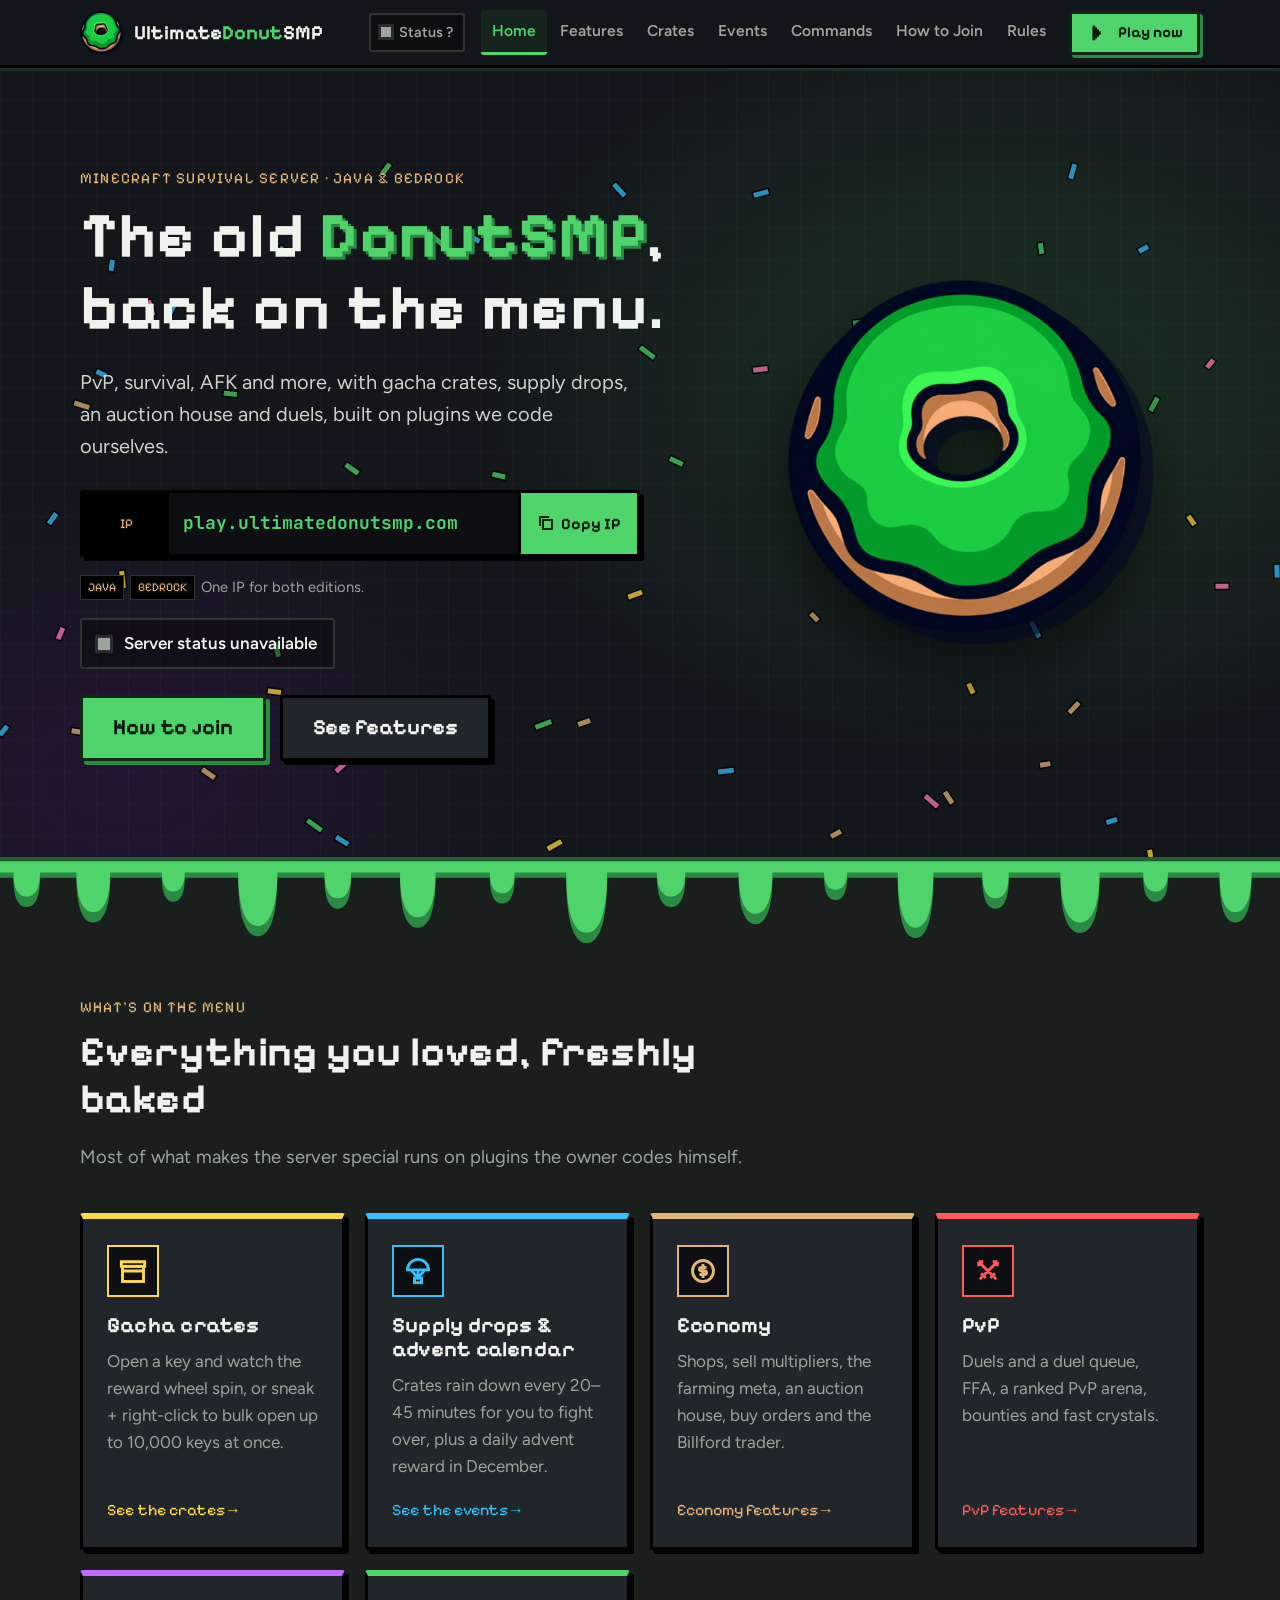
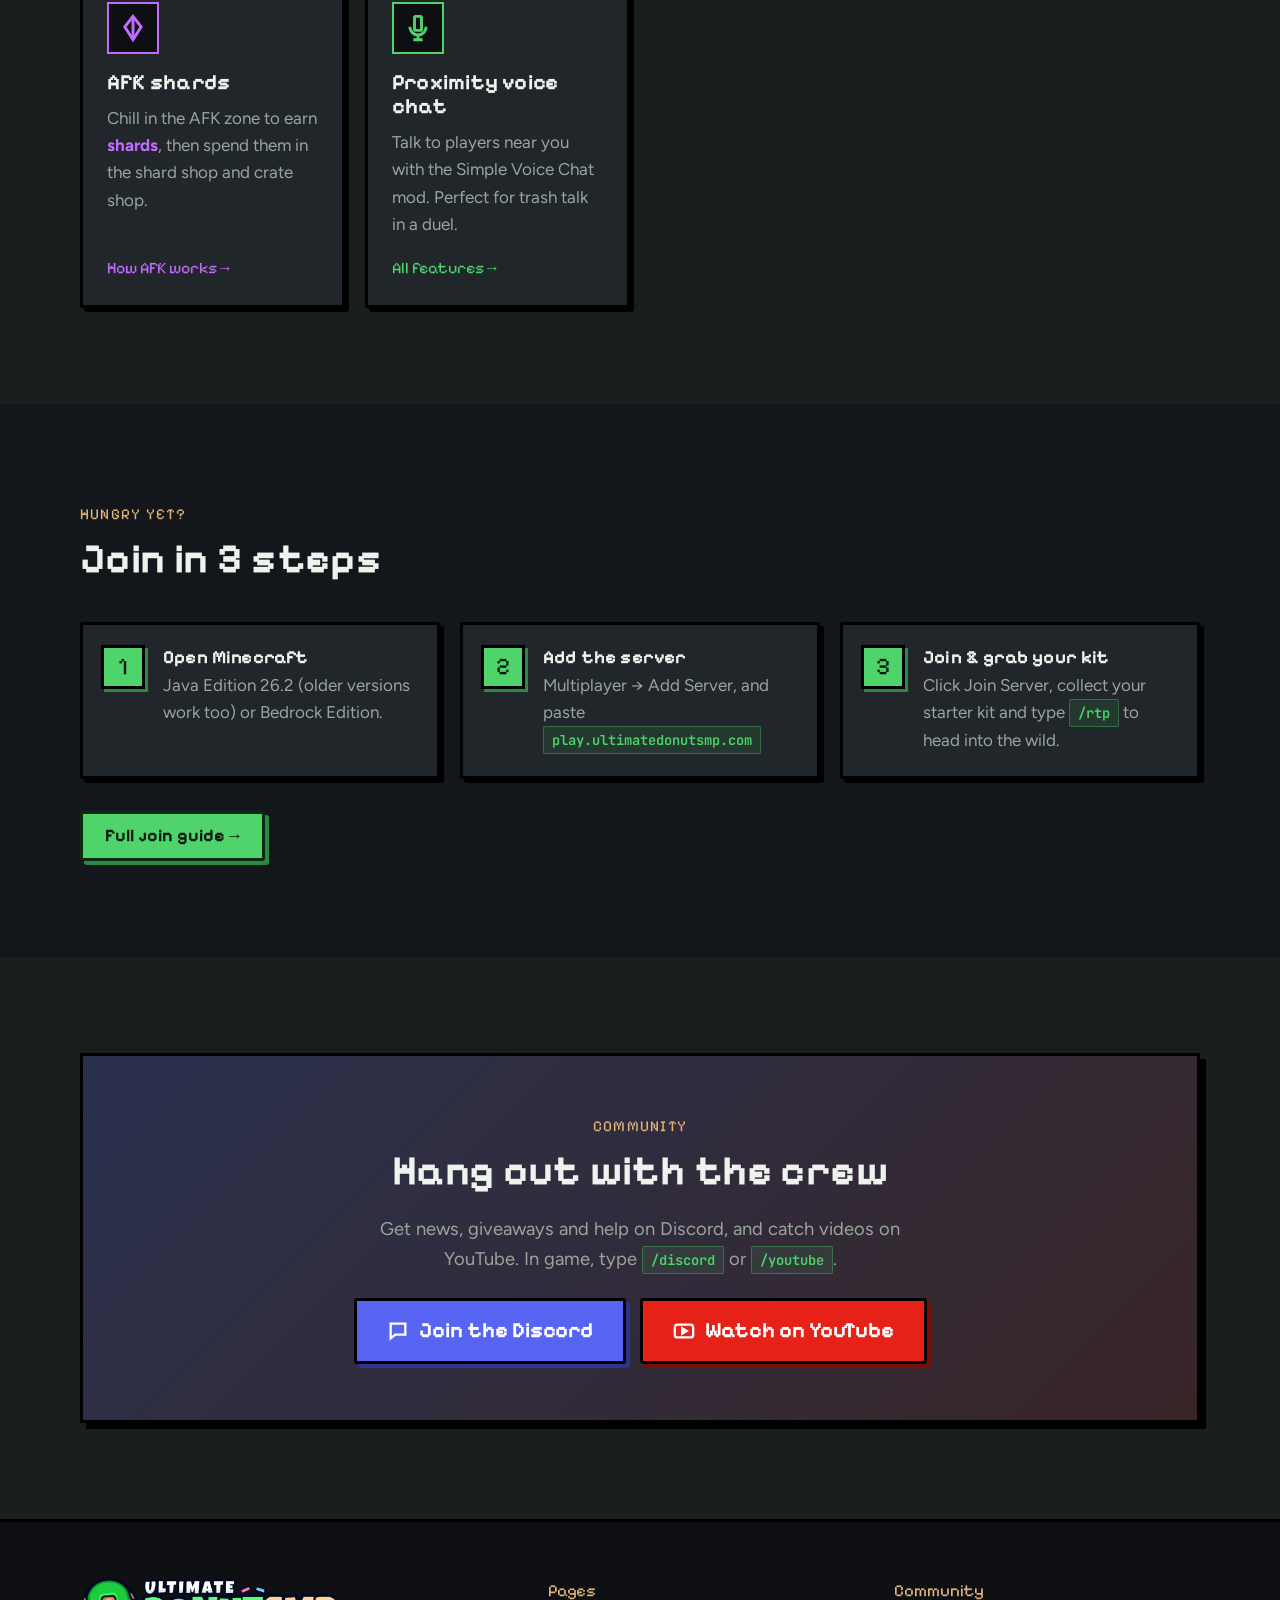
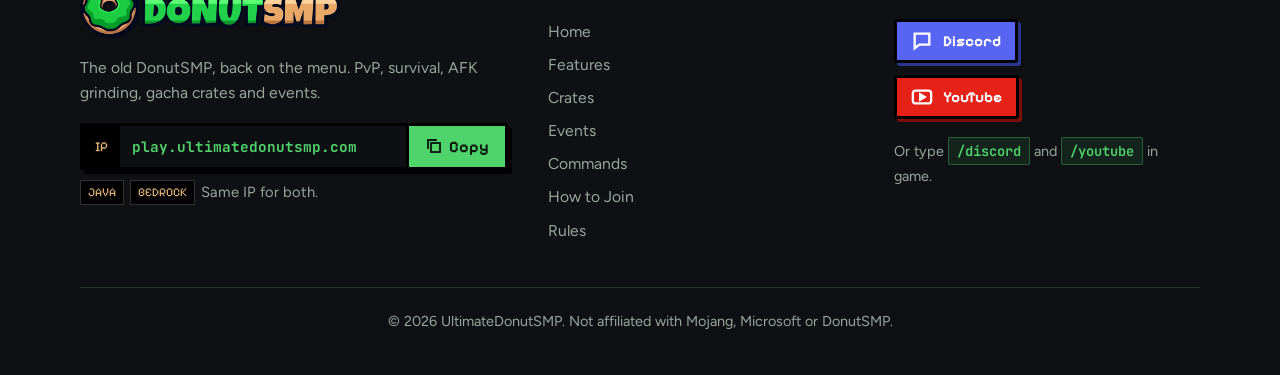
<file: index.html>
<!DOCTYPE html>
<html lang="en">
<head>
  <meta charset="utf-8">
  <meta name="viewport" content="width=device-width, initial-scale=1">
  <title>UltimateDonutSMP – The old DonutSMP, back on the menu</title>
  <meta name="description" content="UltimateDonutSMP is a Minecraft survival server inspired by the old DonutSMP: PvP, AFK shards, gacha crates, supply drops, an auction house and duels. Java and Bedrock.">
  <meta name="theme-color" content="#4FD36B">
  <!-- Favicon -->
  <link rel="icon" type="image/png" href="assets/favicon.png">
  <link rel="apple-touch-icon" href="assets/apple-touch-icon.png">

  <!-- Open Graph (link previews on Discord, etc.)
       TIP: once you have a domain, change og:image to a full URL,
       e.g. https://yourdomain.com/assets/logo.png -->
  <meta property="og:type" content="website">
  <meta property="og:site_name" content="UltimateDonutSMP">
  <meta property="og:title" content="UltimateDonutSMP – The old DonutSMP, back on the menu">
  <meta property="og:description" content="UltimateDonutSMP is a Minecraft survival server inspired by the old DonutSMP: PvP, AFK shards, gacha crates, supply drops, an auction house and duels. Java and Bedrock.">
  <meta property="og:image" content="assets/logo.png">
  <meta name="twitter:card" content="summary">

  <!-- Fonts: Pixelify Sans (headings), Figtree (body), JetBrains Mono (commands) -->
  <link rel="preconnect" href="https://fonts.googleapis.com">
  <link rel="preconnect" href="https://fonts.gstatic.com" crossorigin>
  <link href="https://fonts.googleapis.com/css2?family=Figtree:wght@400;500;600;700;800&family=JetBrains+Mono:wght@500;600;700&family=Pixelify+Sans:wght@500;700&display=swap" rel="stylesheet">

  <link rel="stylesheet" href="assets/css/style.css">
  <!-- Marks that JavaScript is on (used for fade-in animations) -->
  <script>document.documentElement.classList.add("js");</script>
  <script src="assets/js/main.js" defer></script>
</head>
<body>
  <a class="skip-link" href="#main">Skip to content</a>

  <!-- ===== HEADER (same on every page) ===== -->
  <header class="site-header">
    <div class="container">
      <a class="brand" href="index.html">
        <img src="assets/logo.png" alt="" width="44" height="44">
        <span>Ultimate<b>Donut</b>SMP</span>
      </a>
      <!-- Live player count (filled in by main.js, refreshes every 60s). Hidden without JavaScript. -->
      <a class="header-status" href="index.html#server-status" data-status-badge data-state="loading" hidden>
        <span class="status__dot" aria-hidden="true"></span>
        <span class="header-status__text">…</span>
      </a>
      <button class="nav-toggle" type="button" aria-expanded="false" aria-controls="site-nav" aria-label="Open menu">
        <span></span><span></span><span></span>
      </button>
      <nav class="nav" id="site-nav" aria-label="Main">
        <ul class="nav__list">
          <li><a class="nav__link" href="index.html" aria-current="page">Home</a></li>
          <li><a class="nav__link" href="features.html">Features</a></li>
          <li><a class="nav__link" href="crates.html">Crates</a></li>
          <li><a class="nav__link" href="events.html">Events</a></li>
          <li><a class="nav__link" href="commands.html">Commands</a></li>
          <li><a class="nav__link" href="join.html">How to Join</a></li>
          <li><a class="nav__link" href="rules.html">Rules</a></li>
          <li class="nav__play">
            <!-- Copies the server IP. Without JavaScript it links to the join page. -->
            <a class="btn btn--primary btn--small" href="join.html" data-copy="play.ultimatedonutsmp.com" data-copy-toast="IP copied! See you in game">
              <svg viewBox="0 0 24 24" aria-hidden="true"><path fill="currentColor" d="M7 4h3v2h2v2h2v2h2v4h-2v2h-2v2h-2v2H7z"/></svg>
              Play now
            </a>
          </li>
        </ul>
      </nav>
    </div>
  </header>

  <main id="main">

    <!-- ===== HERO ===== -->
    <section class="hero" aria-labelledby="hero-title">
      <!-- Falling sprinkles (drawn by main.js, hidden for reduced motion) -->
      <canvas class="sprinkles" id="sprinkles" aria-hidden="true"></canvas>

      <div class="container hero__inner">
        <div>
          <span class="eyebrow">Minecraft survival server · Java &amp; Bedrock</span>
          <h1 id="hero-title">The old <span class="text-green">DonutSMP</span>, back on the menu.</h1>
          <p class="hero__intro">PvP, survival, AFK and more, with gacha crates, supply drops, an auction house and duels, built on plugins we code ourselves.</p>

          <!-- IP boxes -->
          <div class="ip-stack">
            <div class="copy-box ip-box">
              <span class="copy-box__label">IP</span>
              <code class="copy-box__value" id="ip">play.ultimatedonutsmp.com</code>
              <button class="copy-btn" type="button" data-copy="play.ultimatedonutsmp.com" data-copy-target="#ip" aria-label="Copy server IP">
                <svg viewBox="0 0 24 24" fill="none" stroke="currentColor" stroke-width="2.5" aria-hidden="true"><rect x="8" y="8" width="12" height="12"/><path d="M4 16V4h12"/></svg>
                <span data-copy-label>Copy IP</span>
              </button>
            </div>
          </div>
          <p class="ip-note"><span class="ip-note__tag">JAVA</span><span class="ip-note__tag">BEDROCK</span> One IP for both editions.</p>

          <!-- Live status (filled in by main.js from api.mcsrvstat.us) -->
          <div class="status" id="server-status" data-state="loading" aria-live="polite">
            <span class="status__dot" aria-hidden="true"></span>
            <span class="status__text">Checking server status…</span>
          </div>

          <div class="btn-row">
            <a class="btn btn--primary btn--big" href="join.html">How to join</a>
            <a class="btn btn--big" href="features.html">See features</a>
          </div>
        </div>

        <div class="hero__art">
          <img class="hero__logo" src="assets/logo.png" alt="UltimateDonutSMP logo: a green-frosted donut" width="512" height="512">
        </div>
      </div>

    </section>

    <!-- Green frosting drip edge under the hero (decorative) -->
    <div class="drip" aria-hidden="true">
      <svg viewBox="0 0 1440 104" preserveAspectRatio="none">
        <path fill="#2A8A43" d="M0 0H1440V24L1408 24C1408 58 1402 76 1390 76C1378 76 1372 58 1372 24L1314 24C1314 42 1309 52 1300 52C1291 52 1286 42 1286 24L1237 24C1237 66 1229 88 1215 88C1201 88 1193 66 1193 24L1135 24C1135 47 1130 60 1120 60C1110 60 1105 47 1105 24L1050 24C1050 70 1043 94 1030 94C1017 94 1010 70 1010 24L953 24C953 41 948 50 940 50C932 50 927 41 927 24L869 24C869 59 862 78 850 78C838 78 831 59 831 24L771 24C771 46 765 58 755 58C745 58 739 46 739 24L683 24C683 73 675 100 660 100C645 100 637 73 637 24L579 24C579 44 574 54 565 54C556 54 551 44 551 24L490 24C490 62 483 82 470 82C457 82 450 62 450 24L395 24C395 47 390 60 380 60C370 60 365 47 365 24L312 24C312 68 304 92 290 92C276 92 268 68 268 24L208 24C208 42 203 52 195 52C187 52 182 42 182 24L124 24C124 58 117 76 105 76C93 76 86 58 86 24L45 24C45 46 40 58 30 58C20 58 15 46 15 24L0 24Z"/>
        <path fill="#4FD36B" d="M0 0H1440V18L1408 18C1408 48 1402 64 1390 64C1378 64 1372 48 1372 18L1314 18C1314 32 1309 40 1300 40C1291 40 1286 32 1286 18L1237 18C1237 56 1229 76 1215 76C1201 76 1193 56 1193 18L1135 18C1135 38 1130 48 1120 48C1110 48 1105 38 1105 18L1050 18C1050 60 1043 82 1030 82C1017 82 1010 60 1010 18L953 18C953 31 948 38 940 38C932 38 927 31 927 18L869 18C869 49 862 66 850 66C838 66 831 49 831 18L771 18C771 36 765 46 755 46C745 46 739 36 739 18L683 18C683 64 675 88 660 88C645 88 637 64 637 18L579 18C579 34 574 42 565 42C556 42 551 34 551 18L490 18C490 52 483 70 470 70C457 70 450 52 450 18L395 18C395 38 390 48 380 48C370 48 365 38 365 18L312 18C312 58 304 80 290 80C276 80 268 58 268 18L208 18C208 32 203 40 195 40C187 40 182 32 182 18L124 18C124 48 117 64 105 64C93 64 86 48 86 18L45 18C45 36 40 46 30 46C20 46 15 36 15 18L0 18Z"/>
        <rect y="0" width="1440" height="5" fill="#000" opacity=".55"/>
      </svg>
    </div>

    <!-- ===== FEATURE HIGHLIGHTS ===== -->
    <section class="section section--raised" aria-labelledby="highlights-title">
      <div class="container">
        <div class="section__head reveal">
          <span class="eyebrow">What's on the menu</span>
          <h2 id="highlights-title">Everything you loved, freshly baked</h2>
          <p class="lead">Most of what makes the server special runs on plugins the owner codes himself.</p>
        </div>

        <div class="grid grid--3">
          <a class="card card--yellow reveal" href="crates.html">
            <span class="card__icon"><svg viewBox="0 0 24 24" fill="none" stroke="currentColor" stroke-width="2.5" aria-hidden="true"><rect x="3" y="8" width="18" height="13"/><path d="M3 12h18M2 4h20v4H2z"/></svg></span>
            <h3>Gacha crates</h3>
            <p>Open a key and watch the reward wheel spin, or sneak + right-click to bulk open up to 10,000 keys at once.</p>
            <span class="card__more">See the crates →</span>
          </a>
          <a class="card card--blue reveal" href="events.html">
            <span class="card__icon"><svg viewBox="0 0 24 24" fill="none" stroke="currentColor" stroke-width="2.5" aria-hidden="true"><path d="M3 11a9 9 0 0 1 18 0zM6 11l6 7 6-7M12 11v7"/><rect x="9" y="18" width="6" height="4"/></svg></span>
            <h3>Supply drops &amp; advent calendar</h3>
            <p>Crates rain down every 20–45 minutes for you to fight over, plus a daily advent reward in December.</p>
            <span class="card__more">See the events →</span>
          </a>
          <a class="card card--tan reveal" href="features.html#economy">
            <span class="card__icon"><svg viewBox="0 0 24 24" fill="none" stroke="currentColor" stroke-width="2.5" aria-hidden="true"><circle cx="12" cy="12" r="9"/><path d="M12 6v12M15 9h-4.5a1.5 1.5 0 0 0 0 3h3a1.5 1.5 0 0 1 0 3H9"/></svg></span>
            <h3>Economy</h3>
            <p>Shops, sell multipliers, the farming meta, an auction house, buy orders and the Billford trader.</p>
            <span class="card__more">Economy features →</span>
          </a>
          <a class="card card--red reveal" href="features.html#pvp">
            <span class="card__icon"><svg viewBox="0 0 24 24" fill="none" stroke="currentColor" stroke-width="2.5" aria-hidden="true"><path d="M4 4l11 11M4 4h4M4 4v4M20 4L9 15M20 4h-4M20 4v4M6 14l4 4M18 14l-4 4M5 19l2-2M19 19l-2-2"/></svg></span>
            <h3>PvP</h3>
            <p>Duels and a duel queue, FFA, a ranked PvP arena, bounties and fast crystals.</p>
            <span class="card__more">PvP features →</span>
          </a>
          <a class="card card--purple reveal" href="features.html#afk">
            <span class="card__icon"><svg viewBox="0 0 24 24" fill="none" stroke="currentColor" stroke-width="2.5" aria-hidden="true"><path d="M12 2l7 9-7 11-7-11z"/><path d="M12 2v20"/></svg></span>
            <h3>AFK shards</h3>
            <p>Chill in the AFK zone to earn <span class="shards">shards</span>, then spend them in the shard shop and crate shop.</p>
            <span class="card__more">How AFK works →</span>
          </a>
          <a class="card reveal" href="features.html#voice">
            <span class="card__icon"><svg viewBox="0 0 24 24" fill="none" stroke="currentColor" stroke-width="2.5" aria-hidden="true"><rect x="9" y="2" width="6" height="12" rx="1"/><path d="M5 11a7 7 0 0 0 14 0M12 18v4M8 22h8"/></svg></span>
            <h3>Proximity voice chat</h3>
            <p>Talk to players near you with the Simple Voice Chat mod. Perfect for trash talk in a duel.</p>
            <span class="card__more">All features →</span>
          </a>
        </div>
      </div>
    </section>

    <!-- ===== JOIN IN 3 STEPS ===== -->
    <section class="section" aria-labelledby="steps-title">
      <div class="container">
        <div class="section__head reveal">
          <span class="eyebrow">Hungry yet?</span>
          <h2 id="steps-title">Join in 3 steps</h2>
        </div>
        <ol class="steps">
          <li class="reveal">
            <h3>Open Minecraft</h3>
            <p>Java Edition 26.2 (older versions work too) or Bedrock Edition.</p>
          </li>
          <li class="reveal">
            <h3>Add the server</h3>
            <p>Multiplayer → Add Server, and paste <code class="cmd">play.ultimatedonutsmp.com</code></p>
          </li>
          <li class="reveal">
            <h3>Join &amp; grab your kit</h3>
            <p>Click Join Server, collect your starter kit and type <span class="cmd">/rtp</span> to head into the wild.</p>
          </li>
        </ol>
        <a class="btn btn--primary reveal" href="join.html">Full join guide →</a>
      </div>
    </section>

    <!-- ===== COMMUNITY ===== -->
    <section class="section section--raised" aria-labelledby="community-title">
      <div class="container">
        <div class="community reveal">
          <span class="eyebrow">Community</span>
          <h2 id="community-title">Hang out with the crew</h2>
          <p class="lead" style="margin:0 auto;max-width:560px">Get news, giveaways and help on Discord, and catch videos on YouTube. In game, type <span class="cmd">/discord</span> or <span class="cmd">/youtube</span>.</p>
          <div class="btn-row">
            <a class="btn btn--discord btn--big" href="https://discord.gg/rgKhkx2fFa" target="_blank" rel="noopener">
              <svg viewBox="0 0 24 24" fill="none" stroke="currentColor" stroke-width="2.5" aria-hidden="true"><path d="M4 4h16v12H9l-5 4z"/><path d="M8.5 10h.01M12 10h.01M15.5 10h.01"/></svg>
              Join the Discord
            </a>
            <a class="btn btn--youtube btn--big" href="https://youtube.com/@ultimatedonutsmp" target="_blank" rel="noopener">
              <svg viewBox="0 0 24 24" fill="none" stroke="currentColor" stroke-width="2.5" aria-hidden="true"><rect x="2" y="5" width="20" height="14" rx="3"/><path d="M10 9l5 3-5 3z" fill="currentColor"/></svg>
              Watch on YouTube
            </a>
          </div>
        </div>
      </div>
    </section>
  </main>

  <!-- ===== FOOTER (same on every page) ===== -->
  <footer class="site-footer">
    <div class="container">
      <div class="footer-grid">
        <div class="footer-brand">
          <img src="assets/logo-wordmark.png" alt="UltimateDonutSMP" width="900" height="210" loading="lazy">
          <p>The old DonutSMP, back on the menu. PvP, survival, AFK grinding, gacha crates and events.</p>
          <div class="footer-ips">
            <div class="copy-box">
              <span class="copy-box__label">IP</span>
              <code class="copy-box__value" id="f-ip">play.ultimatedonutsmp.com</code>
              <button class="copy-btn" type="button" data-copy="play.ultimatedonutsmp.com" data-copy-target="#f-ip" aria-label="Copy server IP">
                <svg viewBox="0 0 24 24" fill="none" stroke="currentColor" stroke-width="2.5" aria-hidden="true"><rect x="8" y="8" width="12" height="12"/><path d="M4 16V4h12"/></svg>
                <span data-copy-label>Copy</span>
              </button>
            </div>
          </div>
          <p class="ip-note" style="margin-top:10px"><span class="ip-note__tag">JAVA</span><span class="ip-note__tag">BEDROCK</span> Same IP for both.</p>
        </div>

        <nav aria-label="Footer">
          <div class="footer-title">Pages</div>
          <ul class="footer-links">
            <li><a href="index.html">Home</a></li>
            <li><a href="features.html">Features</a></li>
            <li><a href="crates.html">Crates</a></li>
            <li><a href="events.html">Events</a></li>
            <li><a href="commands.html">Commands</a></li>
            <li><a href="join.html">How to Join</a></li>
            <li><a href="rules.html">Rules</a></li>
          </ul>
        </nav>

        <div>
          <div class="footer-title">Community</div>
          <div class="footer-social">
            <a class="btn btn--discord btn--small" href="https://discord.gg/rgKhkx2fFa" target="_blank" rel="noopener">
              <svg viewBox="0 0 24 24" fill="none" stroke="currentColor" stroke-width="2.5" aria-hidden="true"><path d="M4 4h16v12H9l-5 4z"/><path d="M8.5 10h.01M12 10h.01M15.5 10h.01"/></svg>
              Discord
            </a>
            <a class="btn btn--youtube btn--small" href="https://youtube.com/@ultimatedonutsmp" target="_blank" rel="noopener">
              <svg viewBox="0 0 24 24" fill="none" stroke="currentColor" stroke-width="2.5" aria-hidden="true"><rect x="2" y="5" width="20" height="14" rx="3"/><path d="M10 9l5 3-5 3z" fill="currentColor"/></svg>
              YouTube
            </a>
            <p class="muted" style="margin:6px 0 0;font-size:.9rem">Or type <span class="cmd">/discord</span> and <span class="cmd">/youtube</span> in game.</p>
          </div>
        </div>
      </div>

      <p class="footer-bottom">© 2026 UltimateDonutSMP. Not affiliated with Mojang, Microsoft or DonutSMP.</p>
    </div>
  </footer>
</body>
</html>
</file>
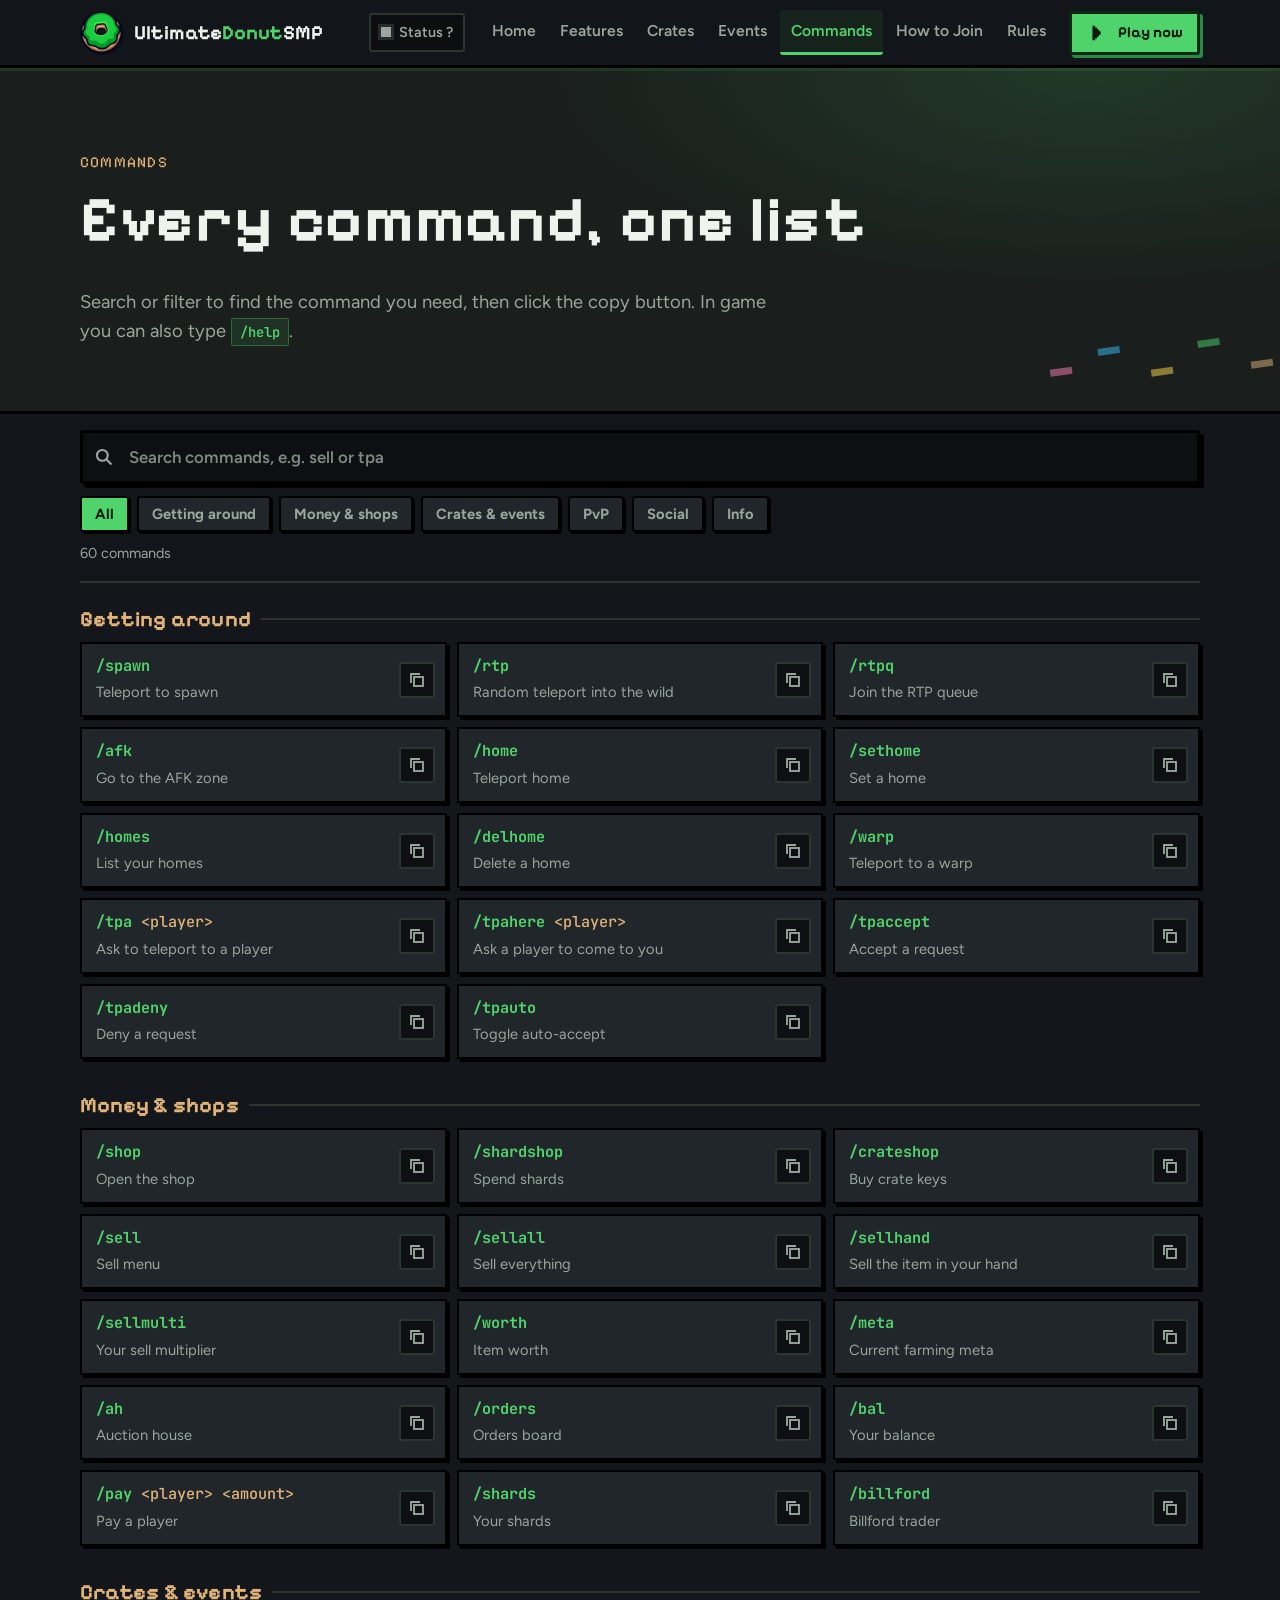
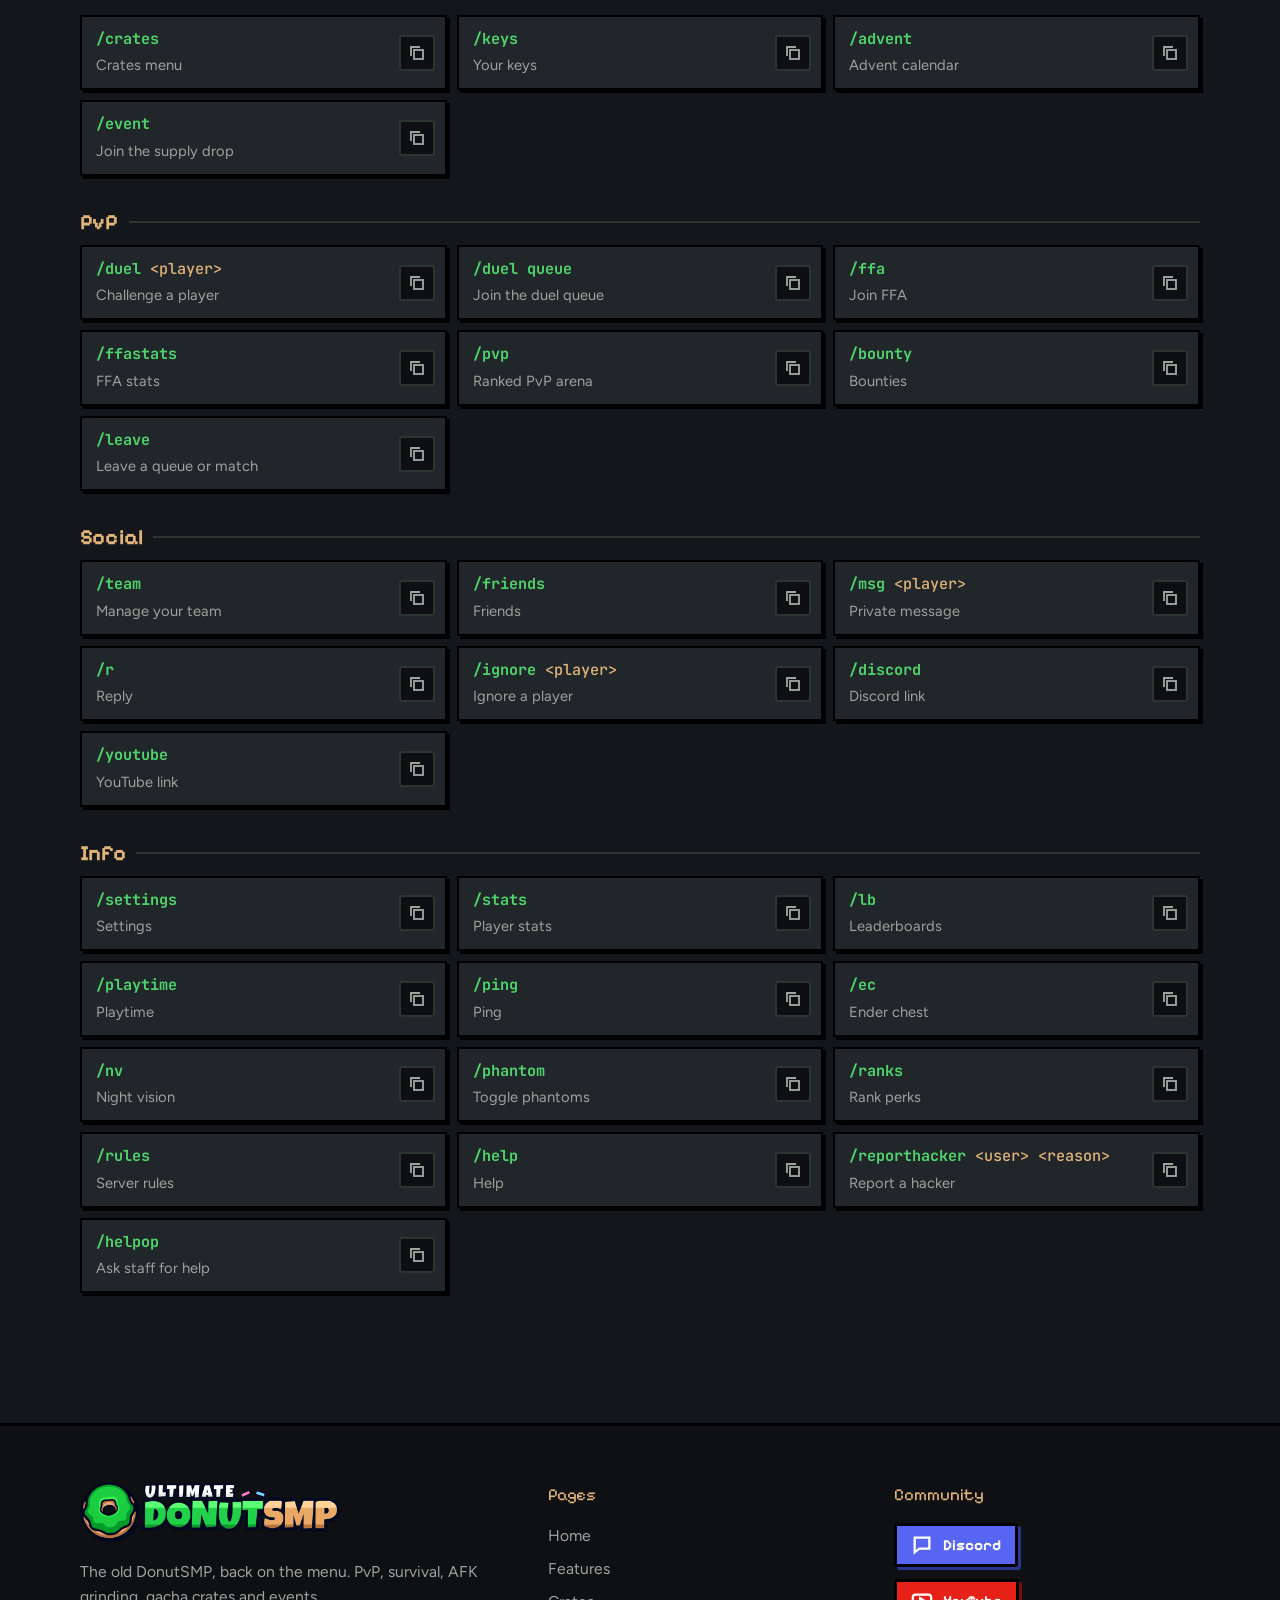
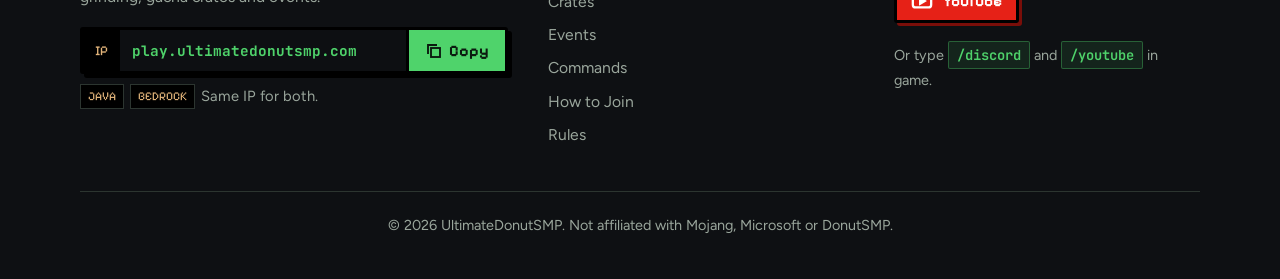
<file: commands.html>
<!DOCTYPE html>
<html lang="en">
<head>
  <meta charset="utf-8">
  <meta name="viewport" content="width=device-width, initial-scale=1">
  <title>Commands – UltimateDonutSMP</title>
  <meta name="description" content="Searchable list of every UltimateDonutSMP command: teleports, shops and selling, crates and events, PvP, social and info commands, with one-click copy.">
  <meta name="theme-color" content="#4FD36B">
  <!-- Favicon -->
  <link rel="icon" type="image/png" href="assets/favicon.png">
  <link rel="apple-touch-icon" href="assets/apple-touch-icon.png">

  <!-- Open Graph (link previews on Discord, etc.)
       TIP: once you have a domain, change og:image to a full URL,
       e.g. https://yourdomain.com/assets/logo.png -->
  <meta property="og:type" content="website">
  <meta property="og:site_name" content="UltimateDonutSMP">
  <meta property="og:title" content="Commands – UltimateDonutSMP">
  <meta property="og:description" content="Searchable list of every UltimateDonutSMP command: teleports, shops and selling, crates and events, PvP, social and info commands, with one-click copy.">
  <meta property="og:image" content="assets/logo.png">
  <meta name="twitter:card" content="summary">

  <!-- Fonts: Pixelify Sans (headings), Figtree (body), JetBrains Mono (commands) -->
  <link rel="preconnect" href="https://fonts.googleapis.com">
  <link rel="preconnect" href="https://fonts.gstatic.com" crossorigin>
  <link href="https://fonts.googleapis.com/css2?family=Figtree:wght@400;500;600;700;800&family=JetBrains+Mono:wght@500;600;700&family=Pixelify+Sans:wght@500;700&display=swap" rel="stylesheet">

  <link rel="stylesheet" href="assets/css/style.css">
  <!-- Marks that JavaScript is on (used for fade-in animations) -->
  <script>document.documentElement.classList.add("js");</script>
  <script src="assets/js/main.js" defer></script>
</head>
<body>
  <a class="skip-link" href="#main">Skip to content</a>

  <!-- ===== HEADER (same on every page) ===== -->
  <header class="site-header">
    <div class="container">
      <a class="brand" href="index.html">
        <img src="assets/logo.png" alt="" width="44" height="44">
        <span>Ultimate<b>Donut</b>SMP</span>
      </a>
      <!-- Live player count (filled in by main.js, refreshes every 60s). Hidden without JavaScript. -->
      <a class="header-status" href="index.html#server-status" data-status-badge data-state="loading" hidden>
        <span class="status__dot" aria-hidden="true"></span>
        <span class="header-status__text">…</span>
      </a>
      <button class="nav-toggle" type="button" aria-expanded="false" aria-controls="site-nav" aria-label="Open menu">
        <span></span><span></span><span></span>
      </button>
      <nav class="nav" id="site-nav" aria-label="Main">
        <ul class="nav__list">
          <li><a class="nav__link" href="index.html">Home</a></li>
          <li><a class="nav__link" href="features.html">Features</a></li>
          <li><a class="nav__link" href="crates.html">Crates</a></li>
          <li><a class="nav__link" href="events.html">Events</a></li>
          <li><a class="nav__link" href="commands.html" aria-current="page">Commands</a></li>
          <li><a class="nav__link" href="join.html">How to Join</a></li>
          <li><a class="nav__link" href="rules.html">Rules</a></li>
          <li class="nav__play">
            <!-- Copies the server IP. Without JavaScript it links to the join page. -->
            <a class="btn btn--primary btn--small" href="join.html" data-copy="play.ultimatedonutsmp.com" data-copy-toast="IP copied! See you in game">
              <svg viewBox="0 0 24 24" aria-hidden="true"><path fill="currentColor" d="M7 4h3v2h2v2h2v2h2v4h-2v2h-2v2h-2v2H7z"/></svg>
              Play now
            </a>
          </li>
        </ul>
      </nav>
    </div>
  </header>

  <main id="main">
    <section class="page-hero">
      <div class="container">
        <span class="eyebrow">Commands</span>
        <h1>Every command, one list</h1>
        <p class="lead">Search or filter to find the command you need, then click the copy button. In game you can also type <span class="cmd">/help</span>.</p>
      </div>
    </section>

    <section class="section" style="padding-top:0">
      <div class="container">
        <!-- Search + filters (sticky) -->
        <div class="cmd-tools">
          <div class="search">
            <svg viewBox="0 0 24 24" fill="none" stroke="currentColor" stroke-width="2.5" aria-hidden="true"><circle cx="10" cy="10" r="6.5"/><path d="M15 15l6 6"/></svg>
            <label class="sr-only" for="cmd-search">Search commands</label>
            <input type="search" id="cmd-search" placeholder="Search commands, e.g. sell or tpa" autocomplete="off" spellcheck="false">
          </div>
          <div class="filters" role="group" aria-label="Filter by category">
            <button class="filter" type="button" data-filter="all" aria-pressed="true">All</button>
            <button class="filter" type="button" data-filter="travel" aria-pressed="false">Getting around</button>
            <button class="filter" type="button" data-filter="money" aria-pressed="false">Money &amp; shops</button>
            <button class="filter" type="button" data-filter="crates" aria-pressed="false">Crates &amp; events</button>
            <button class="filter" type="button" data-filter="pvp" aria-pressed="false">PvP</button>
            <button class="filter" type="button" data-filter="social" aria-pressed="false">Social</button>
            <button class="filter" type="button" data-filter="info" aria-pressed="false">Info</button>
          </div>
          <p class="cmd-count" id="cmd-count" aria-live="polite">60 commands</p>
        </div>

        <!-- To add a command: copy a <li class="cmd-row"> line into the right group -->
        <section class="cmd-group" data-cat="travel" aria-label="Getting around">
          <h2>Getting around</h2>
          <ul class="cmd-table">
            <li class="cmd-row"><div class="cmd-row__text"><code>/spawn</code><span>Teleport to spawn</span></div><button class="icon-copy" type="button" data-copy="/spawn" aria-label="Copy /spawn"><svg viewBox="0 0 24 24" fill="none" stroke="currentColor" stroke-width="2.5" aria-hidden="true"><rect x="8" y="8" width="12" height="12"/><path d="M4 16V4h12"/></svg></button></li>
            <li class="cmd-row"><div class="cmd-row__text"><code>/rtp</code><span>Random teleport into the wild</span></div><button class="icon-copy" type="button" data-copy="/rtp" aria-label="Copy /rtp"><svg viewBox="0 0 24 24" fill="none" stroke="currentColor" stroke-width="2.5" aria-hidden="true"><rect x="8" y="8" width="12" height="12"/><path d="M4 16V4h12"/></svg></button></li>
            <li class="cmd-row"><div class="cmd-row__text"><code>/rtpq</code><span>Join the RTP queue</span></div><button class="icon-copy" type="button" data-copy="/rtpq" aria-label="Copy /rtpq"><svg viewBox="0 0 24 24" fill="none" stroke="currentColor" stroke-width="2.5" aria-hidden="true"><rect x="8" y="8" width="12" height="12"/><path d="M4 16V4h12"/></svg></button></li>
            <li class="cmd-row"><div class="cmd-row__text"><code>/afk</code><span>Go to the AFK zone</span></div><button class="icon-copy" type="button" data-copy="/afk" aria-label="Copy /afk"><svg viewBox="0 0 24 24" fill="none" stroke="currentColor" stroke-width="2.5" aria-hidden="true"><rect x="8" y="8" width="12" height="12"/><path d="M4 16V4h12"/></svg></button></li>
            <li class="cmd-row"><div class="cmd-row__text"><code>/home</code><span>Teleport home</span></div><button class="icon-copy" type="button" data-copy="/home" aria-label="Copy /home"><svg viewBox="0 0 24 24" fill="none" stroke="currentColor" stroke-width="2.5" aria-hidden="true"><rect x="8" y="8" width="12" height="12"/><path d="M4 16V4h12"/></svg></button></li>
            <li class="cmd-row"><div class="cmd-row__text"><code>/sethome</code><span>Set a home</span></div><button class="icon-copy" type="button" data-copy="/sethome" aria-label="Copy /sethome"><svg viewBox="0 0 24 24" fill="none" stroke="currentColor" stroke-width="2.5" aria-hidden="true"><rect x="8" y="8" width="12" height="12"/><path d="M4 16V4h12"/></svg></button></li>
            <li class="cmd-row"><div class="cmd-row__text"><code>/homes</code><span>List your homes</span></div><button class="icon-copy" type="button" data-copy="/homes" aria-label="Copy /homes"><svg viewBox="0 0 24 24" fill="none" stroke="currentColor" stroke-width="2.5" aria-hidden="true"><rect x="8" y="8" width="12" height="12"/><path d="M4 16V4h12"/></svg></button></li>
            <li class="cmd-row"><div class="cmd-row__text"><code>/delhome</code><span>Delete a home</span></div><button class="icon-copy" type="button" data-copy="/delhome" aria-label="Copy /delhome"><svg viewBox="0 0 24 24" fill="none" stroke="currentColor" stroke-width="2.5" aria-hidden="true"><rect x="8" y="8" width="12" height="12"/><path d="M4 16V4h12"/></svg></button></li>
            <li class="cmd-row"><div class="cmd-row__text"><code>/warp</code><span>Teleport to a warp</span></div><button class="icon-copy" type="button" data-copy="/warp" aria-label="Copy /warp"><svg viewBox="0 0 24 24" fill="none" stroke="currentColor" stroke-width="2.5" aria-hidden="true"><rect x="8" y="8" width="12" height="12"/><path d="M4 16V4h12"/></svg></button></li>
            <li class="cmd-row"><div class="cmd-row__text"><code>/tpa <i>&lt;player&gt;</i></code><span>Ask to teleport to a player</span></div><button class="icon-copy" type="button" data-copy="/tpa" aria-label="Copy /tpa"><svg viewBox="0 0 24 24" fill="none" stroke="currentColor" stroke-width="2.5" aria-hidden="true"><rect x="8" y="8" width="12" height="12"/><path d="M4 16V4h12"/></svg></button></li>
            <li class="cmd-row"><div class="cmd-row__text"><code>/tpahere <i>&lt;player&gt;</i></code><span>Ask a player to come to you</span></div><button class="icon-copy" type="button" data-copy="/tpahere" aria-label="Copy /tpahere"><svg viewBox="0 0 24 24" fill="none" stroke="currentColor" stroke-width="2.5" aria-hidden="true"><rect x="8" y="8" width="12" height="12"/><path d="M4 16V4h12"/></svg></button></li>
            <li class="cmd-row"><div class="cmd-row__text"><code>/tpaccept</code><span>Accept a request</span></div><button class="icon-copy" type="button" data-copy="/tpaccept" aria-label="Copy /tpaccept"><svg viewBox="0 0 24 24" fill="none" stroke="currentColor" stroke-width="2.5" aria-hidden="true"><rect x="8" y="8" width="12" height="12"/><path d="M4 16V4h12"/></svg></button></li>
            <li class="cmd-row"><div class="cmd-row__text"><code>/tpadeny</code><span>Deny a request</span></div><button class="icon-copy" type="button" data-copy="/tpadeny" aria-label="Copy /tpadeny"><svg viewBox="0 0 24 24" fill="none" stroke="currentColor" stroke-width="2.5" aria-hidden="true"><rect x="8" y="8" width="12" height="12"/><path d="M4 16V4h12"/></svg></button></li>
            <li class="cmd-row"><div class="cmd-row__text"><code>/tpauto</code><span>Toggle auto-accept</span></div><button class="icon-copy" type="button" data-copy="/tpauto" aria-label="Copy /tpauto"><svg viewBox="0 0 24 24" fill="none" stroke="currentColor" stroke-width="2.5" aria-hidden="true"><rect x="8" y="8" width="12" height="12"/><path d="M4 16V4h12"/></svg></button></li>
          </ul>
        </section>
        <section class="cmd-group" data-cat="money" aria-label="Money &amp; shops">
          <h2>Money &amp; shops</h2>
          <ul class="cmd-table">
            <li class="cmd-row"><div class="cmd-row__text"><code>/shop</code><span>Open the shop</span></div><button class="icon-copy" type="button" data-copy="/shop" aria-label="Copy /shop"><svg viewBox="0 0 24 24" fill="none" stroke="currentColor" stroke-width="2.5" aria-hidden="true"><rect x="8" y="8" width="12" height="12"/><path d="M4 16V4h12"/></svg></button></li>
            <li class="cmd-row"><div class="cmd-row__text"><code>/shardshop</code><span>Spend shards</span></div><button class="icon-copy" type="button" data-copy="/shardshop" aria-label="Copy /shardshop"><svg viewBox="0 0 24 24" fill="none" stroke="currentColor" stroke-width="2.5" aria-hidden="true"><rect x="8" y="8" width="12" height="12"/><path d="M4 16V4h12"/></svg></button></li>
            <li class="cmd-row"><div class="cmd-row__text"><code>/crateshop</code><span>Buy crate keys</span></div><button class="icon-copy" type="button" data-copy="/crateshop" aria-label="Copy /crateshop"><svg viewBox="0 0 24 24" fill="none" stroke="currentColor" stroke-width="2.5" aria-hidden="true"><rect x="8" y="8" width="12" height="12"/><path d="M4 16V4h12"/></svg></button></li>
            <li class="cmd-row"><div class="cmd-row__text"><code>/sell</code><span>Sell menu</span></div><button class="icon-copy" type="button" data-copy="/sell" aria-label="Copy /sell"><svg viewBox="0 0 24 24" fill="none" stroke="currentColor" stroke-width="2.5" aria-hidden="true"><rect x="8" y="8" width="12" height="12"/><path d="M4 16V4h12"/></svg></button></li>
            <li class="cmd-row"><div class="cmd-row__text"><code>/sellall</code><span>Sell everything</span></div><button class="icon-copy" type="button" data-copy="/sellall" aria-label="Copy /sellall"><svg viewBox="0 0 24 24" fill="none" stroke="currentColor" stroke-width="2.5" aria-hidden="true"><rect x="8" y="8" width="12" height="12"/><path d="M4 16V4h12"/></svg></button></li>
            <li class="cmd-row"><div class="cmd-row__text"><code>/sellhand</code><span>Sell the item in your hand</span></div><button class="icon-copy" type="button" data-copy="/sellhand" aria-label="Copy /sellhand"><svg viewBox="0 0 24 24" fill="none" stroke="currentColor" stroke-width="2.5" aria-hidden="true"><rect x="8" y="8" width="12" height="12"/><path d="M4 16V4h12"/></svg></button></li>
            <li class="cmd-row"><div class="cmd-row__text"><code>/sellmulti</code><span>Your sell multiplier</span></div><button class="icon-copy" type="button" data-copy="/sellmulti" aria-label="Copy /sellmulti"><svg viewBox="0 0 24 24" fill="none" stroke="currentColor" stroke-width="2.5" aria-hidden="true"><rect x="8" y="8" width="12" height="12"/><path d="M4 16V4h12"/></svg></button></li>
            <li class="cmd-row"><div class="cmd-row__text"><code>/worth</code><span>Item worth</span></div><button class="icon-copy" type="button" data-copy="/worth" aria-label="Copy /worth"><svg viewBox="0 0 24 24" fill="none" stroke="currentColor" stroke-width="2.5" aria-hidden="true"><rect x="8" y="8" width="12" height="12"/><path d="M4 16V4h12"/></svg></button></li>
            <li class="cmd-row"><div class="cmd-row__text"><code>/meta</code><span>Current farming meta</span></div><button class="icon-copy" type="button" data-copy="/meta" aria-label="Copy /meta"><svg viewBox="0 0 24 24" fill="none" stroke="currentColor" stroke-width="2.5" aria-hidden="true"><rect x="8" y="8" width="12" height="12"/><path d="M4 16V4h12"/></svg></button></li>
            <li class="cmd-row"><div class="cmd-row__text"><code>/ah</code><span>Auction house</span></div><button class="icon-copy" type="button" data-copy="/ah" aria-label="Copy /ah"><svg viewBox="0 0 24 24" fill="none" stroke="currentColor" stroke-width="2.5" aria-hidden="true"><rect x="8" y="8" width="12" height="12"/><path d="M4 16V4h12"/></svg></button></li>
            <li class="cmd-row"><div class="cmd-row__text"><code>/orders</code><span>Orders board</span></div><button class="icon-copy" type="button" data-copy="/orders" aria-label="Copy /orders"><svg viewBox="0 0 24 24" fill="none" stroke="currentColor" stroke-width="2.5" aria-hidden="true"><rect x="8" y="8" width="12" height="12"/><path d="M4 16V4h12"/></svg></button></li>
            <li class="cmd-row"><div class="cmd-row__text"><code>/bal</code><span>Your balance</span></div><button class="icon-copy" type="button" data-copy="/bal" aria-label="Copy /bal"><svg viewBox="0 0 24 24" fill="none" stroke="currentColor" stroke-width="2.5" aria-hidden="true"><rect x="8" y="8" width="12" height="12"/><path d="M4 16V4h12"/></svg></button></li>
            <li class="cmd-row"><div class="cmd-row__text"><code>/pay <i>&lt;player&gt;</i> <i>&lt;amount&gt;</i></code><span>Pay a player</span></div><button class="icon-copy" type="button" data-copy="/pay" aria-label="Copy /pay"><svg viewBox="0 0 24 24" fill="none" stroke="currentColor" stroke-width="2.5" aria-hidden="true"><rect x="8" y="8" width="12" height="12"/><path d="M4 16V4h12"/></svg></button></li>
            <li class="cmd-row"><div class="cmd-row__text"><code>/shards</code><span>Your shards</span></div><button class="icon-copy" type="button" data-copy="/shards" aria-label="Copy /shards"><svg viewBox="0 0 24 24" fill="none" stroke="currentColor" stroke-width="2.5" aria-hidden="true"><rect x="8" y="8" width="12" height="12"/><path d="M4 16V4h12"/></svg></button></li>
            <li class="cmd-row"><div class="cmd-row__text"><code>/billford</code><span>Billford trader</span></div><button class="icon-copy" type="button" data-copy="/billford" aria-label="Copy /billford"><svg viewBox="0 0 24 24" fill="none" stroke="currentColor" stroke-width="2.5" aria-hidden="true"><rect x="8" y="8" width="12" height="12"/><path d="M4 16V4h12"/></svg></button></li>
          </ul>
        </section>
        <section class="cmd-group" data-cat="crates" aria-label="Crates &amp; events">
          <h2>Crates &amp; events</h2>
          <ul class="cmd-table">
            <li class="cmd-row"><div class="cmd-row__text"><code>/crates</code><span>Crates menu</span></div><button class="icon-copy" type="button" data-copy="/crates" aria-label="Copy /crates"><svg viewBox="0 0 24 24" fill="none" stroke="currentColor" stroke-width="2.5" aria-hidden="true"><rect x="8" y="8" width="12" height="12"/><path d="M4 16V4h12"/></svg></button></li>
            <li class="cmd-row"><div class="cmd-row__text"><code>/keys</code><span>Your keys</span></div><button class="icon-copy" type="button" data-copy="/keys" aria-label="Copy /keys"><svg viewBox="0 0 24 24" fill="none" stroke="currentColor" stroke-width="2.5" aria-hidden="true"><rect x="8" y="8" width="12" height="12"/><path d="M4 16V4h12"/></svg></button></li>
            <li class="cmd-row"><div class="cmd-row__text"><code>/advent</code><span>Advent calendar</span></div><button class="icon-copy" type="button" data-copy="/advent" aria-label="Copy /advent"><svg viewBox="0 0 24 24" fill="none" stroke="currentColor" stroke-width="2.5" aria-hidden="true"><rect x="8" y="8" width="12" height="12"/><path d="M4 16V4h12"/></svg></button></li>
            <li class="cmd-row"><div class="cmd-row__text"><code>/event</code><span>Join the supply drop</span></div><button class="icon-copy" type="button" data-copy="/event" aria-label="Copy /event"><svg viewBox="0 0 24 24" fill="none" stroke="currentColor" stroke-width="2.5" aria-hidden="true"><rect x="8" y="8" width="12" height="12"/><path d="M4 16V4h12"/></svg></button></li>
          </ul>
        </section>
        <section class="cmd-group" data-cat="pvp" aria-label="PvP">
          <h2>PvP</h2>
          <ul class="cmd-table">
            <li class="cmd-row"><div class="cmd-row__text"><code>/duel <i>&lt;player&gt;</i></code><span>Challenge a player</span></div><button class="icon-copy" type="button" data-copy="/duel" aria-label="Copy /duel"><svg viewBox="0 0 24 24" fill="none" stroke="currentColor" stroke-width="2.5" aria-hidden="true"><rect x="8" y="8" width="12" height="12"/><path d="M4 16V4h12"/></svg></button></li>
            <li class="cmd-row"><div class="cmd-row__text"><code>/duel queue</code><span>Join the duel queue</span></div><button class="icon-copy" type="button" data-copy="/duel queue" aria-label="Copy /duel queue"><svg viewBox="0 0 24 24" fill="none" stroke="currentColor" stroke-width="2.5" aria-hidden="true"><rect x="8" y="8" width="12" height="12"/><path d="M4 16V4h12"/></svg></button></li>
            <li class="cmd-row"><div class="cmd-row__text"><code>/ffa</code><span>Join FFA</span></div><button class="icon-copy" type="button" data-copy="/ffa" aria-label="Copy /ffa"><svg viewBox="0 0 24 24" fill="none" stroke="currentColor" stroke-width="2.5" aria-hidden="true"><rect x="8" y="8" width="12" height="12"/><path d="M4 16V4h12"/></svg></button></li>
            <li class="cmd-row"><div class="cmd-row__text"><code>/ffastats</code><span>FFA stats</span></div><button class="icon-copy" type="button" data-copy="/ffastats" aria-label="Copy /ffastats"><svg viewBox="0 0 24 24" fill="none" stroke="currentColor" stroke-width="2.5" aria-hidden="true"><rect x="8" y="8" width="12" height="12"/><path d="M4 16V4h12"/></svg></button></li>
            <li class="cmd-row"><div class="cmd-row__text"><code>/pvp</code><span>Ranked PvP arena</span></div><button class="icon-copy" type="button" data-copy="/pvp" aria-label="Copy /pvp"><svg viewBox="0 0 24 24" fill="none" stroke="currentColor" stroke-width="2.5" aria-hidden="true"><rect x="8" y="8" width="12" height="12"/><path d="M4 16V4h12"/></svg></button></li>
            <li class="cmd-row"><div class="cmd-row__text"><code>/bounty</code><span>Bounties</span></div><button class="icon-copy" type="button" data-copy="/bounty" aria-label="Copy /bounty"><svg viewBox="0 0 24 24" fill="none" stroke="currentColor" stroke-width="2.5" aria-hidden="true"><rect x="8" y="8" width="12" height="12"/><path d="M4 16V4h12"/></svg></button></li>
            <li class="cmd-row"><div class="cmd-row__text"><code>/leave</code><span>Leave a queue or match</span></div><button class="icon-copy" type="button" data-copy="/leave" aria-label="Copy /leave"><svg viewBox="0 0 24 24" fill="none" stroke="currentColor" stroke-width="2.5" aria-hidden="true"><rect x="8" y="8" width="12" height="12"/><path d="M4 16V4h12"/></svg></button></li>
          </ul>
        </section>
        <section class="cmd-group" data-cat="social" aria-label="Social">
          <h2>Social</h2>
          <ul class="cmd-table">
            <li class="cmd-row"><div class="cmd-row__text"><code>/team</code><span>Manage your team</span></div><button class="icon-copy" type="button" data-copy="/team" aria-label="Copy /team"><svg viewBox="0 0 24 24" fill="none" stroke="currentColor" stroke-width="2.5" aria-hidden="true"><rect x="8" y="8" width="12" height="12"/><path d="M4 16V4h12"/></svg></button></li>
            <li class="cmd-row"><div class="cmd-row__text"><code>/friends</code><span>Friends</span></div><button class="icon-copy" type="button" data-copy="/friends" aria-label="Copy /friends"><svg viewBox="0 0 24 24" fill="none" stroke="currentColor" stroke-width="2.5" aria-hidden="true"><rect x="8" y="8" width="12" height="12"/><path d="M4 16V4h12"/></svg></button></li>
            <li class="cmd-row"><div class="cmd-row__text"><code>/msg <i>&lt;player&gt;</i></code><span>Private message</span></div><button class="icon-copy" type="button" data-copy="/msg" aria-label="Copy /msg"><svg viewBox="0 0 24 24" fill="none" stroke="currentColor" stroke-width="2.5" aria-hidden="true"><rect x="8" y="8" width="12" height="12"/><path d="M4 16V4h12"/></svg></button></li>
            <li class="cmd-row"><div class="cmd-row__text"><code>/r</code><span>Reply</span></div><button class="icon-copy" type="button" data-copy="/r" aria-label="Copy /r"><svg viewBox="0 0 24 24" fill="none" stroke="currentColor" stroke-width="2.5" aria-hidden="true"><rect x="8" y="8" width="12" height="12"/><path d="M4 16V4h12"/></svg></button></li>
            <li class="cmd-row"><div class="cmd-row__text"><code>/ignore <i>&lt;player&gt;</i></code><span>Ignore a player</span></div><button class="icon-copy" type="button" data-copy="/ignore" aria-label="Copy /ignore"><svg viewBox="0 0 24 24" fill="none" stroke="currentColor" stroke-width="2.5" aria-hidden="true"><rect x="8" y="8" width="12" height="12"/><path d="M4 16V4h12"/></svg></button></li>
            <li class="cmd-row"><div class="cmd-row__text"><code>/discord</code><span>Discord link</span></div><button class="icon-copy" type="button" data-copy="/discord" aria-label="Copy /discord"><svg viewBox="0 0 24 24" fill="none" stroke="currentColor" stroke-width="2.5" aria-hidden="true"><rect x="8" y="8" width="12" height="12"/><path d="M4 16V4h12"/></svg></button></li>
            <li class="cmd-row"><div class="cmd-row__text"><code>/youtube</code><span>YouTube link</span></div><button class="icon-copy" type="button" data-copy="/youtube" aria-label="Copy /youtube"><svg viewBox="0 0 24 24" fill="none" stroke="currentColor" stroke-width="2.5" aria-hidden="true"><rect x="8" y="8" width="12" height="12"/><path d="M4 16V4h12"/></svg></button></li>
          </ul>
        </section>
        <section class="cmd-group" data-cat="info" aria-label="Info">
          <h2>Info</h2>
          <ul class="cmd-table">
            <li class="cmd-row"><div class="cmd-row__text"><code>/settings</code><span>Settings</span></div><button class="icon-copy" type="button" data-copy="/settings" aria-label="Copy /settings"><svg viewBox="0 0 24 24" fill="none" stroke="currentColor" stroke-width="2.5" aria-hidden="true"><rect x="8" y="8" width="12" height="12"/><path d="M4 16V4h12"/></svg></button></li>
            <li class="cmd-row"><div class="cmd-row__text"><code>/stats</code><span>Player stats</span></div><button class="icon-copy" type="button" data-copy="/stats" aria-label="Copy /stats"><svg viewBox="0 0 24 24" fill="none" stroke="currentColor" stroke-width="2.5" aria-hidden="true"><rect x="8" y="8" width="12" height="12"/><path d="M4 16V4h12"/></svg></button></li>
            <li class="cmd-row"><div class="cmd-row__text"><code>/lb</code><span>Leaderboards</span></div><button class="icon-copy" type="button" data-copy="/lb" aria-label="Copy /lb"><svg viewBox="0 0 24 24" fill="none" stroke="currentColor" stroke-width="2.5" aria-hidden="true"><rect x="8" y="8" width="12" height="12"/><path d="M4 16V4h12"/></svg></button></li>
            <li class="cmd-row"><div class="cmd-row__text"><code>/playtime</code><span>Playtime</span></div><button class="icon-copy" type="button" data-copy="/playtime" aria-label="Copy /playtime"><svg viewBox="0 0 24 24" fill="none" stroke="currentColor" stroke-width="2.5" aria-hidden="true"><rect x="8" y="8" width="12" height="12"/><path d="M4 16V4h12"/></svg></button></li>
            <li class="cmd-row"><div class="cmd-row__text"><code>/ping</code><span>Ping</span></div><button class="icon-copy" type="button" data-copy="/ping" aria-label="Copy /ping"><svg viewBox="0 0 24 24" fill="none" stroke="currentColor" stroke-width="2.5" aria-hidden="true"><rect x="8" y="8" width="12" height="12"/><path d="M4 16V4h12"/></svg></button></li>
            <li class="cmd-row"><div class="cmd-row__text"><code>/ec</code><span>Ender chest</span></div><button class="icon-copy" type="button" data-copy="/ec" aria-label="Copy /ec"><svg viewBox="0 0 24 24" fill="none" stroke="currentColor" stroke-width="2.5" aria-hidden="true"><rect x="8" y="8" width="12" height="12"/><path d="M4 16V4h12"/></svg></button></li>
            <li class="cmd-row"><div class="cmd-row__text"><code>/nv</code><span>Night vision</span></div><button class="icon-copy" type="button" data-copy="/nv" aria-label="Copy /nv"><svg viewBox="0 0 24 24" fill="none" stroke="currentColor" stroke-width="2.5" aria-hidden="true"><rect x="8" y="8" width="12" height="12"/><path d="M4 16V4h12"/></svg></button></li>
            <li class="cmd-row"><div class="cmd-row__text"><code>/phantom</code><span>Toggle phantoms</span></div><button class="icon-copy" type="button" data-copy="/phantom" aria-label="Copy /phantom"><svg viewBox="0 0 24 24" fill="none" stroke="currentColor" stroke-width="2.5" aria-hidden="true"><rect x="8" y="8" width="12" height="12"/><path d="M4 16V4h12"/></svg></button></li>
            <li class="cmd-row"><div class="cmd-row__text"><code>/ranks</code><span>Rank perks</span></div><button class="icon-copy" type="button" data-copy="/ranks" aria-label="Copy /ranks"><svg viewBox="0 0 24 24" fill="none" stroke="currentColor" stroke-width="2.5" aria-hidden="true"><rect x="8" y="8" width="12" height="12"/><path d="M4 16V4h12"/></svg></button></li>
            <li class="cmd-row"><div class="cmd-row__text"><code>/rules</code><span>Server rules</span></div><button class="icon-copy" type="button" data-copy="/rules" aria-label="Copy /rules"><svg viewBox="0 0 24 24" fill="none" stroke="currentColor" stroke-width="2.5" aria-hidden="true"><rect x="8" y="8" width="12" height="12"/><path d="M4 16V4h12"/></svg></button></li>
            <li class="cmd-row"><div class="cmd-row__text"><code>/help</code><span>Help</span></div><button class="icon-copy" type="button" data-copy="/help" aria-label="Copy /help"><svg viewBox="0 0 24 24" fill="none" stroke="currentColor" stroke-width="2.5" aria-hidden="true"><rect x="8" y="8" width="12" height="12"/><path d="M4 16V4h12"/></svg></button></li>
            <li class="cmd-row"><div class="cmd-row__text"><code>/reporthacker <i>&lt;user&gt;</i> <i>&lt;reason&gt;</i></code><span>Report a hacker</span></div><button class="icon-copy" type="button" data-copy="/reporthacker" aria-label="Copy /reporthacker"><svg viewBox="0 0 24 24" fill="none" stroke="currentColor" stroke-width="2.5" aria-hidden="true"><rect x="8" y="8" width="12" height="12"/><path d="M4 16V4h12"/></svg></button></li>
            <li class="cmd-row"><div class="cmd-row__text"><code>/helpop</code><span>Ask staff for help</span></div><button class="icon-copy" type="button" data-copy="/helpop" aria-label="Copy /helpop"><svg viewBox="0 0 24 24" fill="none" stroke="currentColor" stroke-width="2.5" aria-hidden="true"><rect x="8" y="8" width="12" height="12"/><path d="M4 16V4h12"/></svg></button></li>
          </ul>
        </section>

        <p class="cmd-empty" id="cmd-empty" hidden>No commands match that search</p>
      </div>
    </section>
  </main>

  <!-- ===== FOOTER (same on every page) ===== -->
  <footer class="site-footer">
    <div class="container">
      <div class="footer-grid">
        <div class="footer-brand">
          <img src="assets/logo-wordmark.png" alt="UltimateDonutSMP" width="900" height="210" loading="lazy">
          <p>The old DonutSMP, back on the menu. PvP, survival, AFK grinding, gacha crates and events.</p>
          <div class="footer-ips">
            <div class="copy-box">
              <span class="copy-box__label">IP</span>
              <code class="copy-box__value" id="f-ip">play.ultimatedonutsmp.com</code>
              <button class="copy-btn" type="button" data-copy="play.ultimatedonutsmp.com" data-copy-target="#f-ip" aria-label="Copy server IP">
                <svg viewBox="0 0 24 24" fill="none" stroke="currentColor" stroke-width="2.5" aria-hidden="true"><rect x="8" y="8" width="12" height="12"/><path d="M4 16V4h12"/></svg>
                <span data-copy-label>Copy</span>
              </button>
            </div>
          </div>
          <p class="ip-note" style="margin-top:10px"><span class="ip-note__tag">JAVA</span><span class="ip-note__tag">BEDROCK</span> Same IP for both.</p>
        </div>

        <nav aria-label="Footer">
          <div class="footer-title">Pages</div>
          <ul class="footer-links">
            <li><a href="index.html">Home</a></li>
            <li><a href="features.html">Features</a></li>
            <li><a href="crates.html">Crates</a></li>
            <li><a href="events.html">Events</a></li>
            <li><a href="commands.html">Commands</a></li>
            <li><a href="join.html">How to Join</a></li>
            <li><a href="rules.html">Rules</a></li>
          </ul>
        </nav>

        <div>
          <div class="footer-title">Community</div>
          <div class="footer-social">
            <a class="btn btn--discord btn--small" href="https://discord.gg/rgKhkx2fFa" target="_blank" rel="noopener">
              <svg viewBox="0 0 24 24" fill="none" stroke="currentColor" stroke-width="2.5" aria-hidden="true"><path d="M4 4h16v12H9l-5 4z"/><path d="M8.5 10h.01M12 10h.01M15.5 10h.01"/></svg>
              Discord
            </a>
            <a class="btn btn--youtube btn--small" href="https://youtube.com/@ultimatedonutsmp" target="_blank" rel="noopener">
              <svg viewBox="0 0 24 24" fill="none" stroke="currentColor" stroke-width="2.5" aria-hidden="true"><rect x="2" y="5" width="20" height="14" rx="3"/><path d="M10 9l5 3-5 3z" fill="currentColor"/></svg>
              YouTube
            </a>
            <p class="muted" style="margin:6px 0 0;font-size:.9rem">Or type <span class="cmd">/discord</span> and <span class="cmd">/youtube</span> in game.</p>
          </div>
        </div>
      </div>

      <p class="footer-bottom">© 2026 UltimateDonutSMP. Not affiliated with Mojang, Microsoft or DonutSMP.</p>
    </div>
  </footer>
</body>
</html>
</file>
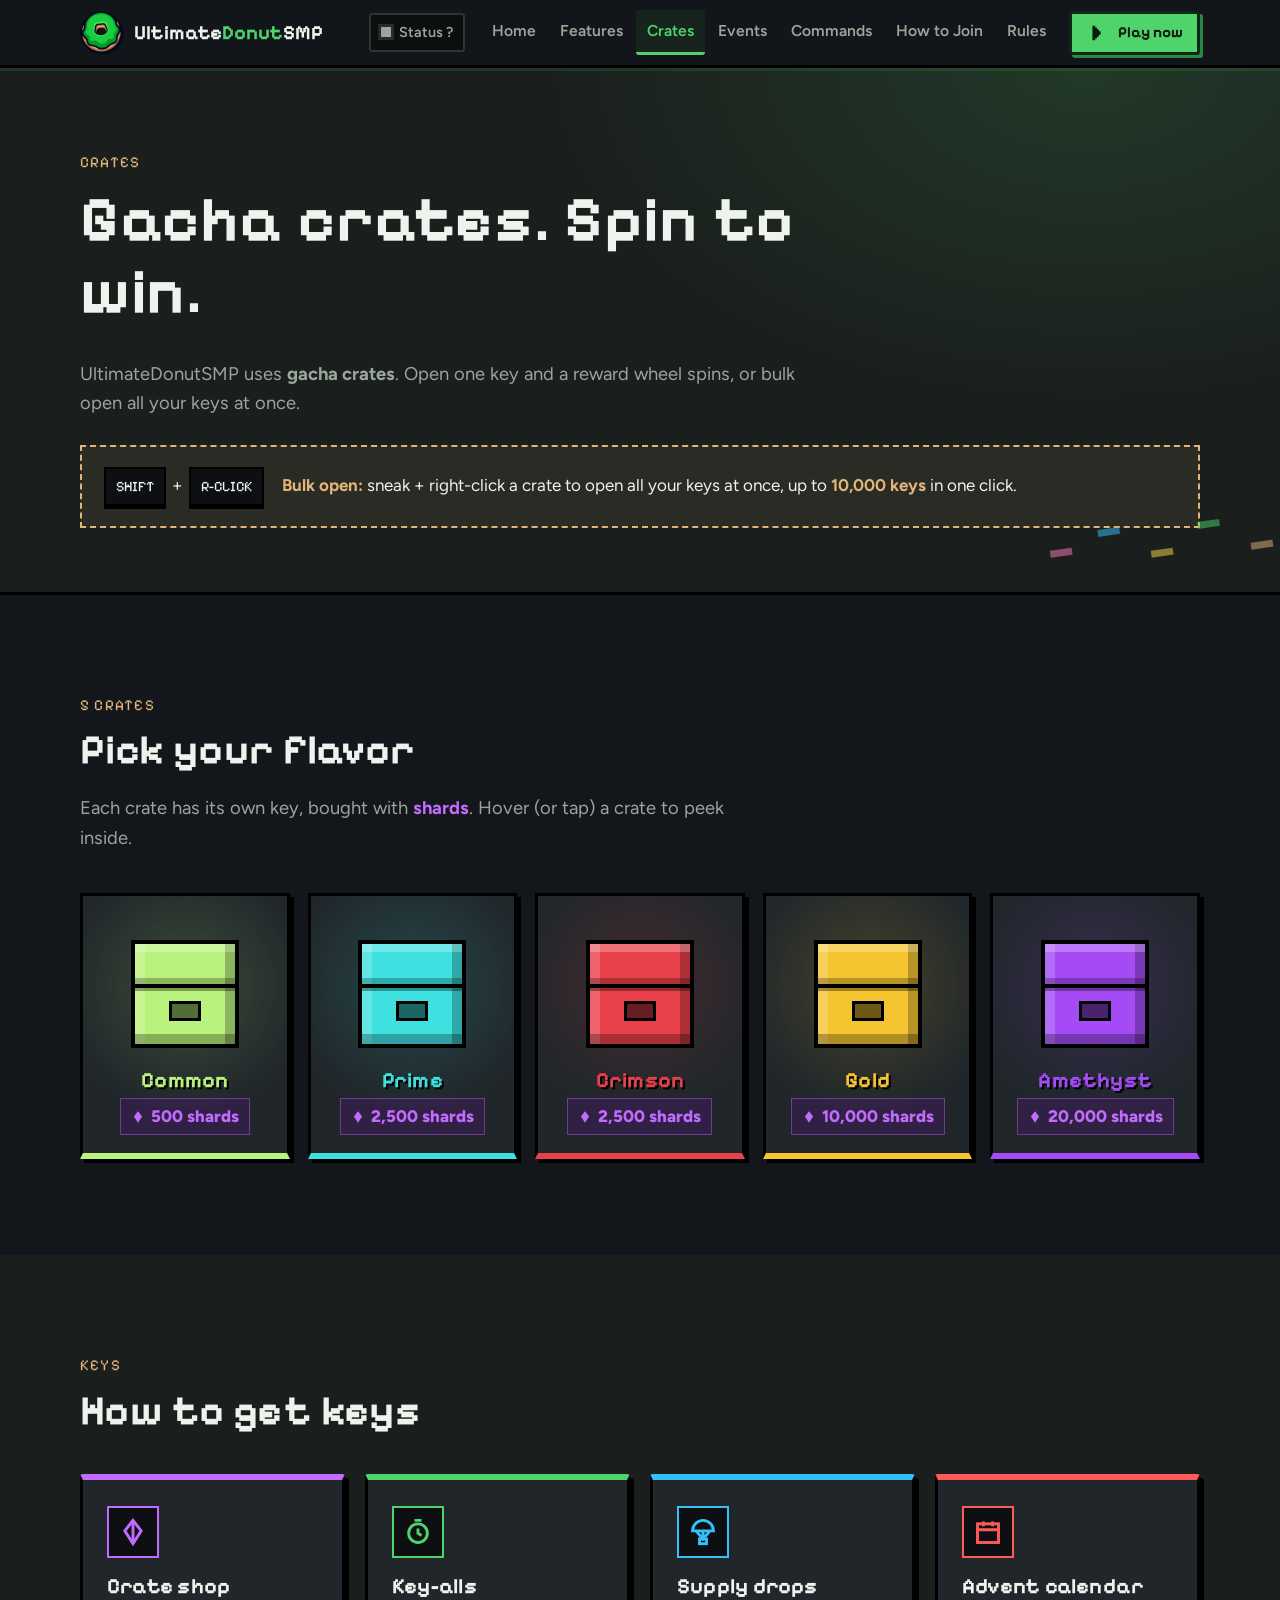
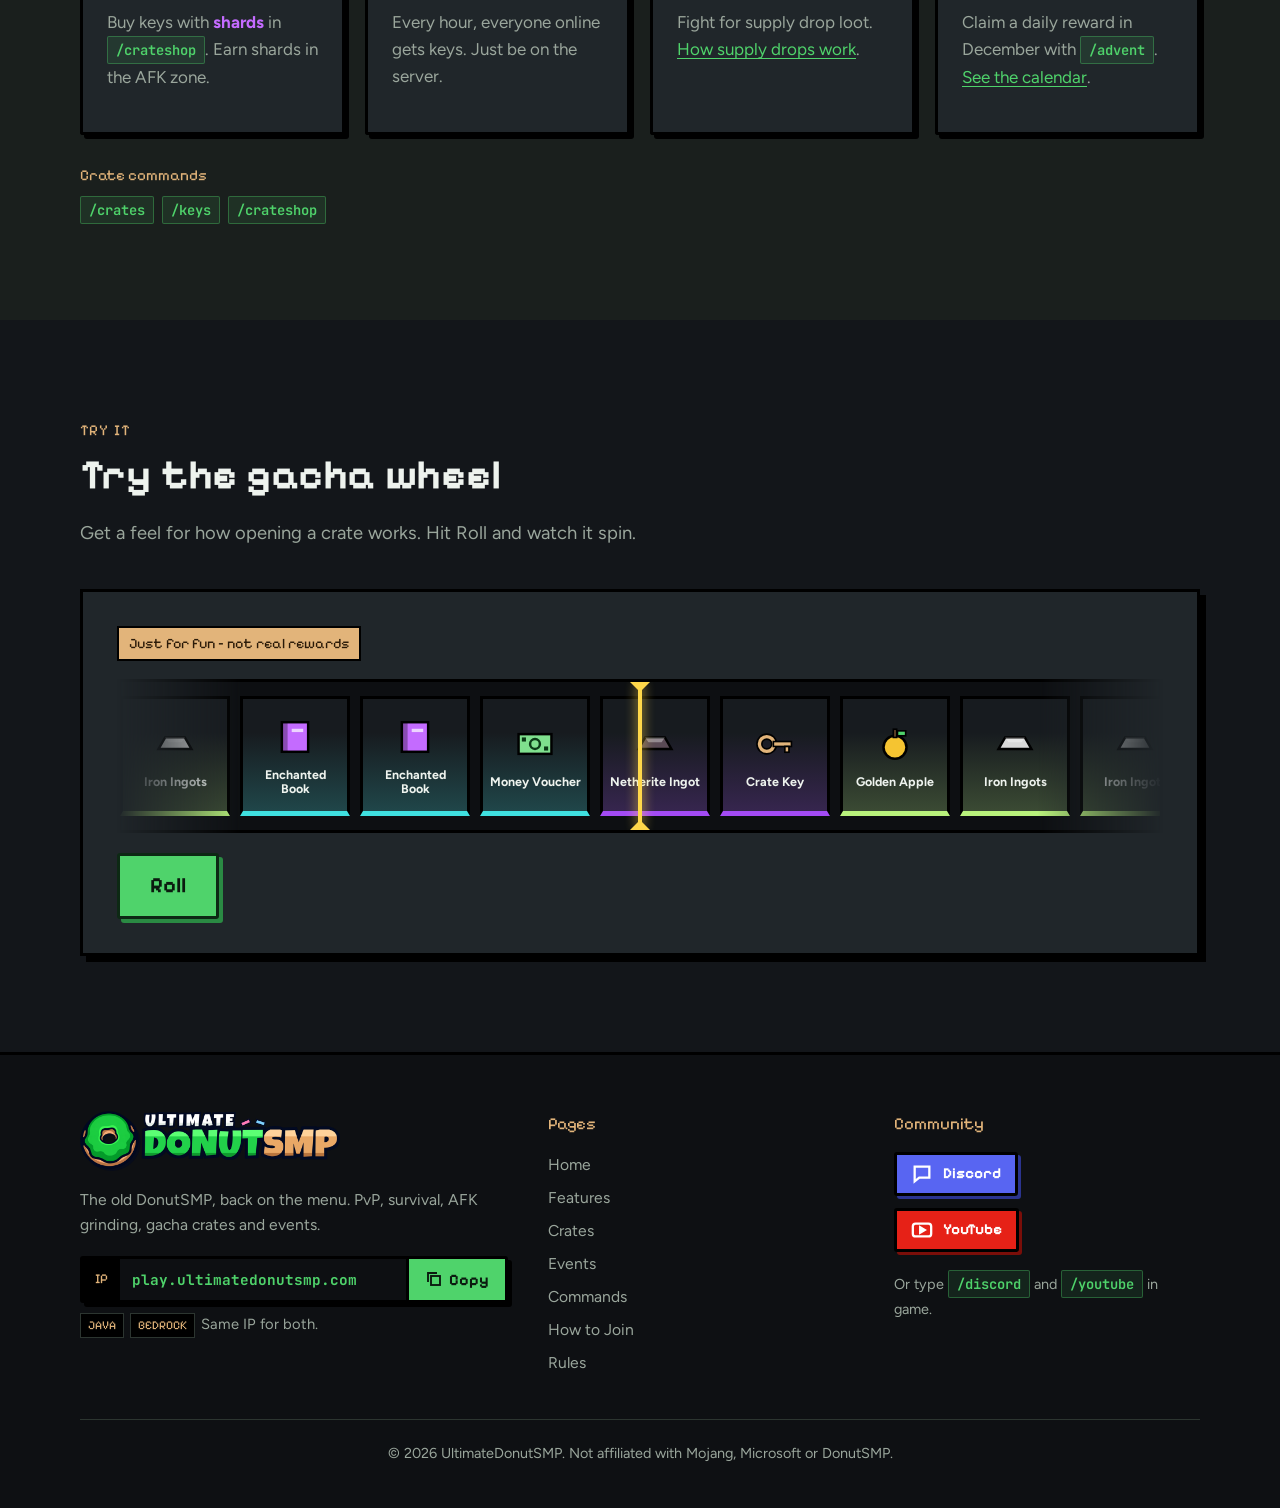
<file: crates.html>
<!DOCTYPE html>
<html lang="en">
<head>
  <meta charset="utf-8">
  <meta name="viewport" content="width=device-width, initial-scale=1">
  <title>Gacha Crates – UltimateDonutSMP</title>
  <meta name="description" content="UltimateDonutSMP uses gacha crates: spin the reward wheel or bulk open up to 10,000 keys at once. See all 5 crates – Common, Prime, Crimson, Gold and Amethyst.">
  <meta name="theme-color" content="#4FD36B">
  <!-- Favicon -->
  <link rel="icon" type="image/png" href="assets/favicon.png">
  <link rel="apple-touch-icon" href="assets/apple-touch-icon.png">

  <!-- Open Graph (link previews on Discord, etc.)
       TIP: once you have a domain, change og:image to a full URL,
       e.g. https://yourdomain.com/assets/logo.png -->
  <meta property="og:type" content="website">
  <meta property="og:site_name" content="UltimateDonutSMP">
  <meta property="og:title" content="Gacha Crates – UltimateDonutSMP">
  <meta property="og:description" content="UltimateDonutSMP uses gacha crates: spin the reward wheel or bulk open up to 10,000 keys at once. See all 5 crates – Common, Prime, Crimson, Gold and Amethyst.">
  <meta property="og:image" content="assets/logo.png">
  <meta name="twitter:card" content="summary">

  <!-- Fonts: Pixelify Sans (headings), Figtree (body), JetBrains Mono (commands) -->
  <link rel="preconnect" href="https://fonts.googleapis.com">
  <link rel="preconnect" href="https://fonts.gstatic.com" crossorigin>
  <link href="https://fonts.googleapis.com/css2?family=Figtree:wght@400;500;600;700;800&family=JetBrains+Mono:wght@500;600;700&family=Pixelify+Sans:wght@500;700&display=swap" rel="stylesheet">

  <link rel="stylesheet" href="assets/css/style.css">
  <!-- Marks that JavaScript is on (used for fade-in animations) -->
  <script>document.documentElement.classList.add("js");</script>
  <script src="assets/js/main.js" defer></script>
</head>
<body>
  <a class="skip-link" href="#main">Skip to content</a>

  <!-- ===== HEADER (same on every page) ===== -->
  <header class="site-header">
    <div class="container">
      <a class="brand" href="index.html">
        <img src="assets/logo.png" alt="" width="44" height="44">
        <span>Ultimate<b>Donut</b>SMP</span>
      </a>
      <!-- Live player count (filled in by main.js, refreshes every 60s). Hidden without JavaScript. -->
      <a class="header-status" href="index.html#server-status" data-status-badge data-state="loading" hidden>
        <span class="status__dot" aria-hidden="true"></span>
        <span class="header-status__text">…</span>
      </a>
      <button class="nav-toggle" type="button" aria-expanded="false" aria-controls="site-nav" aria-label="Open menu">
        <span></span><span></span><span></span>
      </button>
      <nav class="nav" id="site-nav" aria-label="Main">
        <ul class="nav__list">
          <li><a class="nav__link" href="index.html">Home</a></li>
          <li><a class="nav__link" href="features.html">Features</a></li>
          <li><a class="nav__link" href="crates.html" aria-current="page">Crates</a></li>
          <li><a class="nav__link" href="events.html">Events</a></li>
          <li><a class="nav__link" href="commands.html">Commands</a></li>
          <li><a class="nav__link" href="join.html">How to Join</a></li>
          <li><a class="nav__link" href="rules.html">Rules</a></li>
          <li class="nav__play">
            <!-- Copies the server IP. Without JavaScript it links to the join page. -->
            <a class="btn btn--primary btn--small" href="join.html" data-copy="play.ultimatedonutsmp.com" data-copy-toast="IP copied! See you in game">
              <svg viewBox="0 0 24 24" aria-hidden="true"><path fill="currentColor" d="M7 4h3v2h2v2h2v2h2v4h-2v2h-2v2h-2v2H7z"/></svg>
              Play now
            </a>
          </li>
        </ul>
      </nav>
    </div>
  </header>

  <main id="main">
    <section class="page-hero">
      <div class="container">
        <span class="eyebrow">Crates</span>
        <h1>Gacha crates. Spin to win.</h1>
        <p class="lead">UltimateDonutSMP uses <strong>gacha crates</strong>. Open one key and a reward wheel spins, or bulk open all your keys at once.</p>
        <div class="bulk-tip">
          <div class="keycaps" aria-hidden="true"><span class="keycap">SHIFT</span>+<span class="keycap">R-CLICK</span></div>
          <p style="margin:0"><strong>Bulk open:</strong> sneak + right-click a crate to open all your keys at once, up to <strong>10,000 keys</strong> in one click.</p>
        </div>
      </div>
    </section>

    <!-- ===== CRATE CARDS =====
         To change a crate color, edit --crate-* variables at the top of style.css -->
    <section class="section" aria-labelledby="crates-title">
      <div class="container">
        <div class="section__head reveal">
          <span class="eyebrow">5 crates</span>
          <h2 id="crates-title">Pick your flavor</h2>
          <p class="lead">Each crate has its own key, bought with <span class="shards">shards</span>. Hover (or tap) a crate to peek inside.</p>
        </div>

        <ul class="crate-grid" style="list-style:none;margin:0;padding:0">
          <li class="crate-card crate-card--common reveal" tabindex="0">
            <div class="crate" aria-hidden="true"><span class="crate__glow"></span><span class="crate__body"></span><span class="crate__lid"></span></div>
            <h3>Common</h3>
            <span class="price"><svg viewBox="0 0 24 24" aria-hidden="true"><path fill="currentColor" d="M12 2l7 9-7 11-7-11z"/></svg>500 shards</span>
          </li>
          <li class="crate-card crate-card--prime reveal" tabindex="0">
            <div class="crate" aria-hidden="true"><span class="crate__glow"></span><span class="crate__body"></span><span class="crate__lid"></span></div>
            <h3>Prime</h3>
            <span class="price"><svg viewBox="0 0 24 24" aria-hidden="true"><path fill="currentColor" d="M12 2l7 9-7 11-7-11z"/></svg>2,500 shards</span>
          </li>
          <li class="crate-card crate-card--crimson reveal" tabindex="0">
            <div class="crate" aria-hidden="true"><span class="crate__glow"></span><span class="crate__body"></span><span class="crate__lid"></span></div>
            <h3>Crimson</h3>
            <span class="price"><svg viewBox="0 0 24 24" aria-hidden="true"><path fill="currentColor" d="M12 2l7 9-7 11-7-11z"/></svg>2,500 shards</span>
          </li>
          <li class="crate-card crate-card--gold reveal" tabindex="0">
            <div class="crate" aria-hidden="true"><span class="crate__glow"></span><span class="crate__body"></span><span class="crate__lid"></span></div>
            <h3>Gold</h3>
            <span class="price"><svg viewBox="0 0 24 24" aria-hidden="true"><path fill="currentColor" d="M12 2l7 9-7 11-7-11z"/></svg>10,000 shards</span>
          </li>
          <li class="crate-card crate-card--amethyst reveal" tabindex="0">
            <div class="crate" aria-hidden="true"><span class="crate__glow"></span><span class="crate__body"></span><span class="crate__lid"></span></div>
            <h3>Amethyst</h3>
            <span class="price"><svg viewBox="0 0 24 24" aria-hidden="true"><path fill="currentColor" d="M12 2l7 9-7 11-7-11z"/></svg>20,000 shards</span>
          </li>
        </ul>
      </div>
    </section>

    <!-- ===== HOW TO GET KEYS ===== -->
    <section class="section section--raised" aria-labelledby="keys-title">
      <div class="container">
        <div class="section__head reveal">
          <span class="eyebrow">Keys</span>
          <h2 id="keys-title">How to get keys</h2>
        </div>
        <div class="grid grid--3">
          <div class="card card--purple reveal">
            <span class="card__icon"><svg viewBox="0 0 24 24" fill="none" stroke="currentColor" stroke-width="2.5" aria-hidden="true"><path d="M12 2l7 9-7 11-7-11z"/><path d="M12 2v20"/></svg></span>
            <h3>Crate shop</h3>
            <p>Buy keys with <span class="shards">shards</span> in <span class="cmd">/crateshop</span>. Earn shards in the AFK zone.</p>
          </div>
          <div class="card reveal">
            <span class="card__icon"><svg viewBox="0 0 24 24" fill="none" stroke="currentColor" stroke-width="2.5" aria-hidden="true"><circle cx="12" cy="13" r="8"/><path d="M12 9v4l3 2M9 2h6"/></svg></span>
            <h3>Key-alls</h3>
            <p>Every hour, everyone online gets keys. Just be on the server.</p>
          </div>
          <div class="card card--blue reveal">
            <span class="card__icon"><svg viewBox="0 0 24 24" fill="none" stroke="currentColor" stroke-width="2.5" aria-hidden="true"><path d="M3 11a9 9 0 0 1 18 0zM6 11l6 7 6-7M12 11v7"/><rect x="9" y="18" width="6" height="4"/></svg></span>
            <h3>Supply drops</h3>
            <p>Fight for supply drop loot. <a href="events.html#supply-drops">How supply drops work</a>.</p>
          </div>
          <div class="card card--red reveal">
            <span class="card__icon"><svg viewBox="0 0 24 24" fill="none" stroke="currentColor" stroke-width="2.5" aria-hidden="true"><rect x="3" y="5" width="18" height="16"/><path d="M3 10h18M8 3v4M16 3v4"/></svg></span>
            <h3>Advent calendar</h3>
            <p>Claim a daily reward in December with <span class="cmd">/advent</span>. <a href="events.html#advent-calendar">See the calendar</a>.</p>
          </div>
        </div>
        <div class="reveal" style="margin-top:28px">
          <div class="feature__cmds-title">Crate commands</div>
          <ul class="cmd-list">
            <li class="cmd">/crates</li><li class="cmd">/keys</li><li class="cmd">/crateshop</li>
          </ul>
        </div>
      </div>
    </section>

    <!-- ===== GACHA WHEEL DEMO ===== -->
    <section class="section" aria-labelledby="gacha-title">
      <div class="container">
        <div class="section__head reveal">
          <span class="eyebrow">Try it</span>
          <h2 id="gacha-title">Try the gacha wheel</h2>
          <p class="lead">Get a feel for how opening a crate works. Hit Roll and watch it spin.</p>
        </div>

        <div class="gacha reveal" id="gacha">
          <span class="gacha__badge">Just for fun – not real rewards</span>
          <div class="gacha__window">
            <span class="gacha__pointer" aria-hidden="true"></span>
            <div class="gacha__track" aria-hidden="true">
              <!-- Slots are generated by main.js. Edit the REWARDS list there. -->
            </div>
          </div>
          <div class="gacha__controls">
            <button class="btn btn--primary btn--big" type="button" id="gacha-roll">Roll</button>
            <p class="gacha__result" id="gacha-result" aria-live="polite"><noscript>Turn on JavaScript to try the wheel.</noscript></p>
          </div>
        </div>
      </div>
    </section>
  </main>

  <!-- ===== FOOTER (same on every page) ===== -->
  <footer class="site-footer">
    <div class="container">
      <div class="footer-grid">
        <div class="footer-brand">
          <img src="assets/logo-wordmark.png" alt="UltimateDonutSMP" width="900" height="210" loading="lazy">
          <p>The old DonutSMP, back on the menu. PvP, survival, AFK grinding, gacha crates and events.</p>
          <div class="footer-ips">
            <div class="copy-box">
              <span class="copy-box__label">IP</span>
              <code class="copy-box__value" id="f-ip">play.ultimatedonutsmp.com</code>
              <button class="copy-btn" type="button" data-copy="play.ultimatedonutsmp.com" data-copy-target="#f-ip" aria-label="Copy server IP">
                <svg viewBox="0 0 24 24" fill="none" stroke="currentColor" stroke-width="2.5" aria-hidden="true"><rect x="8" y="8" width="12" height="12"/><path d="M4 16V4h12"/></svg>
                <span data-copy-label>Copy</span>
              </button>
            </div>
          </div>
          <p class="ip-note" style="margin-top:10px"><span class="ip-note__tag">JAVA</span><span class="ip-note__tag">BEDROCK</span> Same IP for both.</p>
        </div>

        <nav aria-label="Footer">
          <div class="footer-title">Pages</div>
          <ul class="footer-links">
            <li><a href="index.html">Home</a></li>
            <li><a href="features.html">Features</a></li>
            <li><a href="crates.html">Crates</a></li>
            <li><a href="events.html">Events</a></li>
            <li><a href="commands.html">Commands</a></li>
            <li><a href="join.html">How to Join</a></li>
            <li><a href="rules.html">Rules</a></li>
          </ul>
        </nav>

        <div>
          <div class="footer-title">Community</div>
          <div class="footer-social">
            <a class="btn btn--discord btn--small" href="https://discord.gg/rgKhkx2fFa" target="_blank" rel="noopener">
              <svg viewBox="0 0 24 24" fill="none" stroke="currentColor" stroke-width="2.5" aria-hidden="true"><path d="M4 4h16v12H9l-5 4z"/><path d="M8.5 10h.01M12 10h.01M15.5 10h.01"/></svg>
              Discord
            </a>
            <a class="btn btn--youtube btn--small" href="https://youtube.com/@ultimatedonutsmp" target="_blank" rel="noopener">
              <svg viewBox="0 0 24 24" fill="none" stroke="currentColor" stroke-width="2.5" aria-hidden="true"><rect x="2" y="5" width="20" height="14" rx="3"/><path d="M10 9l5 3-5 3z" fill="currentColor"/></svg>
              YouTube
            </a>
            <p class="muted" style="margin:6px 0 0;font-size:.9rem">Or type <span class="cmd">/discord</span> and <span class="cmd">/youtube</span> in game.</p>
          </div>
        </div>
      </div>

      <p class="footer-bottom">© 2026 UltimateDonutSMP. Not affiliated with Mojang, Microsoft or DonutSMP.</p>
    </div>
  </footer>
</body>
</html>
</file>
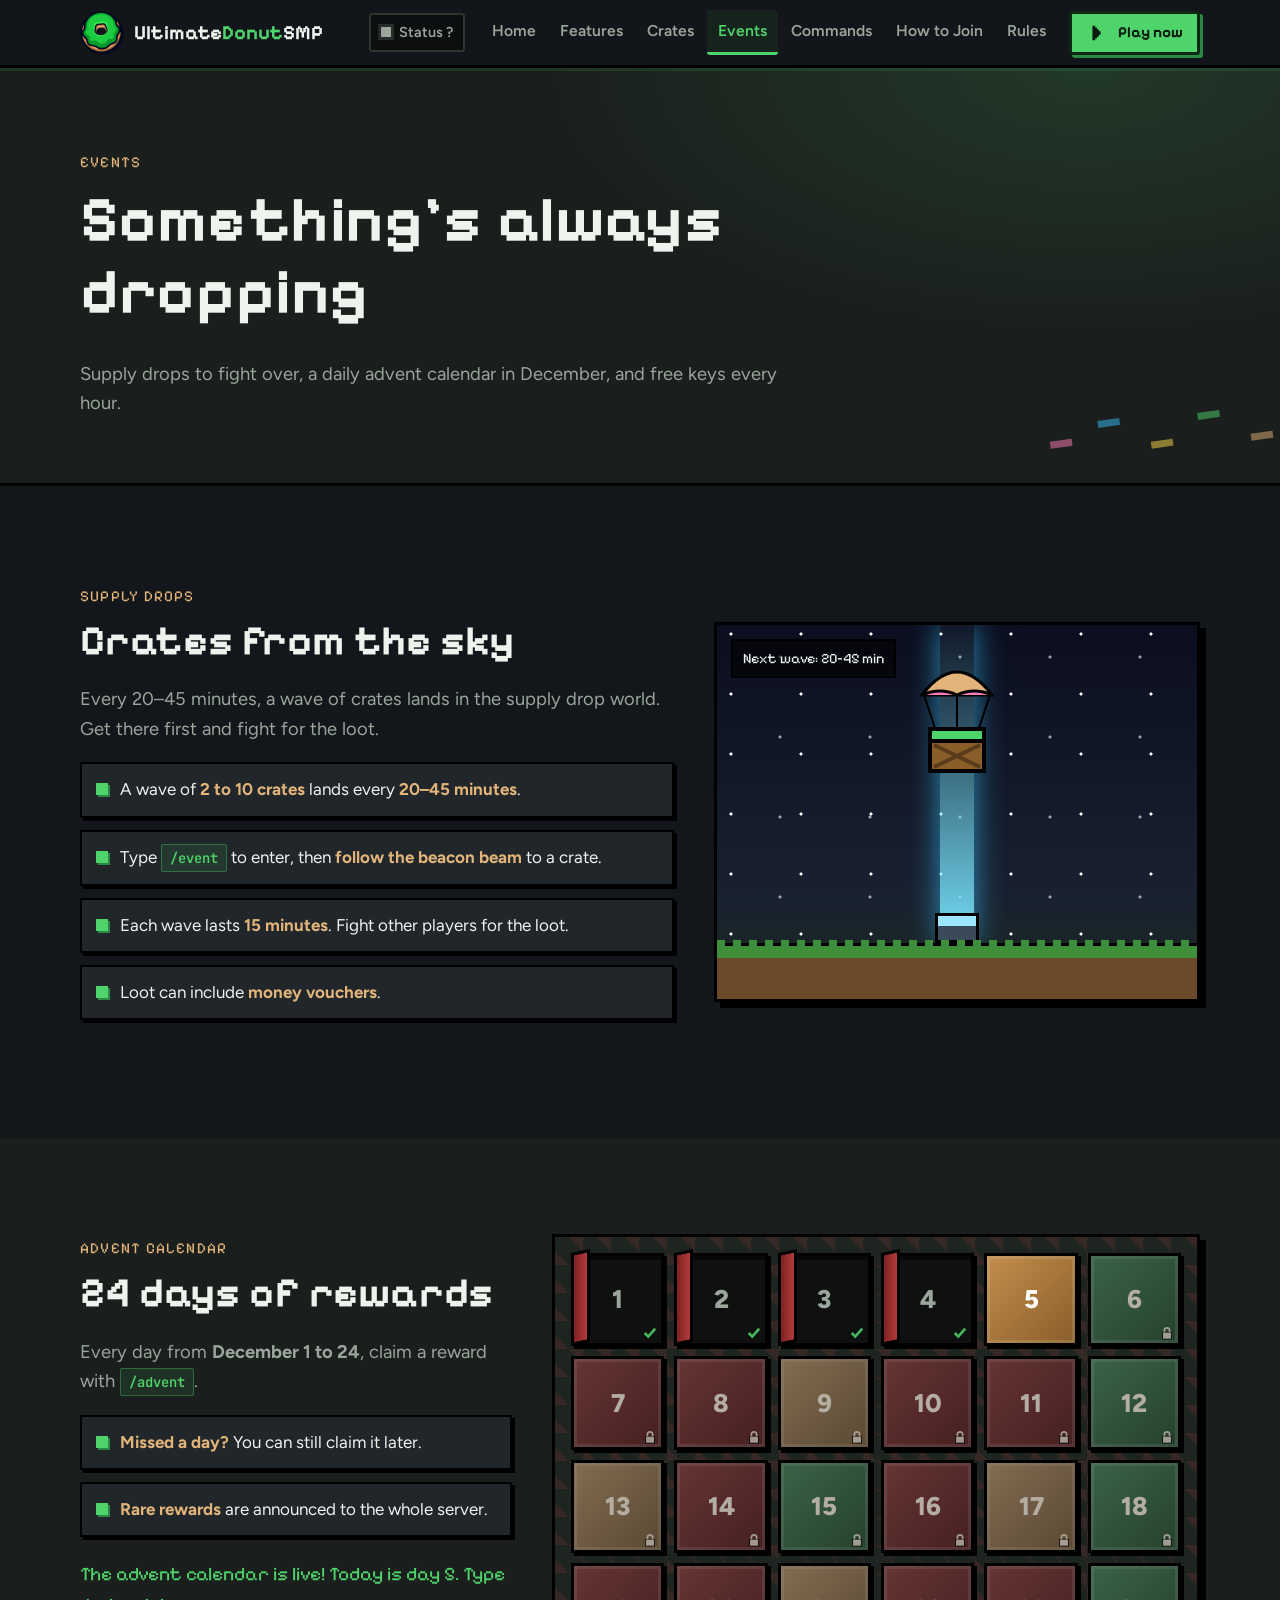
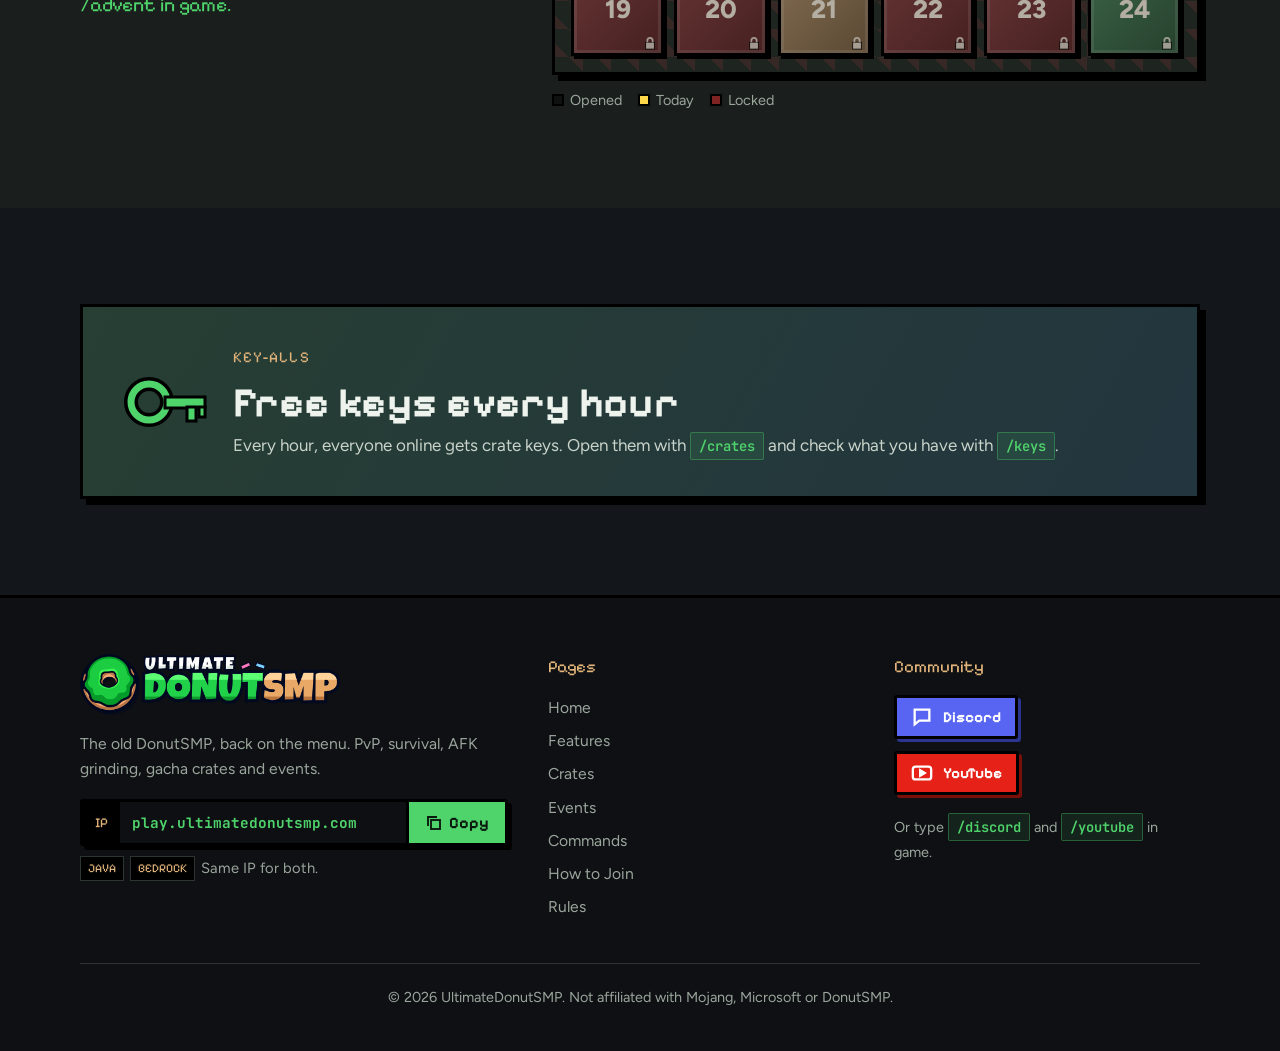
<file: events.html>
<!DOCTYPE html>
<html lang="en">
<head>
  <meta charset="utf-8">
  <meta name="viewport" content="width=device-width, initial-scale=1">
  <title>Events – Supply Drops, Advent Calendar &amp; Key-alls – UltimateDonutSMP</title>
  <meta name="description" content="UltimateDonutSMP events: supply drop waves every 20–45 minutes, a 24-day December advent calendar with /advent, and hourly key-alls for everyone online.">
  <meta name="theme-color" content="#4FD36B">
  <!-- Favicon -->
  <link rel="icon" type="image/png" href="assets/favicon.png">
  <link rel="apple-touch-icon" href="assets/apple-touch-icon.png">

  <!-- Open Graph (link previews on Discord, etc.)
       TIP: once you have a domain, change og:image to a full URL,
       e.g. https://yourdomain.com/assets/logo.png -->
  <meta property="og:type" content="website">
  <meta property="og:site_name" content="UltimateDonutSMP">
  <meta property="og:title" content="Events – Supply Drops, Advent Calendar &amp; Key-alls – UltimateDonutSMP">
  <meta property="og:description" content="UltimateDonutSMP events: supply drop waves every 20–45 minutes, a 24-day December advent calendar with /advent, and hourly key-alls for everyone online.">
  <meta property="og:image" content="assets/logo.png">
  <meta name="twitter:card" content="summary">

  <!-- Fonts: Pixelify Sans (headings), Figtree (body), JetBrains Mono (commands) -->
  <link rel="preconnect" href="https://fonts.googleapis.com">
  <link rel="preconnect" href="https://fonts.gstatic.com" crossorigin>
  <link href="https://fonts.googleapis.com/css2?family=Figtree:wght@400;500;600;700;800&family=JetBrains+Mono:wght@500;600;700&family=Pixelify+Sans:wght@500;700&display=swap" rel="stylesheet">

  <link rel="stylesheet" href="assets/css/style.css">
  <!-- Marks that JavaScript is on (used for fade-in animations) -->
  <script>document.documentElement.classList.add("js");</script>
  <script src="assets/js/main.js" defer></script>
</head>
<body>
  <a class="skip-link" href="#main">Skip to content</a>

  <!-- ===== HEADER (same on every page) ===== -->
  <header class="site-header">
    <div class="container">
      <a class="brand" href="index.html">
        <img src="assets/logo.png" alt="" width="44" height="44">
        <span>Ultimate<b>Donut</b>SMP</span>
      </a>
      <!-- Live player count (filled in by main.js, refreshes every 60s). Hidden without JavaScript. -->
      <a class="header-status" href="index.html#server-status" data-status-badge data-state="loading" hidden>
        <span class="status__dot" aria-hidden="true"></span>
        <span class="header-status__text">…</span>
      </a>
      <button class="nav-toggle" type="button" aria-expanded="false" aria-controls="site-nav" aria-label="Open menu">
        <span></span><span></span><span></span>
      </button>
      <nav class="nav" id="site-nav" aria-label="Main">
        <ul class="nav__list">
          <li><a class="nav__link" href="index.html">Home</a></li>
          <li><a class="nav__link" href="features.html">Features</a></li>
          <li><a class="nav__link" href="crates.html">Crates</a></li>
          <li><a class="nav__link" href="events.html" aria-current="page">Events</a></li>
          <li><a class="nav__link" href="commands.html">Commands</a></li>
          <li><a class="nav__link" href="join.html">How to Join</a></li>
          <li><a class="nav__link" href="rules.html">Rules</a></li>
          <li class="nav__play">
            <!-- Copies the server IP. Without JavaScript it links to the join page. -->
            <a class="btn btn--primary btn--small" href="join.html" data-copy="play.ultimatedonutsmp.com" data-copy-toast="IP copied! See you in game">
              <svg viewBox="0 0 24 24" aria-hidden="true"><path fill="currentColor" d="M7 4h3v2h2v2h2v2h2v4h-2v2h-2v2h-2v2H7z"/></svg>
              Play now
            </a>
          </li>
        </ul>
      </nav>
    </div>
  </header>

  <main id="main">
    <section class="page-hero">
      <div class="container">
        <span class="eyebrow">Events</span>
        <h1>Something's always dropping</h1>
        <p class="lead">Supply drops to fight over, a daily advent calendar in December, and free keys every hour.</p>
      </div>
    </section>

    <!-- ===== SUPPLY DROPS ===== -->
    <section class="section" id="supply-drops" aria-labelledby="drops-title">
      <div class="container event-block">
        <div class="reveal">
          <span class="eyebrow">Supply drops</span>
          <h2 id="drops-title">Crates from the sky</h2>
          <p class="lead">Every 20–45 minutes, a wave of crates lands in the supply drop world. Get there first and fight for the loot.</p>
          <ul class="fact-list">
            <li><span>A wave of <strong>2 to 10 crates</strong> lands every <strong>20–45 minutes</strong>.</span></li>
            <li><span>Type <span class="cmd">/event</span> to enter, then <strong>follow the beacon beam</strong> to a crate.</span></li>
            <li><span>Each wave lasts <strong>15 minutes</strong>. Fight other players for the loot.</span></li>
            <li><span>Loot can include <strong>money vouchers</strong>.</span></li>
          </ul>
        </div>

        <!-- Illustration: falling crate + beacon beam (pure CSS/SVG) -->
        <div class="drop-scene reveal" aria-hidden="true">
          <span class="drop-scene__timer">Next wave: 20–45 min</span>
          <span class="drop-scene__beam"></span>
          <div class="drop-scene__crate">
            <svg viewBox="0 0 74 120">
              <!-- parachute -->
              <path d="M2 40 Q37 -6 72 40 Z" fill="#E2B47A" stroke="#000" stroke-width="3"/>
              <path d="M2 40 Q20 32 37 40 Q54 32 72 40" fill="#FF7EB9" stroke="#000" stroke-width="3"/>
              <path d="M4 40 L16 76 M37 40 L37 76 M70 40 L58 76" stroke="#000" stroke-width="2"/>
              <!-- crate -->
              <rect x="10" y="74" width="54" height="42" fill="#8A5E2A" stroke="#000" stroke-width="4"/>
              <rect x="10" y="74" width="54" height="12" fill="#4FD36B" stroke="#000" stroke-width="4"/>
              <path d="M14 90 L60 112 M60 90 L14 112" stroke="#5A3C1A" stroke-width="4"/>
            </svg>
          </div>
          <span class="drop-scene__beacon"></span>
          <span class="drop-scene__ground"></span>
        </div>
      </div>
    </section>

    <!-- ===== ADVENT CALENDAR ===== -->
    <section class="section section--raised" id="advent-calendar" aria-labelledby="advent-title">
      <div class="container advent-wrap">
        <div class="reveal">
          <span class="eyebrow">Advent calendar</span>
          <h2 id="advent-title">24 days of rewards</h2>
          <p class="lead">Every day from <strong>December 1 to 24</strong>, claim a reward with <span class="cmd">/advent</span>.</p>
          <ul class="fact-list">
            <li><span><strong>Missed a day?</strong> You can still claim it later.</span></li>
            <li><span><strong>Rare rewards</strong> are announced to the whole server.</span></li>
          </ul>

          <!-- Countdown: shown outside December (main.js) -->
          <div id="advent-countdown" hidden>
            <p class="muted" style="margin:0">The calendar opens in:</p>
            <div class="countdown" role="timer" aria-label="Countdown to December 1">
              <div><b data-cd="d">0</b><span>days</span></div>
              <div><b data-cd="h">00</b><span>hours</span></div>
              <div><b data-cd="m">00</b><span>min</span></div>
              <div><b data-cd="s">00</b><span>sec</span></div>
            </div>
          </div>
          <!-- Message: shown during December (main.js) -->
          <p class="text-green" id="advent-live" hidden style="font-family:var(--font-display);font-size:1.2rem"></p>
        </div>

        <div class="reveal">
          <!-- Doors are updated by main.js based on the visitor's date:
               past days = opened, today = glowing, future = locked -->
          <ol class="advent" id="advent" aria-label="Advent calendar doors">
            <li class="door">1</li><li class="door">2</li><li class="door">3</li><li class="door">4</li><li class="door">5</li><li class="door">6</li><li class="door">7</li><li class="door">8</li><li class="door">9</li><li class="door">10</li><li class="door">11</li><li class="door">12</li><li class="door">13</li><li class="door">14</li><li class="door">15</li><li class="door">16</li><li class="door">17</li><li class="door">18</li><li class="door">19</li><li class="door">20</li><li class="door">21</li><li class="door">22</li><li class="door">23</li><li class="door">24</li>
          </ol>
          <div class="advent-legend" aria-hidden="true">
            <span class="l-open">Opened</span><span class="l-today">Today</span><span class="l-locked">Locked</span>
          </div>
        </div>
      </div>
    </section>

    <!-- ===== KEY-ALLS ===== -->
    <section class="section" id="keyalls" aria-labelledby="keyall-title">
      <div class="container">
        <div class="keyall reveal">
          <svg viewBox="0 0 90 90" aria-hidden="true">
            <circle cx="30" cy="45" r="18" fill="none" stroke="#000" stroke-width="14"/>
            <circle cx="30" cy="45" r="18" fill="none" stroke="#4FD36B" stroke-width="7"/>
            <rect x="46" y="40" width="40" height="11" fill="#4FD36B" stroke="#000" stroke-width="3"/>
            <rect x="68" y="50" width="9" height="14" fill="#4FD36B" stroke="#000" stroke-width="3"/>
            <rect x="80" y="50" width="6" height="10" fill="#4FD36B" stroke="#000" stroke-width="3"/>
          </svg>
          <div>
            <span class="eyebrow">Key-alls</span>
            <h2 id="keyall-title">Free keys every hour</h2>
            <p>Every hour, everyone online gets crate keys. Open them with <span class="cmd">/crates</span> and check what you have with <span class="cmd">/keys</span>.</p>
          </div>
        </div>
      </div>
    </section>
  </main>

  <!-- ===== FOOTER (same on every page) ===== -->
  <footer class="site-footer">
    <div class="container">
      <div class="footer-grid">
        <div class="footer-brand">
          <img src="assets/logo-wordmark.png" alt="UltimateDonutSMP" width="900" height="210" loading="lazy">
          <p>The old DonutSMP, back on the menu. PvP, survival, AFK grinding, gacha crates and events.</p>
          <div class="footer-ips">
            <div class="copy-box">
              <span class="copy-box__label">IP</span>
              <code class="copy-box__value" id="f-ip">play.ultimatedonutsmp.com</code>
              <button class="copy-btn" type="button" data-copy="play.ultimatedonutsmp.com" data-copy-target="#f-ip" aria-label="Copy server IP">
                <svg viewBox="0 0 24 24" fill="none" stroke="currentColor" stroke-width="2.5" aria-hidden="true"><rect x="8" y="8" width="12" height="12"/><path d="M4 16V4h12"/></svg>
                <span data-copy-label>Copy</span>
              </button>
            </div>
          </div>
          <p class="ip-note" style="margin-top:10px"><span class="ip-note__tag">JAVA</span><span class="ip-note__tag">BEDROCK</span> Same IP for both.</p>
        </div>

        <nav aria-label="Footer">
          <div class="footer-title">Pages</div>
          <ul class="footer-links">
            <li><a href="index.html">Home</a></li>
            <li><a href="features.html">Features</a></li>
            <li><a href="crates.html">Crates</a></li>
            <li><a href="events.html">Events</a></li>
            <li><a href="commands.html">Commands</a></li>
            <li><a href="join.html">How to Join</a></li>
            <li><a href="rules.html">Rules</a></li>
          </ul>
        </nav>

        <div>
          <div class="footer-title">Community</div>
          <div class="footer-social">
            <a class="btn btn--discord btn--small" href="https://discord.gg/rgKhkx2fFa" target="_blank" rel="noopener">
              <svg viewBox="0 0 24 24" fill="none" stroke="currentColor" stroke-width="2.5" aria-hidden="true"><path d="M4 4h16v12H9l-5 4z"/><path d="M8.5 10h.01M12 10h.01M15.5 10h.01"/></svg>
              Discord
            </a>
            <a class="btn btn--youtube btn--small" href="https://youtube.com/@ultimatedonutsmp" target="_blank" rel="noopener">
              <svg viewBox="0 0 24 24" fill="none" stroke="currentColor" stroke-width="2.5" aria-hidden="true"><rect x="2" y="5" width="20" height="14" rx="3"/><path d="M10 9l5 3-5 3z" fill="currentColor"/></svg>
              YouTube
            </a>
            <p class="muted" style="margin:6px 0 0;font-size:.9rem">Or type <span class="cmd">/discord</span> and <span class="cmd">/youtube</span> in game.</p>
          </div>
        </div>
      </div>

      <p class="footer-bottom">© 2026 UltimateDonutSMP. Not affiliated with Mojang, Microsoft or DonutSMP.</p>
    </div>
  </footer>
</body>
</html>
</file>
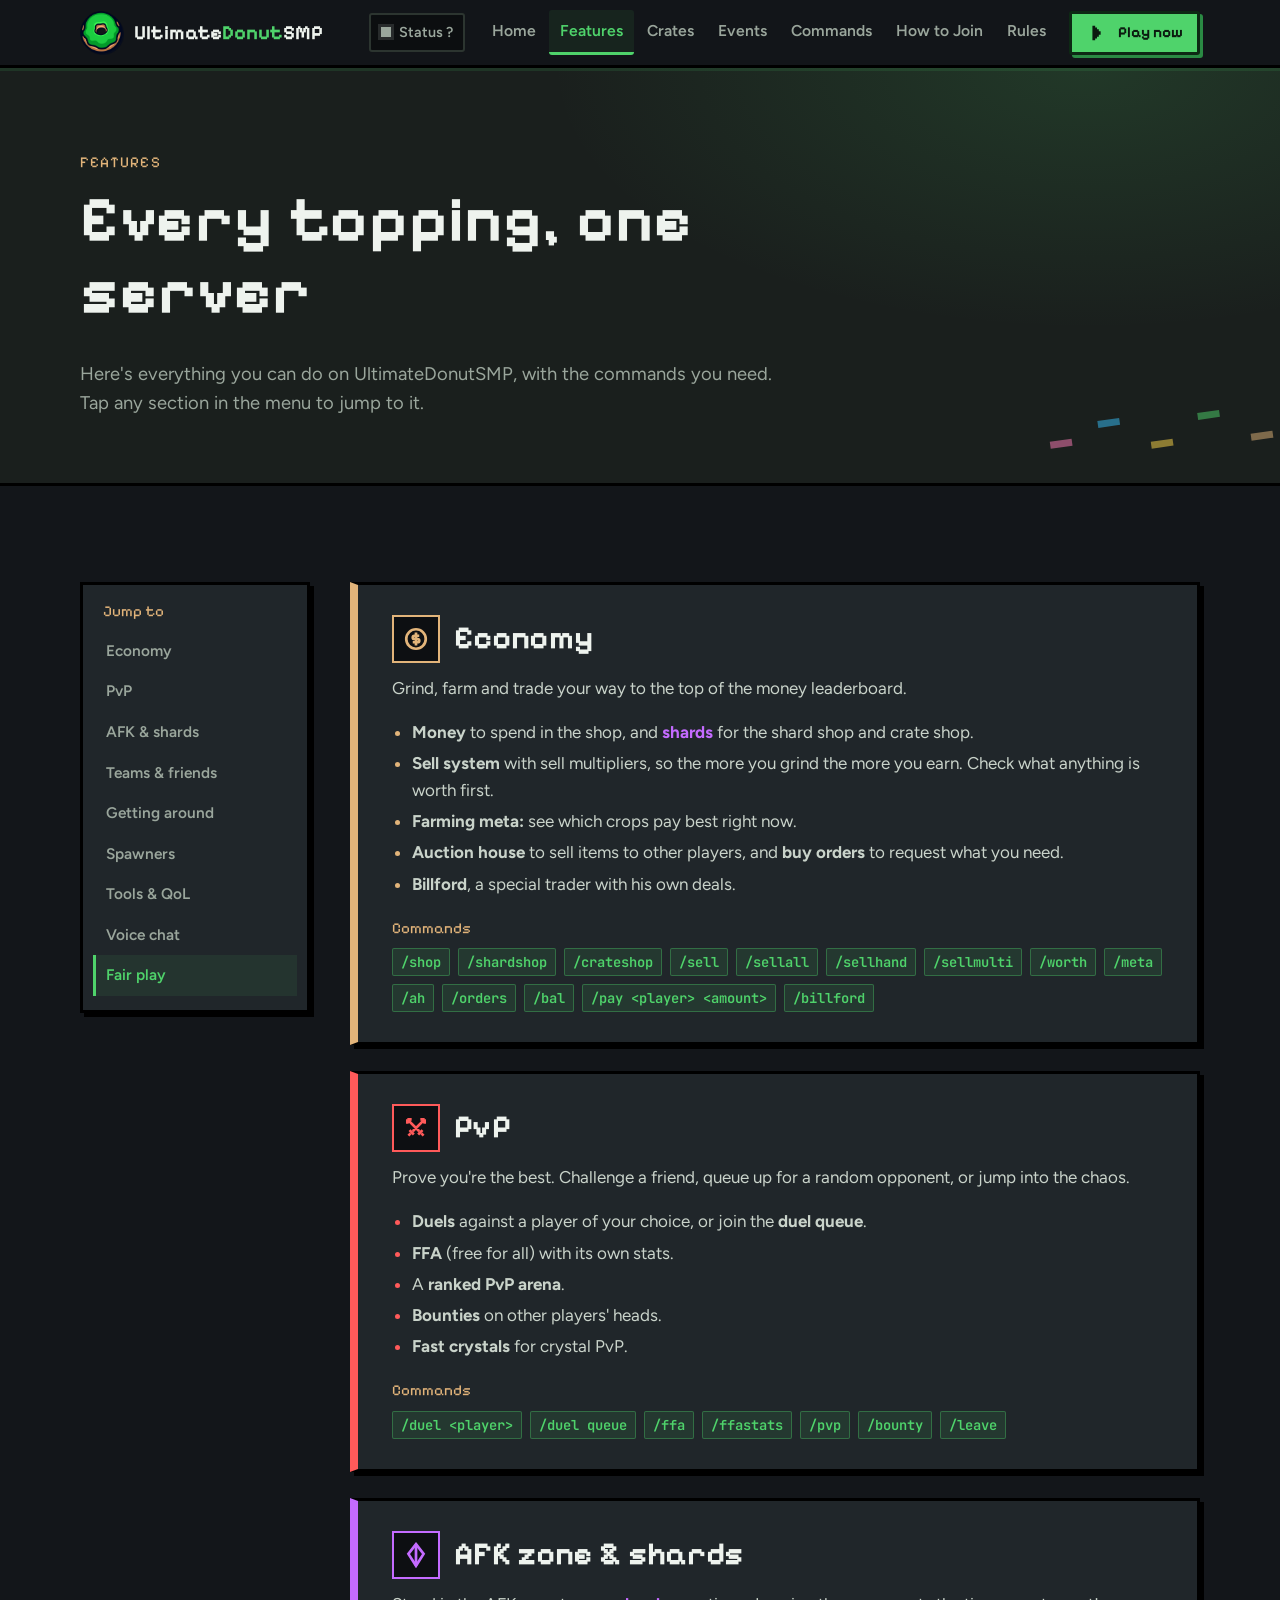
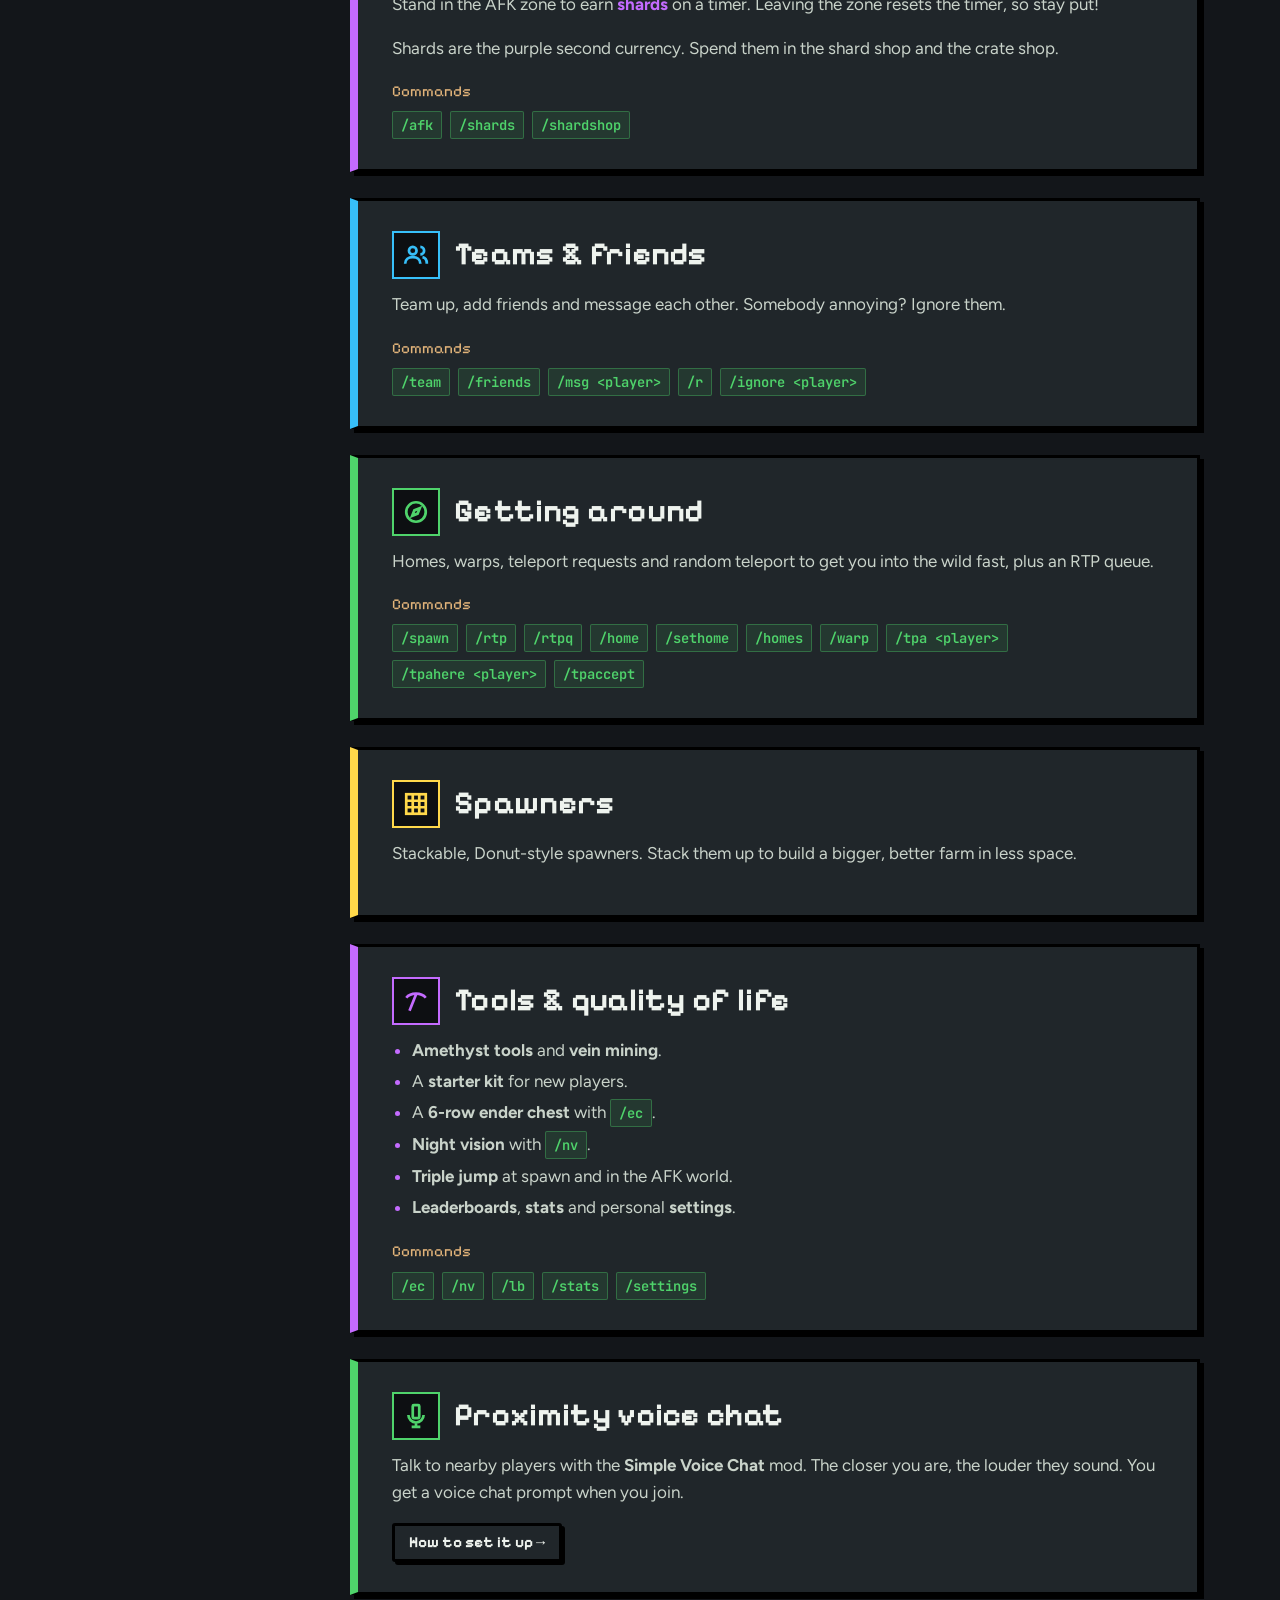
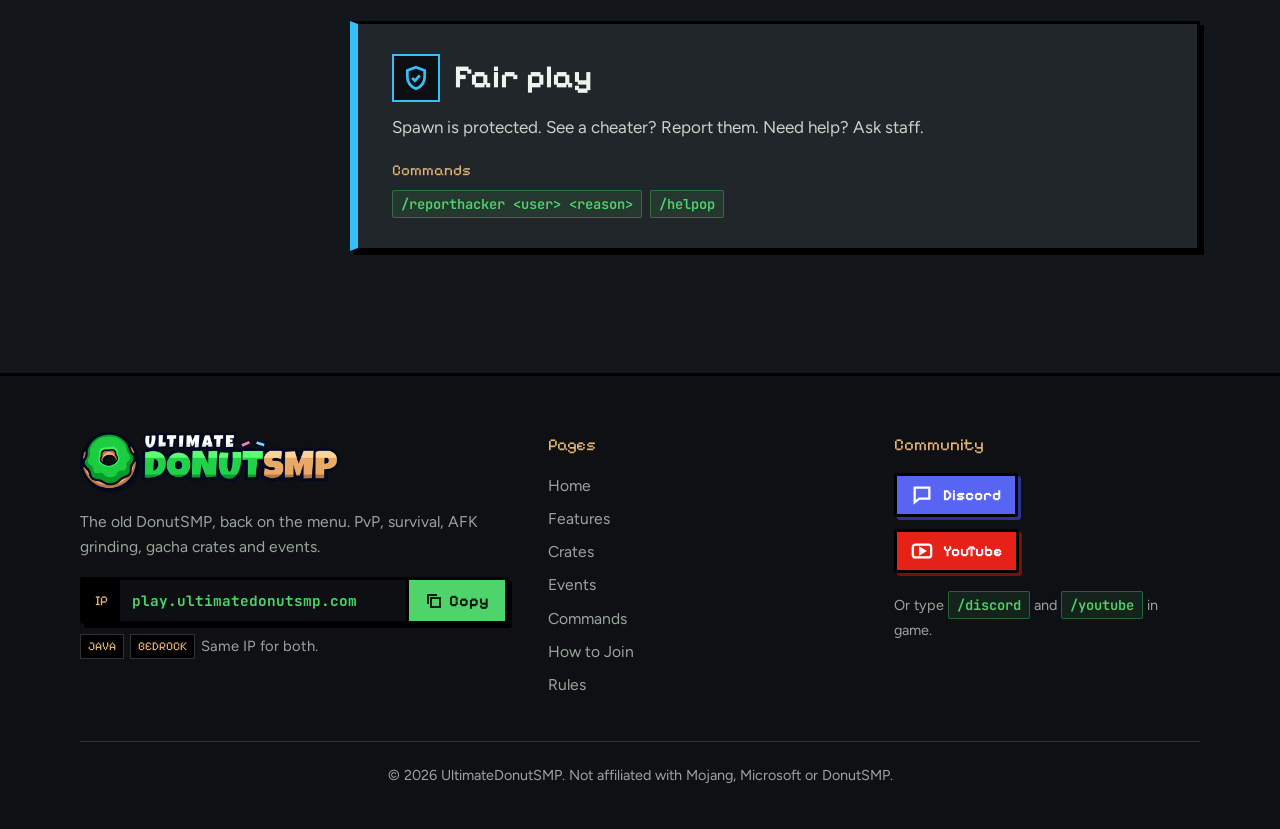
<file: features.html>
<!DOCTYPE html>
<html lang="en">
<head>
  <meta charset="utf-8">
  <meta name="viewport" content="width=device-width, initial-scale=1">
  <title>Features – UltimateDonutSMP</title>
  <meta name="description" content="All UltimateDonutSMP features: economy and auction house, PvP duels and FFA, AFK shards, teams, homes and warps, spawners, tools, proximity voice chat and fair play.">
  <meta name="theme-color" content="#4FD36B">
  <!-- Favicon -->
  <link rel="icon" type="image/png" href="assets/favicon.png">
  <link rel="apple-touch-icon" href="assets/apple-touch-icon.png">

  <!-- Open Graph (link previews on Discord, etc.)
       TIP: once you have a domain, change og:image to a full URL,
       e.g. https://yourdomain.com/assets/logo.png -->
  <meta property="og:type" content="website">
  <meta property="og:site_name" content="UltimateDonutSMP">
  <meta property="og:title" content="Features – UltimateDonutSMP">
  <meta property="og:description" content="All UltimateDonutSMP features: economy and auction house, PvP duels and FFA, AFK shards, teams, homes and warps, spawners, tools, proximity voice chat and fair play.">
  <meta property="og:image" content="assets/logo.png">
  <meta name="twitter:card" content="summary">

  <!-- Fonts: Pixelify Sans (headings), Figtree (body), JetBrains Mono (commands) -->
  <link rel="preconnect" href="https://fonts.googleapis.com">
  <link rel="preconnect" href="https://fonts.gstatic.com" crossorigin>
  <link href="https://fonts.googleapis.com/css2?family=Figtree:wght@400;500;600;700;800&family=JetBrains+Mono:wght@500;600;700&family=Pixelify+Sans:wght@500;700&display=swap" rel="stylesheet">

  <link rel="stylesheet" href="assets/css/style.css">
  <!-- Marks that JavaScript is on (used for fade-in animations) -->
  <script>document.documentElement.classList.add("js");</script>
  <script src="assets/js/main.js" defer></script>
</head>
<body>
  <a class="skip-link" href="#main">Skip to content</a>

  <!-- ===== HEADER (same on every page) ===== -->
  <header class="site-header">
    <div class="container">
      <a class="brand" href="index.html">
        <img src="assets/logo.png" alt="" width="44" height="44">
        <span>Ultimate<b>Donut</b>SMP</span>
      </a>
      <!-- Live player count (filled in by main.js, refreshes every 60s). Hidden without JavaScript. -->
      <a class="header-status" href="index.html#server-status" data-status-badge data-state="loading" hidden>
        <span class="status__dot" aria-hidden="true"></span>
        <span class="header-status__text">…</span>
      </a>
      <button class="nav-toggle" type="button" aria-expanded="false" aria-controls="site-nav" aria-label="Open menu">
        <span></span><span></span><span></span>
      </button>
      <nav class="nav" id="site-nav" aria-label="Main">
        <ul class="nav__list">
          <li><a class="nav__link" href="index.html">Home</a></li>
          <li><a class="nav__link" href="features.html" aria-current="page">Features</a></li>
          <li><a class="nav__link" href="crates.html">Crates</a></li>
          <li><a class="nav__link" href="events.html">Events</a></li>
          <li><a class="nav__link" href="commands.html">Commands</a></li>
          <li><a class="nav__link" href="join.html">How to Join</a></li>
          <li><a class="nav__link" href="rules.html">Rules</a></li>
          <li class="nav__play">
            <!-- Copies the server IP. Without JavaScript it links to the join page. -->
            <a class="btn btn--primary btn--small" href="join.html" data-copy="play.ultimatedonutsmp.com" data-copy-toast="IP copied! See you in game">
              <svg viewBox="0 0 24 24" aria-hidden="true"><path fill="currentColor" d="M7 4h3v2h2v2h2v2h2v4h-2v2h-2v2h-2v2H7z"/></svg>
              Play now
            </a>
          </li>
        </ul>
      </nav>
    </div>
  </header>

  <main id="main">
    <section class="page-hero">
      <div class="container">
        <span class="eyebrow">Features</span>
        <h1>Every topping, one server</h1>
        <p class="lead">Here's everything you can do on UltimateDonutSMP, with the commands you need. Tap any section in the menu to jump to it.</p>
      </div>
    </section>

    <section class="section">
      <div class="container features-layout">

        <!-- Sticky side menu (becomes a scrollable tab bar on mobile) -->
        <nav class="side-nav" aria-label="Feature sections">
          <div class="side-nav__title">Jump to</div>
          <ul>
            <li><a href="#economy">Economy</a></li>
            <li><a href="#pvp">PvP</a></li>
            <li><a href="#afk">AFK &amp; shards</a></li>
            <li><a href="#teams">Teams &amp; friends</a></li>
            <li><a href="#travel">Getting around</a></li>
            <li><a href="#spawners">Spawners</a></li>
            <li><a href="#tools">Tools &amp; QoL</a></li>
            <li><a href="#voice">Voice chat</a></li>
            <li><a href="#fairplay">Fair play</a></li>
          </ul>
        </nav>

        <div>
          <!-- ECONOMY -->
          <article class="feature reveal" id="economy" style="--accent: var(--tan)">
            <div class="feature__head">
              <span class="feature__icon"><svg viewBox="0 0 24 24" fill="none" stroke="currentColor" stroke-width="2.5" aria-hidden="true"><circle cx="12" cy="12" r="9"/><path d="M12 6v12M15 9h-4.5a1.5 1.5 0 0 0 0 3h3a1.5 1.5 0 0 1 0 3H9"/></svg></span>
              <h2>Economy</h2>
            </div>
            <p>Grind, farm and trade your way to the top of the money leaderboard.</p>
            <ul class="points">
              <li><strong>Money</strong> to spend in the shop, and <span class="shards">shards</span> for the shard shop and crate shop.</li>
              <li><strong>Sell system</strong> with sell multipliers, so the more you grind the more you earn. Check what anything is worth first.</li>
              <li><strong>Farming meta:</strong> see which crops pay best right now.</li>
              <li><strong>Auction house</strong> to sell items to other players, and <strong>buy orders</strong> to request what you need.</li>
              <li><strong>Billford</strong>, a special trader with his own deals.</li>
            </ul>
            <div class="feature__cmds-title">Commands</div>
            <ul class="cmd-list">
              <li class="cmd">/shop</li><li class="cmd">/shardshop</li><li class="cmd">/crateshop</li><li class="cmd">/sell</li><li class="cmd">/sellall</li><li class="cmd">/sellhand</li><li class="cmd">/sellmulti</li><li class="cmd">/worth</li><li class="cmd">/meta</li><li class="cmd">/ah</li><li class="cmd">/orders</li><li class="cmd">/bal</li><li class="cmd">/pay &lt;player&gt; &lt;amount&gt;</li><li class="cmd">/billford</li>
            </ul>
          </article>

          <!-- PVP -->
          <article class="feature reveal" id="pvp" style="--accent: var(--red)">
            <div class="feature__head">
              <span class="feature__icon"><svg viewBox="0 0 24 24" fill="none" stroke="currentColor" stroke-width="2.5" aria-hidden="true"><path d="M4 4l11 11M4 4h4M4 4v4M20 4L9 15M20 4h-4M20 4v4M6 14l4 4M18 14l-4 4M5 19l2-2M19 19l-2-2"/></svg></span>
              <h2>PvP</h2>
            </div>
            <p>Prove you're the best. Challenge a friend, queue up for a random opponent, or jump into the chaos.</p>
            <ul class="points">
              <li><strong>Duels</strong> against a player of your choice, or join the <strong>duel queue</strong>.</li>
              <li><strong>FFA</strong> (free for all) with its own stats.</li>
              <li>A <strong>ranked PvP arena</strong>.</li>
              <li><strong>Bounties</strong> on other players' heads.</li>
              <li><strong>Fast crystals</strong> for crystal PvP.</li>
            </ul>
            <div class="feature__cmds-title">Commands</div>
            <ul class="cmd-list">
              <li class="cmd">/duel &lt;player&gt;</li><li class="cmd">/duel queue</li><li class="cmd">/ffa</li><li class="cmd">/ffastats</li><li class="cmd">/pvp</li><li class="cmd">/bounty</li><li class="cmd">/leave</li>
            </ul>
          </article>

          <!-- AFK -->
          <article class="feature reveal" id="afk" style="--accent: var(--purple-light)">
            <div class="feature__head">
              <span class="feature__icon"><svg viewBox="0 0 24 24" fill="none" stroke="currentColor" stroke-width="2.5" aria-hidden="true"><path d="M12 2l7 9-7 11-7-11z"/><path d="M12 2v20"/></svg></span>
              <h2>AFK zone &amp; shards</h2>
            </div>
            <p>Stand in the AFK zone to earn <span class="shards">shards</span> on a timer. Leaving the zone resets the timer, so stay put!</p>
            <p>Shards are the purple second currency. Spend them in the shard shop and the crate shop.</p>
            <div class="feature__cmds-title">Commands</div>
            <ul class="cmd-list">
              <li class="cmd">/afk</li><li class="cmd">/shards</li><li class="cmd">/shardshop</li>
            </ul>
          </article>

          <!-- TEAMS -->
          <article class="feature reveal" id="teams" style="--accent: var(--blue)">
            <div class="feature__head">
              <span class="feature__icon"><svg viewBox="0 0 24 24" fill="none" stroke="currentColor" stroke-width="2.5" aria-hidden="true"><circle cx="9" cy="8" r="3.5"/><path d="M2 20c0-4 3-6 7-6s7 2 7 6M16 4.5a3.5 3.5 0 0 1 0 7M18 14c2.5.5 4 2.5 4 6"/></svg></span>
              <h2>Teams &amp; friends</h2>
            </div>
            <p>Team up, add friends and message each other. Somebody annoying? Ignore them.</p>
            <div class="feature__cmds-title">Commands</div>
            <ul class="cmd-list">
              <li class="cmd">/team</li><li class="cmd">/friends</li><li class="cmd">/msg &lt;player&gt;</li><li class="cmd">/r</li><li class="cmd">/ignore &lt;player&gt;</li>
            </ul>
          </article>

          <!-- GETTING AROUND -->
          <article class="feature reveal" id="travel">
            <div class="feature__head">
              <span class="feature__icon"><svg viewBox="0 0 24 24" fill="none" stroke="currentColor" stroke-width="2.5" aria-hidden="true"><circle cx="12" cy="12" r="9"/><path d="M15.5 8.5l-2 5-5 2 2-5z"/></svg></span>
              <h2>Getting around</h2>
            </div>
            <p>Homes, warps, teleport requests and random teleport to get you into the wild fast, plus an RTP queue.</p>
            <div class="feature__cmds-title">Commands</div>
            <ul class="cmd-list">
              <li class="cmd">/spawn</li><li class="cmd">/rtp</li><li class="cmd">/rtpq</li><li class="cmd">/home</li><li class="cmd">/sethome</li><li class="cmd">/homes</li><li class="cmd">/warp</li><li class="cmd">/tpa &lt;player&gt;</li><li class="cmd">/tpahere &lt;player&gt;</li><li class="cmd">/tpaccept</li>
            </ul>
          </article>

          <!-- SPAWNERS -->
          <article class="feature reveal" id="spawners" style="--accent: var(--yellow)">
            <div class="feature__head">
              <span class="feature__icon"><svg viewBox="0 0 24 24" fill="none" stroke="currentColor" stroke-width="2.5" aria-hidden="true"><rect x="3" y="3" width="18" height="18"/><path d="M9 3v18M15 3v18M3 9h18M3 15h18"/></svg></span>
              <h2>Spawners</h2>
            </div>
            <p>Stackable, Donut-style spawners. Stack them up to build a bigger, better farm in less space.</p>
          </article>

          <!-- TOOLS & QOL -->
          <article class="feature reveal" id="tools" style="--accent: var(--purple-light)">
            <div class="feature__head">
              <span class="feature__icon"><svg viewBox="0 0 24 24" fill="none" stroke="currentColor" stroke-width="2.5" aria-hidden="true"><path d="M3 9c4-5 14-5 18 0"/><path d="M12 6L6 21"/></svg></span>
              <h2>Tools &amp; quality of life</h2>
            </div>
            <ul class="points">
              <li><strong>Amethyst tools</strong> and <strong>vein mining</strong>.</li>
              <li>A <strong>starter kit</strong> for new players.</li>
              <li>A <strong>6-row ender chest</strong> with <span class="cmd">/ec</span>.</li>
              <li><strong>Night vision</strong> with <span class="cmd">/nv</span>.</li>
              <li><strong>Triple jump</strong> at spawn and in the AFK world.</li>
              <li><strong>Leaderboards</strong>, <strong>stats</strong> and personal <strong>settings</strong>.</li>
            </ul>
            <div class="feature__cmds-title">Commands</div>
            <ul class="cmd-list">
              <li class="cmd">/ec</li><li class="cmd">/nv</li><li class="cmd">/lb</li><li class="cmd">/stats</li><li class="cmd">/settings</li>
            </ul>
          </article>

          <!-- VOICE CHAT -->
          <article class="feature reveal" id="voice">
            <div class="feature__head">
              <span class="feature__icon"><svg viewBox="0 0 24 24" fill="none" stroke="currentColor" stroke-width="2.5" aria-hidden="true"><rect x="9" y="2" width="6" height="12" rx="1"/><path d="M5 11a7 7 0 0 0 14 0M12 18v4M8 22h8"/></svg></span>
              <h2>Proximity voice chat</h2>
            </div>
            <p>Talk to nearby players with the <strong>Simple Voice Chat</strong> mod. The closer you are, the louder they sound. You get a voice chat prompt when you join.</p>
            <a class="btn btn--small" href="join.html#step-voice">How to set it up →</a>
          </article>

          <!-- FAIR PLAY -->
          <article class="feature reveal" id="fairplay" style="--accent: var(--blue)">
            <div class="feature__head">
              <span class="feature__icon"><svg viewBox="0 0 24 24" fill="none" stroke="currentColor" stroke-width="2.5" aria-hidden="true"><path d="M12 2l8 3v6c0 5-3.5 9-8 11-4.5-2-8-6-8-11V5z"/><path d="M8.5 12l2.5 2.5 4.5-5"/></svg></span>
              <h2>Fair play</h2>
            </div>
            <p>Spawn is protected. See a cheater? Report them. Need help? Ask staff.</p>
            <div class="feature__cmds-title">Commands</div>
            <ul class="cmd-list">
              <li class="cmd">/reporthacker &lt;user&gt; &lt;reason&gt;</li><li class="cmd">/helpop</li>
            </ul>
          </article>
        </div>
      </div>
    </section>
  </main>

  <!-- ===== FOOTER (same on every page) ===== -->
  <footer class="site-footer">
    <div class="container">
      <div class="footer-grid">
        <div class="footer-brand">
          <img src="assets/logo-wordmark.png" alt="UltimateDonutSMP" width="900" height="210" loading="lazy">
          <p>The old DonutSMP, back on the menu. PvP, survival, AFK grinding, gacha crates and events.</p>
          <div class="footer-ips">
            <div class="copy-box">
              <span class="copy-box__label">IP</span>
              <code class="copy-box__value" id="f-ip">play.ultimatedonutsmp.com</code>
              <button class="copy-btn" type="button" data-copy="play.ultimatedonutsmp.com" data-copy-target="#f-ip" aria-label="Copy server IP">
                <svg viewBox="0 0 24 24" fill="none" stroke="currentColor" stroke-width="2.5" aria-hidden="true"><rect x="8" y="8" width="12" height="12"/><path d="M4 16V4h12"/></svg>
                <span data-copy-label>Copy</span>
              </button>
            </div>
          </div>
          <p class="ip-note" style="margin-top:10px"><span class="ip-note__tag">JAVA</span><span class="ip-note__tag">BEDROCK</span> Same IP for both.</p>
        </div>

        <nav aria-label="Footer">
          <div class="footer-title">Pages</div>
          <ul class="footer-links">
            <li><a href="index.html">Home</a></li>
            <li><a href="features.html">Features</a></li>
            <li><a href="crates.html">Crates</a></li>
            <li><a href="events.html">Events</a></li>
            <li><a href="commands.html">Commands</a></li>
            <li><a href="join.html">How to Join</a></li>
            <li><a href="rules.html">Rules</a></li>
          </ul>
        </nav>

        <div>
          <div class="footer-title">Community</div>
          <div class="footer-social">
            <a class="btn btn--discord btn--small" href="https://discord.gg/rgKhkx2fFa" target="_blank" rel="noopener">
              <svg viewBox="0 0 24 24" fill="none" stroke="currentColor" stroke-width="2.5" aria-hidden="true"><path d="M4 4h16v12H9l-5 4z"/><path d="M8.5 10h.01M12 10h.01M15.5 10h.01"/></svg>
              Discord
            </a>
            <a class="btn btn--youtube btn--small" href="https://youtube.com/@ultimatedonutsmp" target="_blank" rel="noopener">
              <svg viewBox="0 0 24 24" fill="none" stroke="currentColor" stroke-width="2.5" aria-hidden="true"><rect x="2" y="5" width="20" height="14" rx="3"/><path d="M10 9l5 3-5 3z" fill="currentColor"/></svg>
              YouTube
            </a>
            <p class="muted" style="margin:6px 0 0;font-size:.9rem">Or type <span class="cmd">/discord</span> and <span class="cmd">/youtube</span> in game.</p>
          </div>
        </div>
      </div>

      <p class="footer-bottom">© 2026 UltimateDonutSMP. Not affiliated with Mojang, Microsoft or DonutSMP.</p>
    </div>
  </footer>
</body>
</html>
</file>
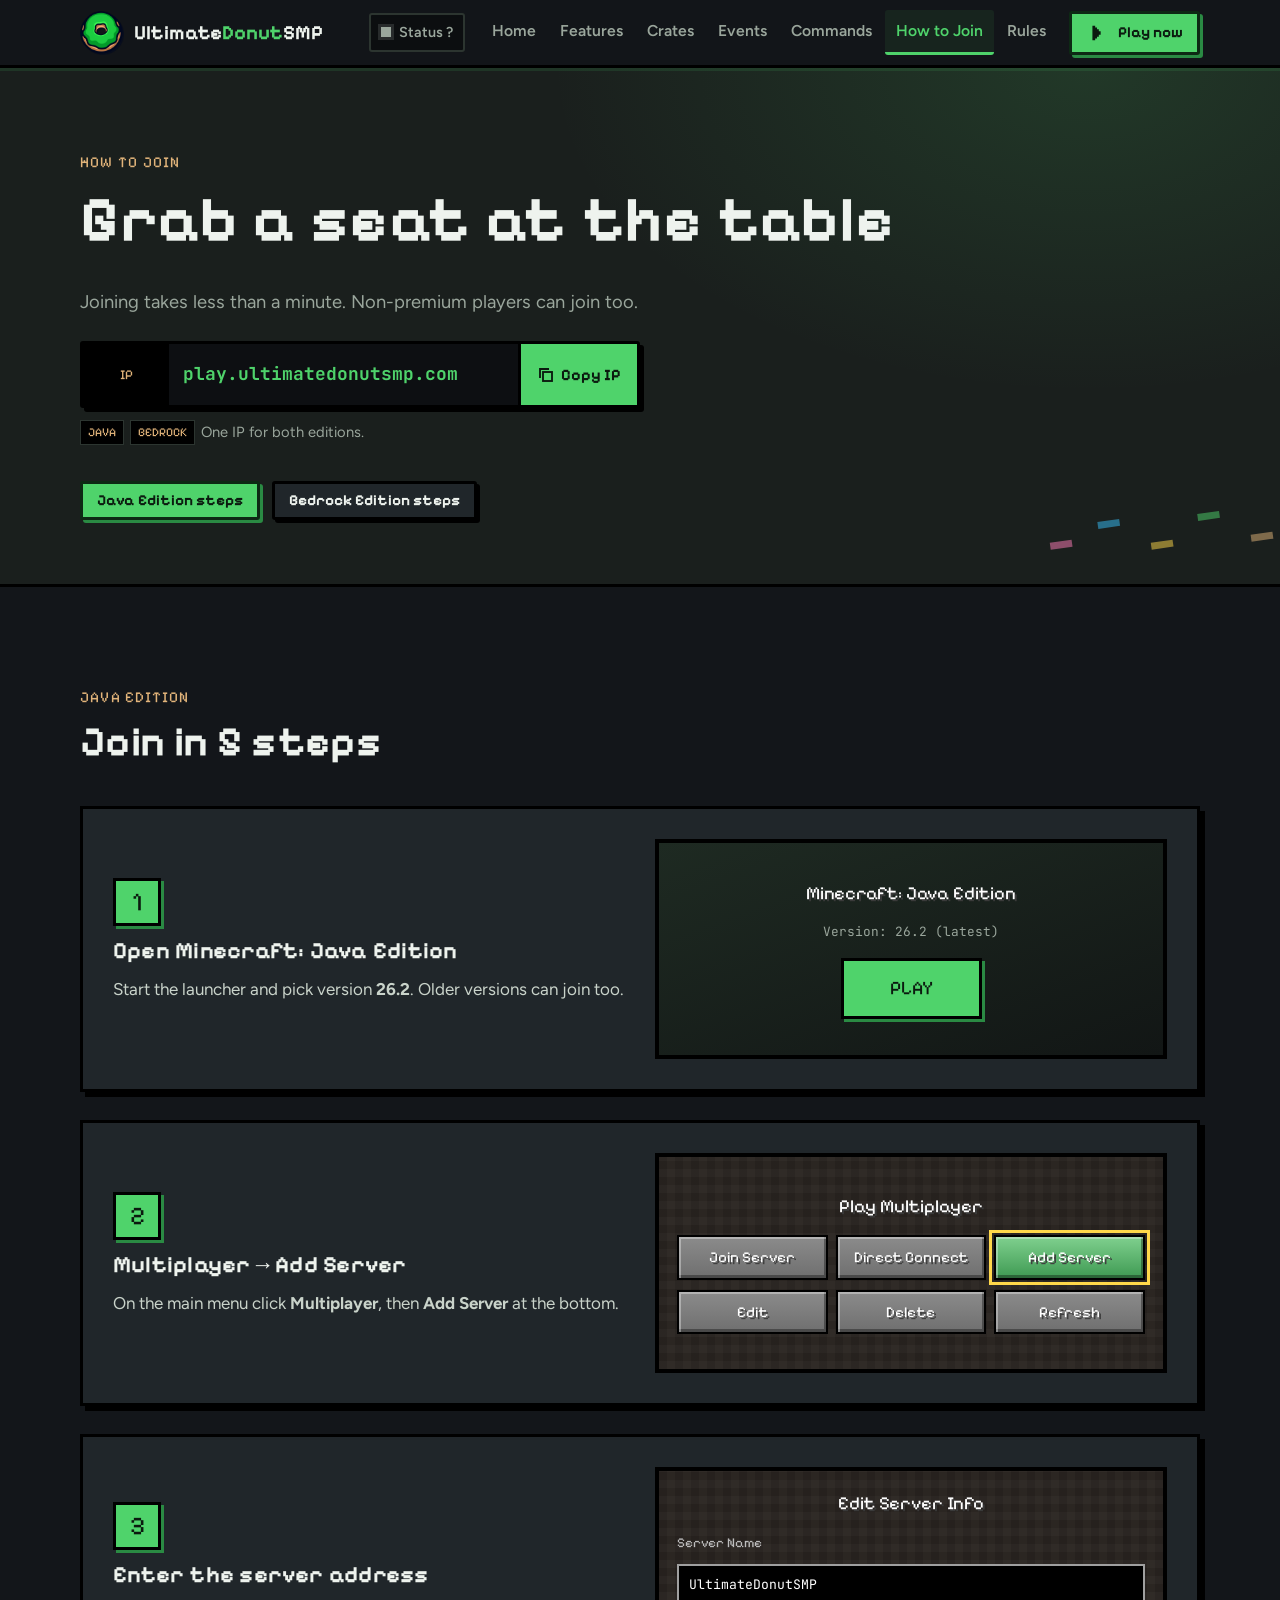
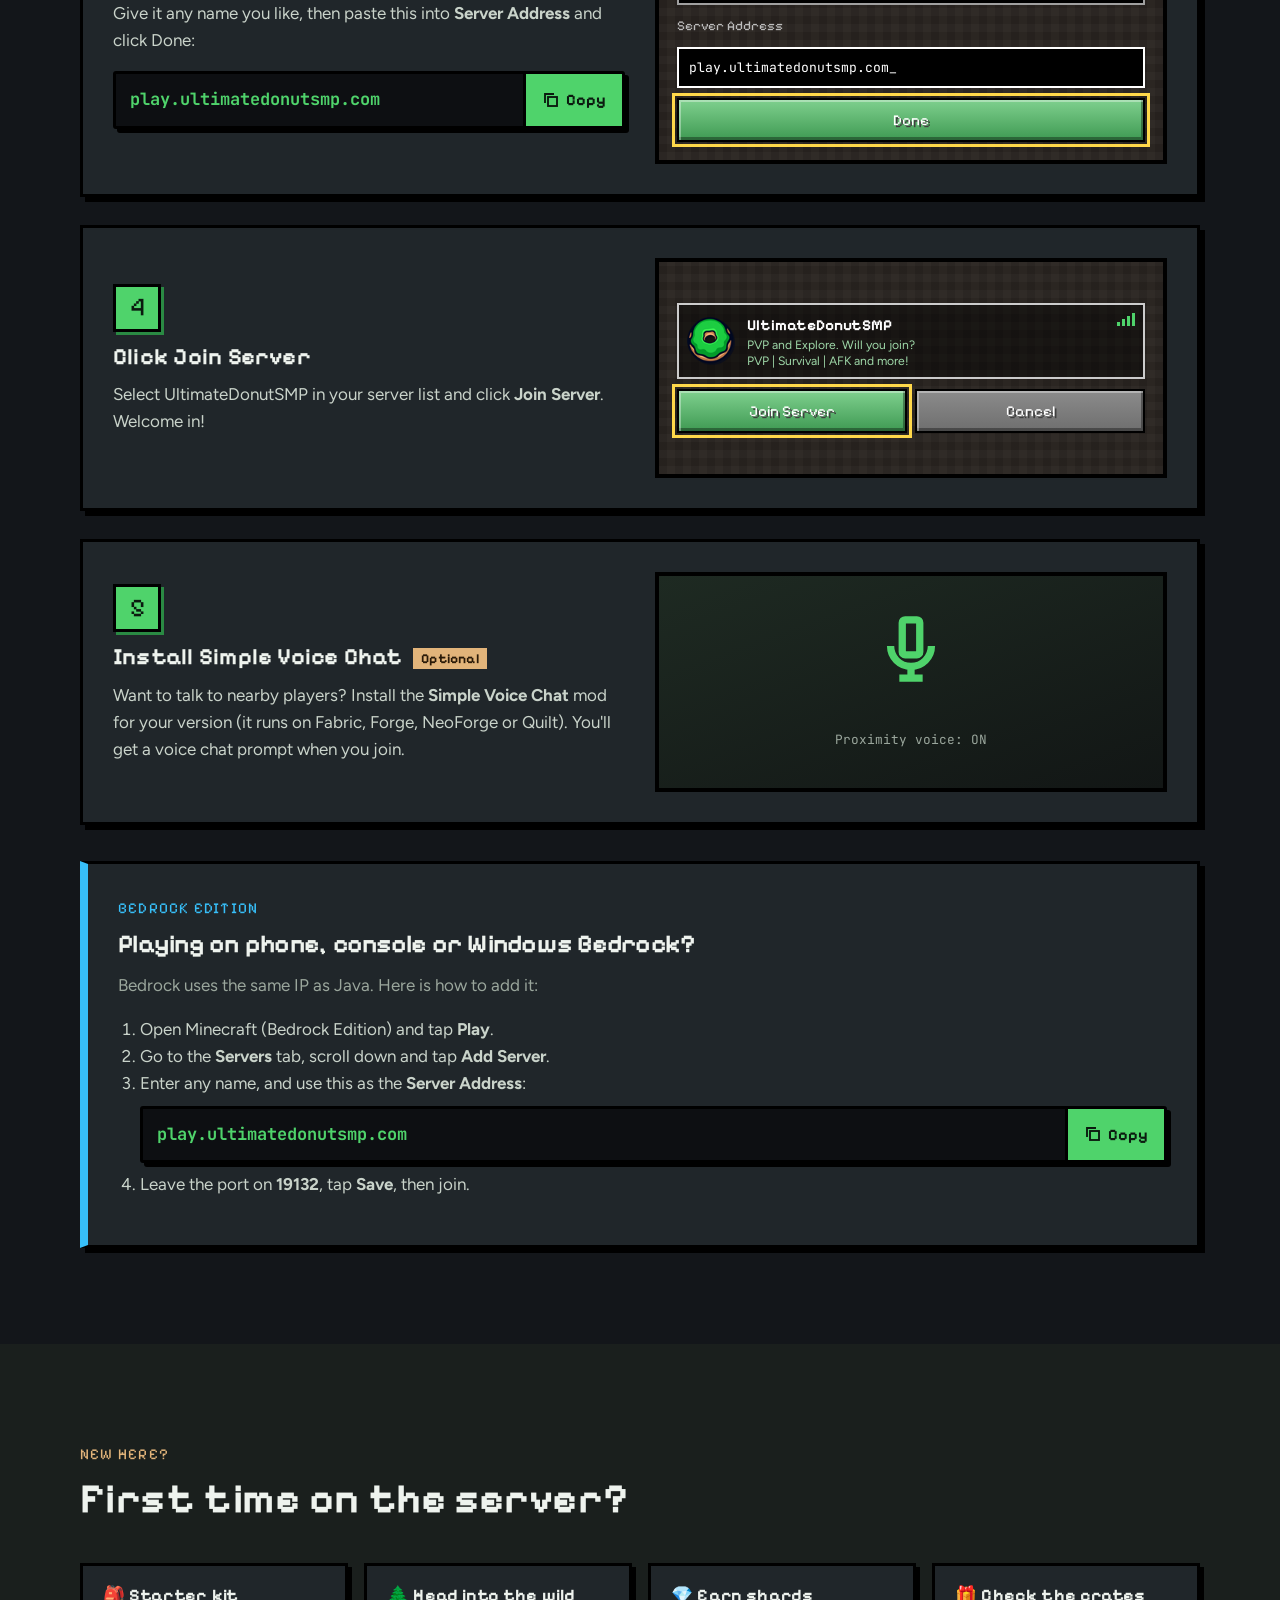
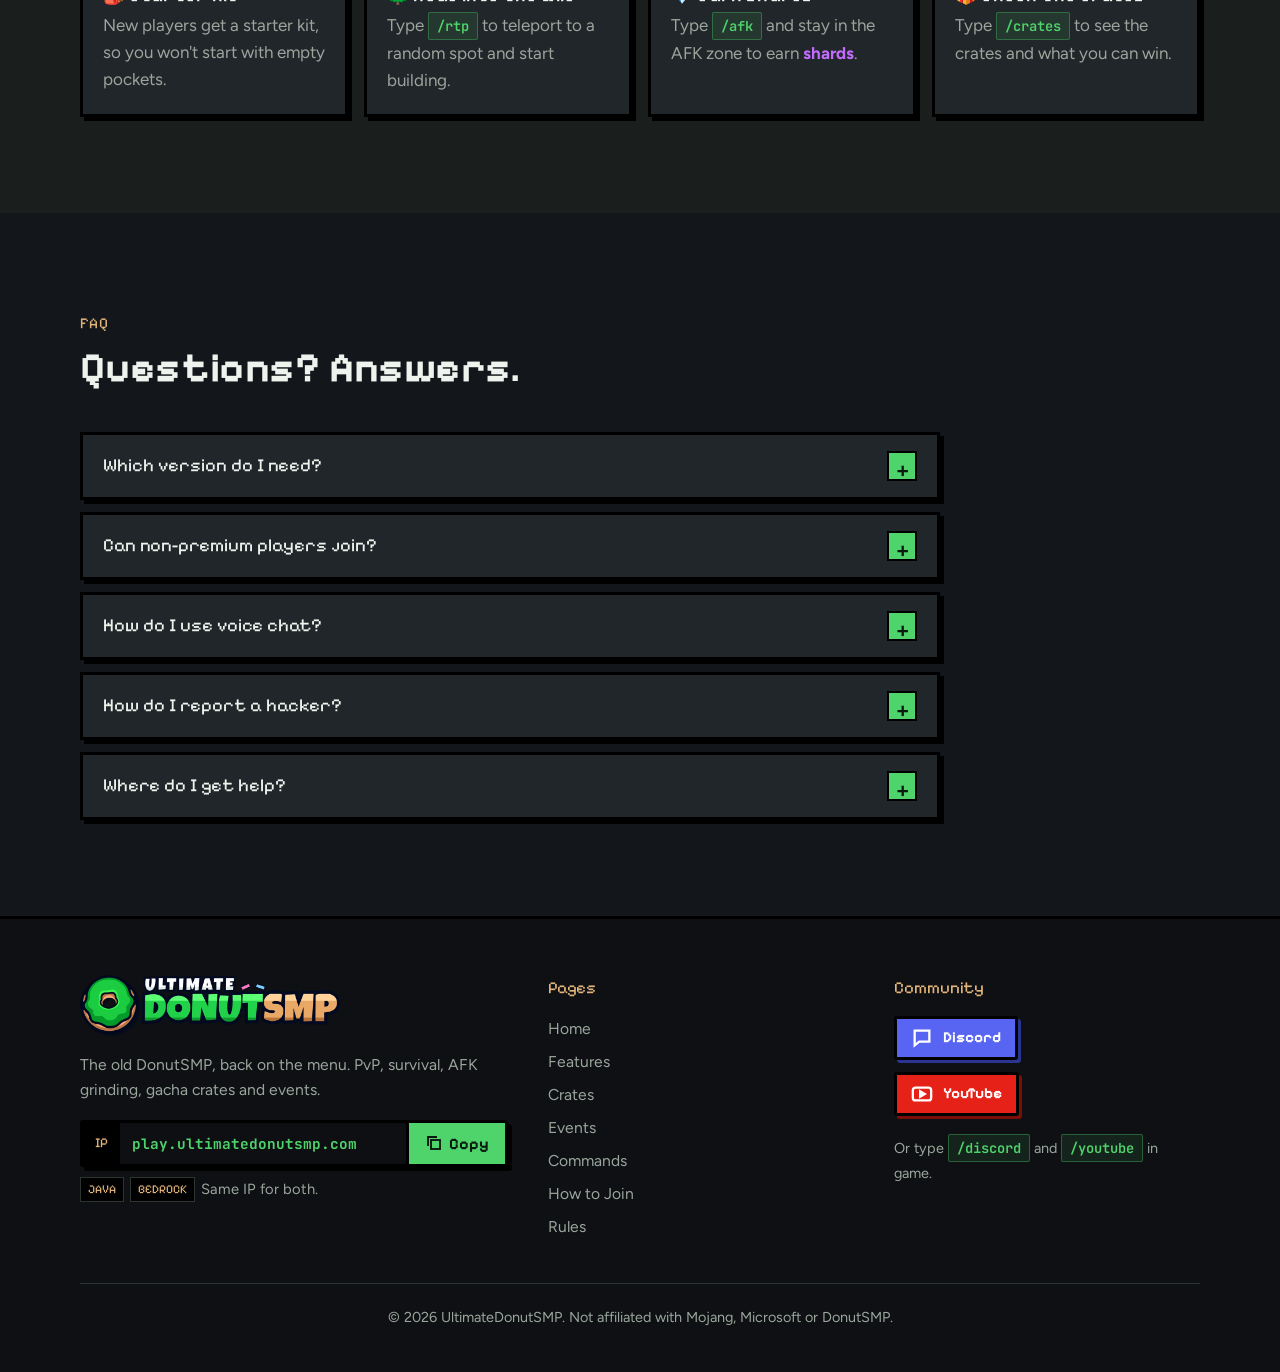
<file: join.html>
<!DOCTYPE html>
<html lang="en">
<head>
  <meta charset="utf-8">
  <meta name="viewport" content="width=device-width, initial-scale=1">
  <title>How to Join – UltimateDonutSMP</title>
  <meta name="description" content="How to join UltimateDonutSMP on Minecraft Java (26.2 and older) or Bedrock: step-by-step guide, server IPs, voice chat setup, first-time tips and FAQ.">
  <meta name="theme-color" content="#4FD36B">
  <!-- Favicon -->
  <link rel="icon" type="image/png" href="assets/favicon.png">
  <link rel="apple-touch-icon" href="assets/apple-touch-icon.png">

  <!-- Open Graph (link previews on Discord, etc.)
       TIP: once you have a domain, change og:image to a full URL,
       e.g. https://yourdomain.com/assets/logo.png -->
  <meta property="og:type" content="website">
  <meta property="og:site_name" content="UltimateDonutSMP">
  <meta property="og:title" content="How to Join – UltimateDonutSMP">
  <meta property="og:description" content="How to join UltimateDonutSMP on Minecraft Java (26.2 and older) or Bedrock: step-by-step guide, server IPs, voice chat setup, first-time tips and FAQ.">
  <meta property="og:image" content="assets/logo.png">
  <meta name="twitter:card" content="summary">

  <!-- Fonts: Pixelify Sans (headings), Figtree (body), JetBrains Mono (commands) -->
  <link rel="preconnect" href="https://fonts.googleapis.com">
  <link rel="preconnect" href="https://fonts.gstatic.com" crossorigin>
  <link href="https://fonts.googleapis.com/css2?family=Figtree:wght@400;500;600;700;800&family=JetBrains+Mono:wght@500;600;700&family=Pixelify+Sans:wght@500;700&display=swap" rel="stylesheet">

  <link rel="stylesheet" href="assets/css/style.css">
  <!-- Marks that JavaScript is on (used for fade-in animations) -->
  <script>document.documentElement.classList.add("js");</script>
  <script src="assets/js/main.js" defer></script>
</head>
<body>
  <a class="skip-link" href="#main">Skip to content</a>

  <!-- ===== HEADER (same on every page) ===== -->
  <header class="site-header">
    <div class="container">
      <a class="brand" href="index.html">
        <img src="assets/logo.png" alt="" width="44" height="44">
        <span>Ultimate<b>Donut</b>SMP</span>
      </a>
      <!-- Live player count (filled in by main.js, refreshes every 60s). Hidden without JavaScript. -->
      <a class="header-status" href="index.html#server-status" data-status-badge data-state="loading" hidden>
        <span class="status__dot" aria-hidden="true"></span>
        <span class="header-status__text">…</span>
      </a>
      <button class="nav-toggle" type="button" aria-expanded="false" aria-controls="site-nav" aria-label="Open menu">
        <span></span><span></span><span></span>
      </button>
      <nav class="nav" id="site-nav" aria-label="Main">
        <ul class="nav__list">
          <li><a class="nav__link" href="index.html">Home</a></li>
          <li><a class="nav__link" href="features.html">Features</a></li>
          <li><a class="nav__link" href="crates.html">Crates</a></li>
          <li><a class="nav__link" href="events.html">Events</a></li>
          <li><a class="nav__link" href="commands.html">Commands</a></li>
          <li><a class="nav__link" href="join.html" aria-current="page">How to Join</a></li>
          <li><a class="nav__link" href="rules.html">Rules</a></li>
          <li class="nav__play">
            <!-- Copies the server IP. Without JavaScript it links to the join page. -->
            <a class="btn btn--primary btn--small" href="join.html" data-copy="play.ultimatedonutsmp.com" data-copy-toast="IP copied! See you in game">
              <svg viewBox="0 0 24 24" aria-hidden="true"><path fill="currentColor" d="M7 4h3v2h2v2h2v2h2v4h-2v2h-2v2h-2v2H7z"/></svg>
              Play now
            </a>
          </li>
        </ul>
      </nav>
    </div>
  </header>

  <main id="main">
    <section class="page-hero">
      <div class="container">
        <span class="eyebrow">How to join</span>
        <h1>Grab a seat at the table</h1>
        <p class="lead">Joining takes less than a minute. Non-premium players can join too.</p>
        <div class="ip-stack" style="margin-top:24px">
          <div class="copy-box ip-box">
            <span class="copy-box__label">IP</span>
            <code class="copy-box__value" id="j-ip">play.ultimatedonutsmp.com</code>
            <button class="copy-btn" type="button" data-copy="play.ultimatedonutsmp.com" data-copy-target="#j-ip" aria-label="Copy server IP">
              <svg viewBox="0 0 24 24" fill="none" stroke="currentColor" stroke-width="2.5" aria-hidden="true"><rect x="8" y="8" width="12" height="12"/><path d="M4 16V4h12"/></svg>
              <span data-copy-label>Copy IP</span>
            </button>
          </div>
          <p class="ip-note"><span class="ip-note__tag">JAVA</span><span class="ip-note__tag">BEDROCK</span> One IP for both editions.</p>
        </div>
        <div class="edition-tabs" style="margin:6px 0 0">
          <a class="btn btn--small btn--primary" href="#java-steps">Java Edition steps</a>
          <a class="btn btn--small" href="#bedrock">Bedrock Edition steps</a>
        </div>
      </div>
    </section>

    <!-- ===== JAVA STEPS ===== -->
    <section class="section" id="java-steps" aria-labelledby="java-title">
      <div class="container">
        <div class="section__head reveal">
          <span class="eyebrow">Java Edition</span>
          <h2 id="java-title">Join in 5 steps</h2>
        </div>

        <!-- The mockups below are simple illustrations, not real game screenshots -->
        <ol class="join-steps">
          <li class="join-step reveal">
            <div>
              <span class="join-step__num" aria-hidden="true"></span>
              <h3>Open Minecraft: Java Edition</h3>
              <p>Start the launcher and pick version <strong>26.2</strong>. Older versions can join too.</p>
            </div>
            <div class="mock mock--launcher" aria-hidden="true">
              <div class="mock__title">Minecraft: Java Edition</div>
              <div class="mock__version">Version: 26.2 (latest)</div>
              <div class="mock__play">PLAY</div>
            </div>
          </li>

          <li class="join-step reveal">
            <div>
              <span class="join-step__num" aria-hidden="true"></span>
              <h3>Multiplayer → Add Server</h3>
              <p>On the main menu click <strong>Multiplayer</strong>, then <strong>Add Server</strong> at the bottom.</p>
            </div>
            <div class="mock" aria-hidden="true">
              <div class="mock__title">Play Multiplayer</div>
              <div class="mock__row">
                <span class="mock__btn">Join Server</span>
                <span class="mock__btn">Direct Connect</span>
                <span class="mock__btn mock__btn--hl">Add Server</span>
              </div>
              <div class="mock__row">
                <span class="mock__btn">Edit</span>
                <span class="mock__btn">Delete</span>
                <span class="mock__btn">Refresh</span>
              </div>
            </div>
          </li>

          <li class="join-step reveal">
            <div>
              <span class="join-step__num" aria-hidden="true"></span>
              <h3>Enter the server address</h3>
              <p>Give it any name you like, then paste this into <strong>Server Address</strong> and click Done:</p>
              <div class="copy-box">
                <code class="copy-box__value" id="step-ip">play.ultimatedonutsmp.com</code>
                <button class="copy-btn" type="button" data-copy="play.ultimatedonutsmp.com" data-copy-target="#step-ip" aria-label="Copy server IP">
                  <svg viewBox="0 0 24 24" fill="none" stroke="currentColor" stroke-width="2.5" aria-hidden="true"><rect x="8" y="8" width="12" height="12"/><path d="M4 16V4h12"/></svg>
                  <span data-copy-label>Copy</span>
                </button>
              </div>
            </div>
            <div class="mock" aria-hidden="true">
              <div class="mock__title">Edit Server Info</div>
              <div class="mock__label">Server Name</div>
              <div class="mock__input">UltimateDonutSMP</div>
              <div class="mock__label">Server Address</div>
              <div class="mock__input mock__input--focus">play.ultimatedonutsmp.com</div>
              <span class="mock__btn mock__btn--hl">Done</span>
            </div>
          </li>

          <li class="join-step reveal">
            <div>
              <span class="join-step__num" aria-hidden="true"></span>
              <h3>Click Join Server</h3>
              <p>Select UltimateDonutSMP in your server list and click <strong>Join Server</strong>. Welcome in!</p>
            </div>
            <div class="mock" aria-hidden="true">
              <div class="mock__server">
                <img src="assets/favicon.png" alt="" width="48" height="48" loading="lazy">
                <div>
                  <b>UltimateDonutSMP</b>
                  <small>PVP and Explore. Will you join?<br>PVP | Survival | AFK and more!</small>
                </div>
                <span class="bars"><i style="height:4px"></i><i style="height:7px"></i><i style="height:10px"></i><i style="height:13px"></i></span>
              </div>
              <div class="mock__row mock__row--2">
                <span class="mock__btn mock__btn--hl">Join Server</span>
                <span class="mock__btn">Cancel</span>
              </div>
            </div>
          </li>

          <li class="join-step reveal" id="step-voice">
            <div>
              <span class="join-step__num" aria-hidden="true"></span>
              <h3>Install Simple Voice Chat <span class="tag-optional">Optional</span></h3>
              <p>Want to talk to nearby players? Install the <strong>Simple Voice Chat</strong> mod for your version (it runs on Fabric, Forge, NeoForge or Quilt). You'll get a voice chat prompt when you join.</p>
            </div>
            <div class="mock mock--launcher" aria-hidden="true">
              <svg class="mock__mic" viewBox="0 0 24 24" fill="none" stroke="currentColor" stroke-width="2.5"><rect x="9" y="2" width="6" height="12" rx="1"/><path d="M5 11a7 7 0 0 0 14 0M12 18v4M8 22h8"/></svg>
              <div class="mock__waves"><i></i><i></i><i></i><i></i><i></i></div>
              <div class="mock__version">Proximity voice: ON</div>
            </div>
          </li>
        </ol>

        <!-- ===== BEDROCK ===== -->
        <div class="bedrock-box reveal" id="bedrock">
          <span class="eyebrow" style="color:var(--blue)">Bedrock Edition</span>
          <h2 style="font-size:1.6rem">Playing on phone, console or Windows Bedrock?</h2>
          <p class="muted">Bedrock uses the same IP as Java. Here is how to add it:</p>
          <ol>
            <li>Open Minecraft (Bedrock Edition) and tap <strong>Play</strong>.</li>
            <li>Go to the <strong>Servers</strong> tab, scroll down and tap <strong>Add Server</strong>.</li>
            <li>Enter any name, and use this as the <strong>Server Address</strong>:
              <div class="copy-box">
                <code class="copy-box__value" id="b-ip">play.ultimatedonutsmp.com</code>
                <button class="copy-btn" type="button" data-copy="play.ultimatedonutsmp.com" data-copy-target="#b-ip" aria-label="Copy server IP">
                  <svg viewBox="0 0 24 24" fill="none" stroke="currentColor" stroke-width="2.5" aria-hidden="true"><rect x="8" y="8" width="12" height="12"/><path d="M4 16V4h12"/></svg>
                  <span data-copy-label>Copy</span>
                </button>
              </div>
            </li>
            <!-- OWNER: check that the port below is correct for your Bedrock setup -->
            <li>Leave the port on <strong>19132</strong>, tap <strong>Save</strong>, then join.</li>
          </ol>
        </div>
      </div>
    </section>

    <!-- ===== FIRST TIME TIPS ===== -->
    <section class="section section--raised" aria-labelledby="tips-title">
      <div class="container">
        <div class="section__head reveal">
          <span class="eyebrow">New here?</span>
          <h2 id="tips-title">First time on the server?</h2>
        </div>
        <div class="tips">
          <div class="tip reveal">
            <h3>🎒 Starter kit</h3>
            <p>New players get a starter kit, so you won't start with empty pockets.</p>
          </div>
          <div class="tip reveal">
            <h3>🌲 Head into the wild</h3>
            <p>Type <span class="cmd">/rtp</span> to teleport to a random spot and start building.</p>
          </div>
          <div class="tip reveal">
            <h3>💎 Earn shards</h3>
            <p>Type <span class="cmd">/afk</span> and stay in the AFK zone to earn <span class="shards">shards</span>.</p>
          </div>
          <div class="tip reveal">
            <h3>🎁 Check the crates</h3>
            <p>Type <span class="cmd">/crates</span> to see the crates and what you can win.</p>
          </div>
        </div>
      </div>
    </section>

    <!-- ===== FAQ ===== -->
    <section class="section" aria-labelledby="faq-title">
      <div class="container">
        <div class="section__head reveal">
          <span class="eyebrow">FAQ</span>
          <h2 id="faq-title">Questions? Answers.</h2>
        </div>
        <div class="faq reveal">
          <details>
            <summary>Which version do I need?</summary>
            <div class="faq__body">
              <p>The server runs on <strong>Java Edition 26.2</strong>, but older versions can join too. Bedrock players can join too, with the same IP: <code class="cmd">play.ultimatedonutsmp.com</code>.</p>
            </div>
          </details>
          <details>
            <summary>Can non-premium players join?</summary>
            <div class="faq__body">
              <p>Yes! Non-premium players can join too.</p>
            </div>
          </details>
          <details>
            <summary>How do I use voice chat?</summary>
            <div class="faq__body">
              <p>Install the <strong>Simple Voice Chat</strong> mod for your Minecraft version and join the server. You'll get a voice chat prompt when you join. Then just talk – players near you will hear you.</p>
            </div>
          </details>
          <details>
            <summary>How do I report a hacker?</summary>
            <div class="faq__body">
              <p>Type <span class="cmd">/reporthacker &lt;user&gt; &lt;reason&gt;</span> in game. Staff will take a look.</p>
            </div>
          </details>
          <details>
            <summary>Where do I get help?</summary>
            <div class="faq__body">
              <p>Ask staff in game with <span class="cmd">/helpop</span>, or ask in our <a href="https://discord.gg/rgKhkx2fFa" target="_blank" rel="noopener">Discord</a>.</p>
            </div>
          </details>
        </div>
      </div>
    </section>
  </main>

  <!-- ===== FOOTER (same on every page) ===== -->
  <footer class="site-footer">
    <div class="container">
      <div class="footer-grid">
        <div class="footer-brand">
          <img src="assets/logo-wordmark.png" alt="UltimateDonutSMP" width="900" height="210" loading="lazy">
          <p>The old DonutSMP, back on the menu. PvP, survival, AFK grinding, gacha crates and events.</p>
          <div class="footer-ips">
            <div class="copy-box">
              <span class="copy-box__label">IP</span>
              <code class="copy-box__value" id="f-ip">play.ultimatedonutsmp.com</code>
              <button class="copy-btn" type="button" data-copy="play.ultimatedonutsmp.com" data-copy-target="#f-ip" aria-label="Copy server IP">
                <svg viewBox="0 0 24 24" fill="none" stroke="currentColor" stroke-width="2.5" aria-hidden="true"><rect x="8" y="8" width="12" height="12"/><path d="M4 16V4h12"/></svg>
                <span data-copy-label>Copy</span>
              </button>
            </div>
          </div>
          <p class="ip-note" style="margin-top:10px"><span class="ip-note__tag">JAVA</span><span class="ip-note__tag">BEDROCK</span> Same IP for both.</p>
        </div>

        <nav aria-label="Footer">
          <div class="footer-title">Pages</div>
          <ul class="footer-links">
            <li><a href="index.html">Home</a></li>
            <li><a href="features.html">Features</a></li>
            <li><a href="crates.html">Crates</a></li>
            <li><a href="events.html">Events</a></li>
            <li><a href="commands.html">Commands</a></li>
            <li><a href="join.html">How to Join</a></li>
            <li><a href="rules.html">Rules</a></li>
          </ul>
        </nav>

        <div>
          <div class="footer-title">Community</div>
          <div class="footer-social">
            <a class="btn btn--discord btn--small" href="https://discord.gg/rgKhkx2fFa" target="_blank" rel="noopener">
              <svg viewBox="0 0 24 24" fill="none" stroke="currentColor" stroke-width="2.5" aria-hidden="true"><path d="M4 4h16v12H9l-5 4z"/><path d="M8.5 10h.01M12 10h.01M15.5 10h.01"/></svg>
              Discord
            </a>
            <a class="btn btn--youtube btn--small" href="https://youtube.com/@ultimatedonutsmp" target="_blank" rel="noopener">
              <svg viewBox="0 0 24 24" fill="none" stroke="currentColor" stroke-width="2.5" aria-hidden="true"><rect x="2" y="5" width="20" height="14" rx="3"/><path d="M10 9l5 3-5 3z" fill="currentColor"/></svg>
              YouTube
            </a>
            <p class="muted" style="margin:6px 0 0;font-size:.9rem">Or type <span class="cmd">/discord</span> and <span class="cmd">/youtube</span> in game.</p>
          </div>
        </div>
      </div>

      <p class="footer-bottom">© 2026 UltimateDonutSMP. Not affiliated with Mojang, Microsoft or DonutSMP.</p>
    </div>
  </footer>
</body>
</html>
</file>
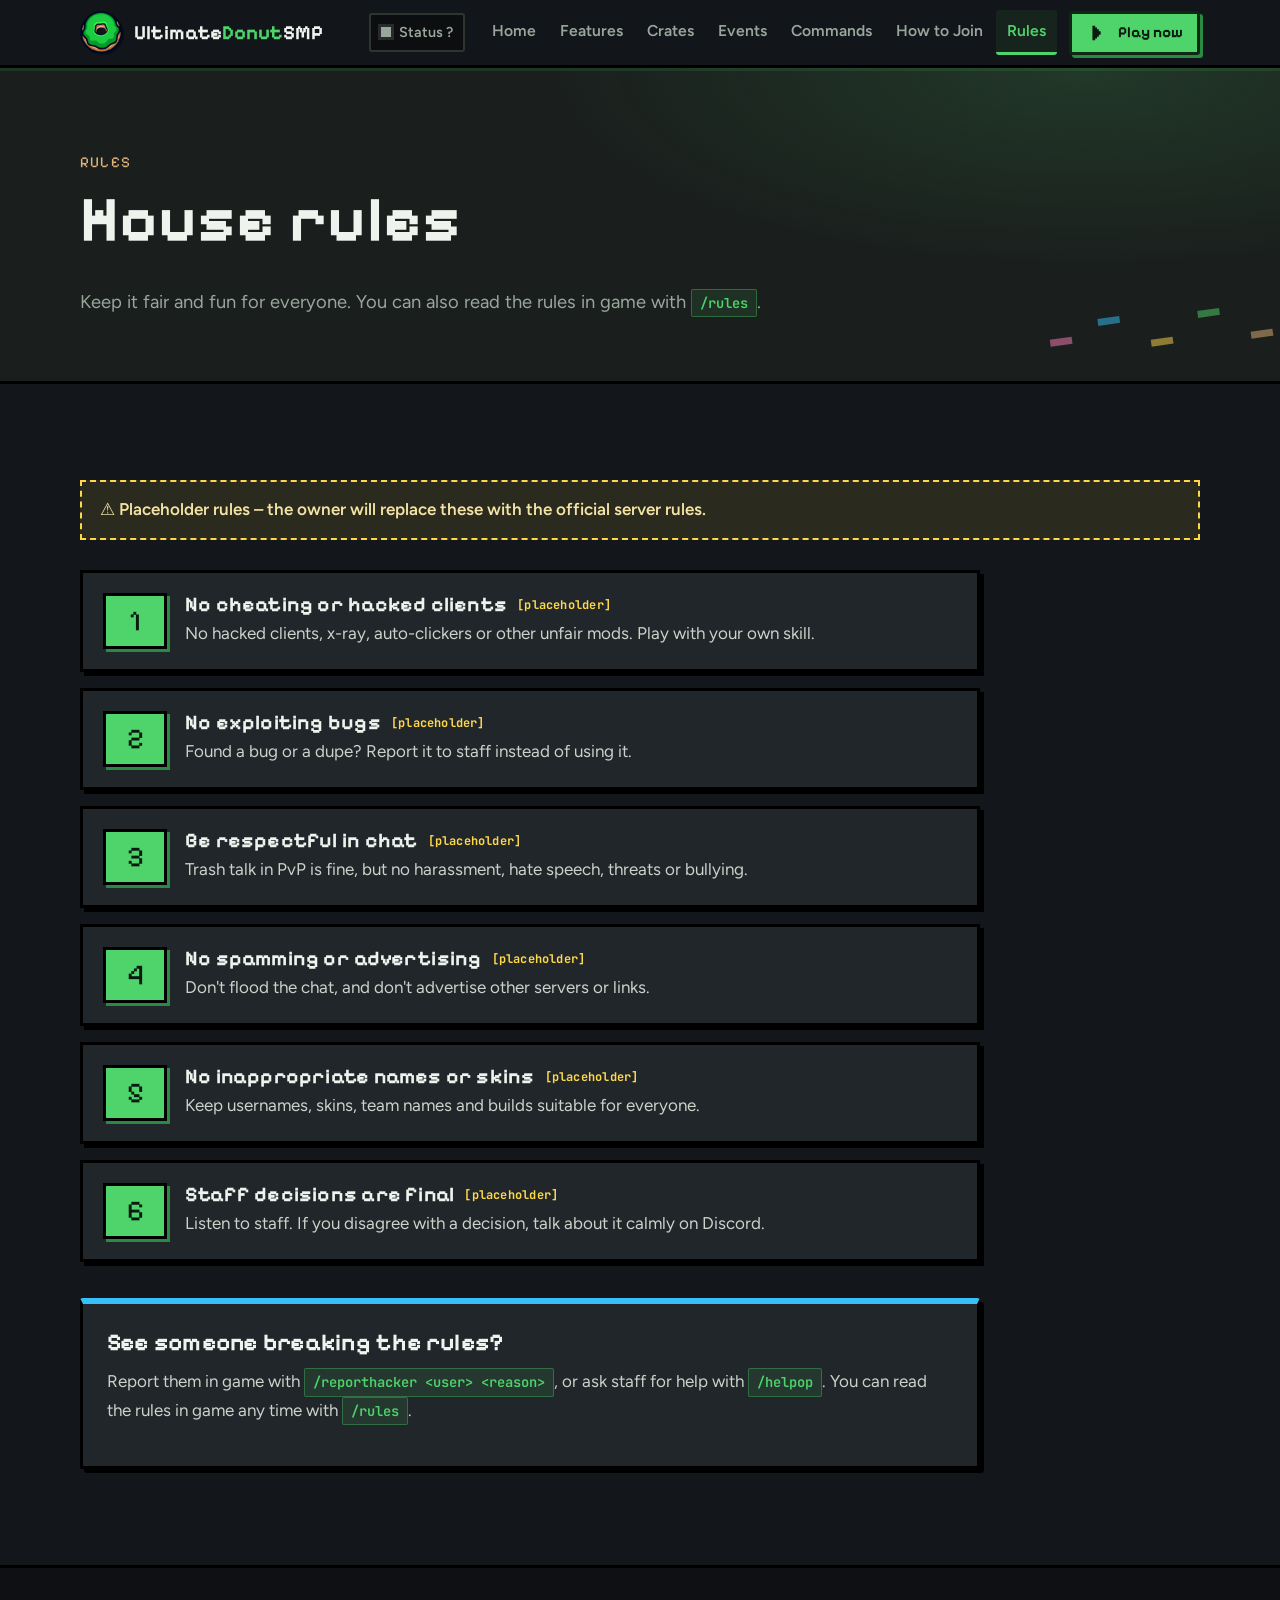
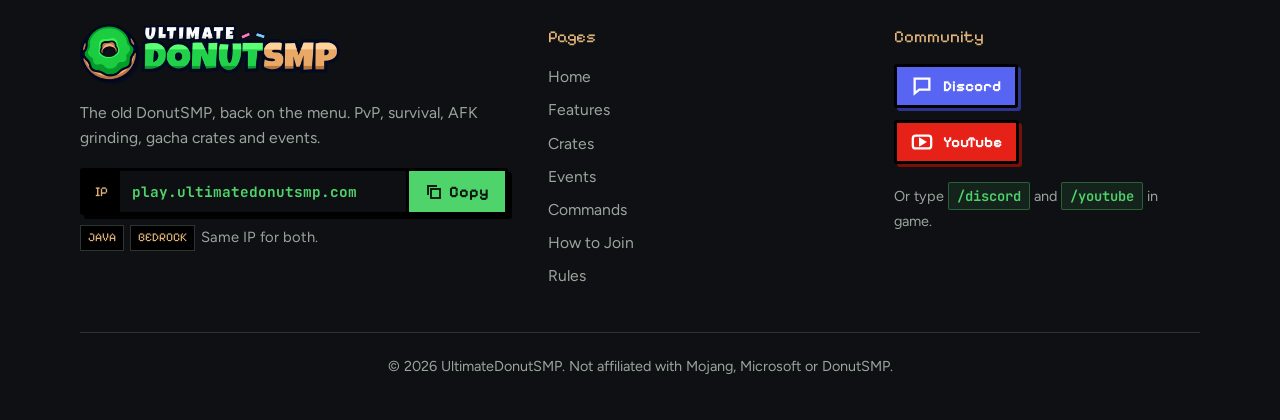
<file: rules.html>
<!DOCTYPE html>
<html lang="en">
<head>
  <meta charset="utf-8">
  <meta name="viewport" content="width=device-width, initial-scale=1">
  <title>Rules – UltimateDonutSMP</title>
  <meta name="description" content="The UltimateDonutSMP server rules. Play fair, be respectful and have fun. Report rule breakers in game with /reporthacker.">
  <meta name="theme-color" content="#4FD36B">
  <!-- Favicon -->
  <link rel="icon" type="image/png" href="assets/favicon.png">
  <link rel="apple-touch-icon" href="assets/apple-touch-icon.png">

  <!-- Open Graph (link previews on Discord, etc.)
       TIP: once you have a domain, change og:image to a full URL,
       e.g. https://yourdomain.com/assets/logo.png -->
  <meta property="og:type" content="website">
  <meta property="og:site_name" content="UltimateDonutSMP">
  <meta property="og:title" content="Rules – UltimateDonutSMP">
  <meta property="og:description" content="The UltimateDonutSMP server rules. Play fair, be respectful and have fun. Report rule breakers in game with /reporthacker.">
  <meta property="og:image" content="assets/logo.png">
  <meta name="twitter:card" content="summary">

  <!-- Fonts: Pixelify Sans (headings), Figtree (body), JetBrains Mono (commands) -->
  <link rel="preconnect" href="https://fonts.googleapis.com">
  <link rel="preconnect" href="https://fonts.gstatic.com" crossorigin>
  <link href="https://fonts.googleapis.com/css2?family=Figtree:wght@400;500;600;700;800&family=JetBrains+Mono:wght@500;600;700&family=Pixelify+Sans:wght@500;700&display=swap" rel="stylesheet">

  <link rel="stylesheet" href="assets/css/style.css">
  <!-- Marks that JavaScript is on (used for fade-in animations) -->
  <script>document.documentElement.classList.add("js");</script>
  <script src="assets/js/main.js" defer></script>
</head>
<body>
  <a class="skip-link" href="#main">Skip to content</a>

  <!-- ===== HEADER (same on every page) ===== -->
  <header class="site-header">
    <div class="container">
      <a class="brand" href="index.html">
        <img src="assets/logo.png" alt="" width="44" height="44">
        <span>Ultimate<b>Donut</b>SMP</span>
      </a>
      <!-- Live player count (filled in by main.js, refreshes every 60s). Hidden without JavaScript. -->
      <a class="header-status" href="index.html#server-status" data-status-badge data-state="loading" hidden>
        <span class="status__dot" aria-hidden="true"></span>
        <span class="header-status__text">…</span>
      </a>
      <button class="nav-toggle" type="button" aria-expanded="false" aria-controls="site-nav" aria-label="Open menu">
        <span></span><span></span><span></span>
      </button>
      <nav class="nav" id="site-nav" aria-label="Main">
        <ul class="nav__list">
          <li><a class="nav__link" href="index.html">Home</a></li>
          <li><a class="nav__link" href="features.html">Features</a></li>
          <li><a class="nav__link" href="crates.html">Crates</a></li>
          <li><a class="nav__link" href="events.html">Events</a></li>
          <li><a class="nav__link" href="commands.html">Commands</a></li>
          <li><a class="nav__link" href="join.html">How to Join</a></li>
          <li><a class="nav__link" href="rules.html" aria-current="page">Rules</a></li>
          <li class="nav__play">
            <!-- Copies the server IP. Without JavaScript it links to the join page. -->
            <a class="btn btn--primary btn--small" href="join.html" data-copy="play.ultimatedonutsmp.com" data-copy-toast="IP copied! See you in game">
              <svg viewBox="0 0 24 24" aria-hidden="true"><path fill="currentColor" d="M7 4h3v2h2v2h2v2h2v4h-2v2h-2v2h-2v2H7z"/></svg>
              Play now
            </a>
          </li>
        </ul>
      </nav>
    </div>
  </header>

  <main id="main">
    <section class="page-hero">
      <div class="container">
        <span class="eyebrow">Rules</span>
        <h1>House rules</h1>
        <p class="lead">Keep it fair and fun for everyone. You can also read the rules in game with <span class="cmd">/rules</span>.</p>
      </div>
    </section>

    <section class="section">
      <div class="container">
        <!--
          OWNER: these are PLACEHOLDER rules. Check and edit them so they match
          your real server rules (and what /rules shows in game). When you're done,
          delete the yellow "placeholder" note and the [placeholder] tags below.
        -->
        <p class="placeholder-note">⚠ Placeholder rules – the owner will replace these with the official server rules.</p>

        <ol class="rules">
          <li class="reveal">
            <div>
              <h2>No cheating or hacked clients <span class="ph">[placeholder]</span></h2>
              <p>No hacked clients, x-ray, auto-clickers or other unfair mods. Play with your own skill.</p>
            </div>
          </li>
          <li class="reveal">
            <div>
              <h2>No exploiting bugs <span class="ph">[placeholder]</span></h2>
              <p>Found a bug or a dupe? Report it to staff instead of using it.</p>
            </div>
          </li>
          <li class="reveal">
            <div>
              <h2>Be respectful in chat <span class="ph">[placeholder]</span></h2>
              <p>Trash talk in PvP is fine, but no harassment, hate speech, threats or bullying.</p>
            </div>
          </li>
          <li class="reveal">
            <div>
              <h2>No spamming or advertising <span class="ph">[placeholder]</span></h2>
              <p>Don't flood the chat, and don't advertise other servers or links.</p>
            </div>
          </li>
          <li class="reveal">
            <div>
              <h2>No inappropriate names or skins <span class="ph">[placeholder]</span></h2>
              <p>Keep usernames, skins, team names and builds suitable for everyone.</p>
            </div>
          </li>
          <li class="reveal">
            <div>
              <h2>Staff decisions are final <span class="ph">[placeholder]</span></h2>
              <p>Listen to staff. If you disagree with a decision, talk about it calmly on Discord.</p>
            </div>
          </li>
        </ol>

        <div class="card card--blue reveal" style="margin-top:36px;max-width:900px">
          <h2 style="font-size:1.5rem">See someone breaking the rules?</h2>
          <p style="color:#C9D3CA">Report them in game with <span class="cmd">/reporthacker &lt;user&gt; &lt;reason&gt;</span>, or ask staff for help with <span class="cmd">/helpop</span>. You can read the rules in game any time with <span class="cmd">/rules</span>.</p>
        </div>
      </div>
    </section>
  </main>

  <!-- ===== FOOTER (same on every page) ===== -->
  <footer class="site-footer">
    <div class="container">
      <div class="footer-grid">
        <div class="footer-brand">
          <img src="assets/logo-wordmark.png" alt="UltimateDonutSMP" width="900" height="210" loading="lazy">
          <p>The old DonutSMP, back on the menu. PvP, survival, AFK grinding, gacha crates and events.</p>
          <div class="footer-ips">
            <div class="copy-box">
              <span class="copy-box__label">IP</span>
              <code class="copy-box__value" id="f-ip">play.ultimatedonutsmp.com</code>
              <button class="copy-btn" type="button" data-copy="play.ultimatedonutsmp.com" data-copy-target="#f-ip" aria-label="Copy server IP">
                <svg viewBox="0 0 24 24" fill="none" stroke="currentColor" stroke-width="2.5" aria-hidden="true"><rect x="8" y="8" width="12" height="12"/><path d="M4 16V4h12"/></svg>
                <span data-copy-label>Copy</span>
              </button>
            </div>
          </div>
          <p class="ip-note" style="margin-top:10px"><span class="ip-note__tag">JAVA</span><span class="ip-note__tag">BEDROCK</span> Same IP for both.</p>
        </div>

        <nav aria-label="Footer">
          <div class="footer-title">Pages</div>
          <ul class="footer-links">
            <li><a href="index.html">Home</a></li>
            <li><a href="features.html">Features</a></li>
            <li><a href="crates.html">Crates</a></li>
            <li><a href="events.html">Events</a></li>
            <li><a href="commands.html">Commands</a></li>
            <li><a href="join.html">How to Join</a></li>
            <li><a href="rules.html">Rules</a></li>
          </ul>
        </nav>

        <div>
          <div class="footer-title">Community</div>
          <div class="footer-social">
            <a class="btn btn--discord btn--small" href="https://discord.gg/rgKhkx2fFa" target="_blank" rel="noopener">
              <svg viewBox="0 0 24 24" fill="none" stroke="currentColor" stroke-width="2.5" aria-hidden="true"><path d="M4 4h16v12H9l-5 4z"/><path d="M8.5 10h.01M12 10h.01M15.5 10h.01"/></svg>
              Discord
            </a>
            <a class="btn btn--youtube btn--small" href="https://youtube.com/@ultimatedonutsmp" target="_blank" rel="noopener">
              <svg viewBox="0 0 24 24" fill="none" stroke="currentColor" stroke-width="2.5" aria-hidden="true"><rect x="2" y="5" width="20" height="14" rx="3"/><path d="M10 9l5 3-5 3z" fill="currentColor"/></svg>
              YouTube
            </a>
            <p class="muted" style="margin:6px 0 0;font-size:.9rem">Or type <span class="cmd">/discord</span> and <span class="cmd">/youtube</span> in game.</p>
          </div>
        </div>
      </div>

      <p class="footer-bottom">© 2026 UltimateDonutSMP. Not affiliated with Mojang, Microsoft or DonutSMP.</p>
    </div>
  </footer>
</body>
</html>
</file>
<file: assets/css/style.css>
/* ==========================================================================
   UltimateDonutSMP – shared stylesheet
   --------------------------------------------------------------------------
   Edit colors, fonts and sizes in the :root block below. Every page uses
   this one file.

   Contents
   1.  Variables (colors, fonts, sizes)
   2.  Base / reset
   3.  Layout helpers
   4.  Buttons, chips, copy boxes
   5.  Header + navigation
   6.  Footer
   7.  Home: hero, sprinkles, drip, status
   8.  Cards, steps, community
   9.  Inner page hero + sections
   10. Features page
   11. Crates page + gacha wheel
   12. Events page
   13. Commands page
   14. Join page (mockups + FAQ)
   15. Rules page
   16. 404 page
   17. Scroll reveal, toast
   18. Reduced motion
   ========================================================================== */

/* 1. VARIABLES ============================================================ */
:root {
  /* Backgrounds */
  --bg: #13161A;            /* page background (near-black, green tint) */
  --bg-raised: #1A1F1D;     /* raised sections */
  --bg-card: #20262A;       /* cards / panels */
  --bg-deep: #0D0F12;       /* darkest areas (inputs, mockups) */
  --border: #2C3530;        /* subtle borders */

  /* Brand colors */
  --green: #4FD36B;         /* frosting green – main accent */
  --green-dark: #2A8A43;    /* outline green – shadows, borders */
  --tan: #E2B47A;           /* dough tan – labels and highlights */
  --tan-dark: #9C6E3A;
  --blue: #37BFF9;
  --purple: #A303F9;        /* shard currency color */
  --purple-light: #C46BFF;  /* readable purple for text on dark */
  --pink: #FF7EB9;
  --yellow: #FFD84A;
  --red: #FF5A5A;
  --navy: #0A1024;          /* logo outline navy */

  /* Text */
  --text: #EEF3EE;
  --muted: #9AA69C;
  --on-green: #0B1A0F;      /* text on green buttons */

  /* Crate colors */
  --crate-common: #B9F27C;
  --crate-prime: #3FE0E0;
  --crate-crimson: #E8414B;
  --crate-gold: #F5C431;
  --crate-amethyst: #A44BF5;

  /* Fonts */
  --font-display: "Pixelify Sans", "Courier New", monospace;
  --font-body: "Figtree", system-ui, -apple-system, "Segoe UI", Roboto, sans-serif;
  --font-mono: "JetBrains Mono", ui-monospace, Consolas, monospace;

  /* Sizes */
  --radius: 3px;            /* keep corners square-ish */
  --header-h: 68px;
  --container: 1160px;
  --shadow-hard: 4px 4px 0 #000;
}

/* 2. BASE ================================================================= */
*, *::before, *::after { box-sizing: border-box; }

html {
  scroll-behavior: smooth;
  scroll-padding-top: calc(var(--header-h) + 16px);
  -webkit-text-size-adjust: 100%;
}

body {
  margin: 0;
  background: var(--bg);
  color: var(--text);
  font-family: var(--font-body);
  font-size: 1.0625rem;
  line-height: 1.6;
  overflow-x: hidden;
}

img, svg, canvas { max-width: 100%; display: block; }

h1, h2, h3, h4 {
  font-family: var(--font-display);
  font-weight: 700;
  line-height: 1.12;
  margin: 0 0 .5em;
  letter-spacing: .01em;
}
h1 { font-size: clamp(2.2rem, 6vw, 4rem); }
h2 { font-size: clamp(1.7rem, 4vw, 2.6rem); }
h3 { font-size: 1.35rem; }

p { margin: 0 0 1em; }
a { color: var(--green); text-underline-offset: 3px; }
a:hover { color: #7BE68F; }

code, kbd { font-family: var(--font-mono); }

/* Visible keyboard focus everywhere */
:focus-visible {
  outline: 3px solid var(--yellow);
  outline-offset: 3px;
}

::selection { background: var(--green); color: var(--on-green); }

.skip-link {
  position: absolute;
  left: 12px; top: -60px;
  z-index: 200;
  background: var(--green); color: var(--on-green);
  padding: 10px 14px; font-weight: 700;
  border-radius: var(--radius);
  text-decoration: none;
}
.skip-link:focus { top: 12px; }

.sr-only {
  position: absolute !important;
  width: 1px; height: 1px; padding: 0; margin: -1px;
  overflow: hidden; clip: rect(0 0 0 0); white-space: nowrap; border: 0;
}

/* 3. LAYOUT =============================================================== */
.container {
  width: 100%;
  max-width: var(--container);
  margin-inline: auto;
  padding-inline: 20px;
}

.section { padding-block: clamp(56px, 9vw, 96px); }
.section--raised { background: var(--bg-raised); }

.section__head { max-width: 680px; margin-bottom: 40px; }
.section__head--center { text-align: center; margin-inline: auto; }

/* Small tan label above headings */
.eyebrow {
  display: inline-block;
  font-family: var(--font-display);
  color: var(--tan);
  font-size: .95rem;
  letter-spacing: .08em;
  text-transform: uppercase;
  margin-bottom: 10px;
}

.lead { font-size: 1.15rem; color: var(--muted); }
.muted { color: var(--muted); }
.text-green { color: var(--green); }
.text-purple { color: var(--purple-light); }
.text-tan { color: var(--tan); }

/* 4. BUTTONS, CHIPS, COPY BOXES ========================================== */
/* Chunky pixel buttons: hard offset shadow that presses in on hover */
.btn {
  --btn-bg: var(--bg-card);
  --btn-fg: var(--text);
  --btn-shadow: #000;
  display: inline-flex;
  align-items: center;
  justify-content: center;
  gap: 10px;
  padding: 12px 22px;
  font-family: var(--font-display);
  font-size: 1.1rem;
  font-weight: 700;
  line-height: 1.1;
  color: var(--btn-fg);
  background: var(--btn-bg);
  border: 3px solid #000;
  border-radius: var(--radius);
  box-shadow: 4px 4px 0 var(--btn-shadow);
  text-decoration: none;
  cursor: pointer;
  transition: transform .08s ease, box-shadow .08s ease, filter .15s;
  -webkit-tap-highlight-color: transparent;
}
.btn:hover, .btn:focus-visible {
  color: var(--btn-fg);
  transform: translate(3px, 3px);
  box-shadow: 1px 1px 0 var(--btn-shadow);
}
.btn:active { transform: translate(4px, 4px); box-shadow: 0 0 0 var(--btn-shadow); }
.btn svg { width: 22px; height: 22px; flex: none; }

.btn--primary { --btn-bg: var(--green); --btn-fg: var(--on-green); --btn-shadow: var(--green-dark); border-color: #0D2914; }
.btn--tan { --btn-bg: var(--tan); --btn-fg: #2A1A08; --btn-shadow: var(--tan-dark); border-color: #2A1A08; }
.btn--discord { --btn-bg: #5865F2; --btn-fg: #fff; --btn-shadow: #2B348F; }
.btn--youtube { --btn-bg: #E62117; --btn-fg: #fff; --btn-shadow: #7A0E09; }
.btn--small { padding: 8px 14px; font-size: .95rem; box-shadow: 3px 3px 0 var(--btn-shadow); }
.btn--small:hover, .btn--small:focus-visible { transform: translate(2px, 2px); box-shadow: 1px 1px 0 var(--btn-shadow); }
.btn--big { padding: 18px 30px; font-size: 1.35rem; }

.btn-row { display: flex; flex-wrap: wrap; gap: 14px; }

/* Command chips: small green monospace tags */
.cmd {
  display: inline-block;
  font-family: var(--font-mono);
  font-size: .86rem;
  font-weight: 600;
  color: var(--green);
  background: rgba(79, 211, 107, .1);
  border: 1px solid rgba(79, 211, 107, .35);
  border-radius: 2px;
  padding: 2px 8px;
  white-space: nowrap;
}
.cmd-list { display: flex; flex-wrap: wrap; gap: 8px; margin: 0; padding: 0; list-style: none; }

/* Purple shard text */
.shards { color: var(--purple-light); font-weight: 700; }

/* Copy box (IP + button) */
.copy-box {
  display: flex;
  align-items: stretch;
  max-width: 100%;
  background: var(--bg-deep);
  border: 3px solid #000;
  box-shadow: var(--shadow-hard);
  border-radius: var(--radius);
}
.copy-box__label {
  display: flex; align-items: center;
  padding: 0 12px;
  font-family: var(--font-display);
  font-size: .85rem;
  color: var(--tan);
  background: #000;
  white-space: nowrap;
}
.copy-box__value {
  flex: 1 1 auto;
  min-width: 0;
  padding: 12px 14px;
  font-family: var(--font-mono);
  font-weight: 700;
  color: var(--green);
  overflow-wrap: anywhere;
  user-select: all;
  align-self: center;
}
.copy-btn {
  flex: none;
  display: inline-flex; align-items: center; gap: 6px;
  padding: 0 16px;
  font-family: var(--font-display);
  font-size: 1rem;
  font-weight: 700;
  color: var(--on-green);
  background: var(--green);
  border: 0;
  border-left: 3px solid #000;
  cursor: pointer;
  transition: background .15s;
}
.copy-btn:hover { background: #6BE383; }
.copy-btn svg { width: 18px; height: 18px; }
.copy-btn.is-copied, .icon-copy.is-copied { background: var(--tan); color: #2A1A08; }

/* Small square icon copy button (commands) */
.icon-copy {
  flex: none;
  width: 36px; height: 36px;
  display: inline-grid; place-items: center;
  background: var(--bg-deep);
  color: var(--muted);
  border: 2px solid var(--border);
  border-radius: var(--radius);
  cursor: pointer;
  transition: color .15s, border-color .15s, background .15s;
}
.icon-copy:hover { color: var(--green); border-color: var(--green-dark); }
.icon-copy svg { width: 18px; height: 18px; }

/* 5. HEADER + NAV ========================================================= */
.site-header {
  position: sticky;
  top: 0;
  z-index: 100;
  height: var(--header-h);
  background: rgba(19, 22, 26, .92);
  -webkit-backdrop-filter: blur(10px);
  backdrop-filter: blur(10px);
  border-bottom: 3px solid #000;
  box-shadow: 0 3px 0 rgba(79, 211, 107, .12);
}
.site-header .container {
  height: 100%;
  display: flex;
  align-items: center;
  gap: 16px;
}

.brand {
  display: flex; align-items: center; gap: 10px;
  text-decoration: none;
  color: var(--text);
  font-family: var(--font-display);
  font-weight: 700;
  font-size: 1.25rem;
  margin-right: auto;
  min-width: 0;
}
.brand:hover { color: var(--text); }
.brand img { width: 44px; height: 44px; transition: transform .3s; }
.brand:hover img { transform: rotate(-20deg); }
.brand span b { color: var(--green); font-weight: 700; }

.nav__list {
  display: flex;
  align-items: center;
  gap: 2px;
  margin: 0; padding: 0;
  list-style: none;
}
.nav__link {
  display: block;
  padding: 8px 11px;
  font-weight: 600;
  font-size: .98rem;
  color: var(--muted);
  text-decoration: none;
  border-radius: var(--radius);
  border-bottom: 3px solid transparent;
  transition: color .15s, background .15s;
}
.nav__link:hover { color: var(--text); background: rgba(255,255,255,.04); }
/* Current page highlight */
.nav__link[aria-current="page"] {
  color: var(--green);
  border-bottom-color: var(--green);
  background: rgba(79, 211, 107, .08);
}
.nav__play { margin-left: 10px; }

/* Hamburger button (mobile only) */
.nav-toggle {
  display: none;
  width: 46px; height: 46px;
  padding: 0;
  background: var(--bg-card);
  border: 3px solid #000;
  box-shadow: 3px 3px 0 #000;
  border-radius: var(--radius);
  cursor: pointer;
  position: relative;
}
.nav-toggle span {
  position: absolute;
  left: 10px; right: 10px;
  height: 3px;
  background: var(--green);
  transition: transform .25s ease, opacity .2s ease, top .25s ease;
}
.nav-toggle span:nth-child(1) { top: 12px; }
.nav-toggle span:nth-child(2) { top: 19px; }
.nav-toggle span:nth-child(3) { top: 26px; }
.nav-toggle[aria-expanded="true"] span:nth-child(1) { top: 19px; transform: rotate(45deg); }
.nav-toggle[aria-expanded="true"] span:nth-child(2) { opacity: 0; }
.nav-toggle[aria-expanded="true"] span:nth-child(3) { top: 19px; transform: rotate(-45deg); }

@media (max-width: 1100px) {
  .nav-toggle { display: block; }
  .header-play { display: none; }
  .nav {
    position: absolute;
    top: 100%; left: 0; right: 0;
    background: var(--bg-raised);
    border-bottom: 3px solid #000;
    max-height: calc(100vh - var(--header-h));
    overflow-y: auto;
    /* closed state – animated open/close */
    visibility: hidden;
    opacity: 0;
    transform: translateY(-12px);
    clip-path: inset(0 0 100% 0);
    transition: opacity .25s ease, transform .3s ease, clip-path .3s ease, visibility 0s linear .3s;
  }
  .nav.is-open {
    visibility: visible;
    opacity: 1;
    transform: none;
    clip-path: inset(0 0 0 0);
    transition: opacity .25s ease, transform .3s ease, clip-path .3s ease, visibility 0s;
  }
  /* Without JavaScript, the menu stays visible as a normal list */
  html:not(.js) .nav { position: static; visibility: visible; opacity: 1; transform: none; clip-path: none; }
  html:not(.js) .site-header { height: auto; }
  html:not(.js) .site-header .container { flex-wrap: wrap; padding-block: 10px; }
  html:not(.js) .nav-toggle { display: none; }

  .nav__list { flex-direction: column; align-items: stretch; gap: 0; padding: 10px 20px 20px; }
  .nav__link { padding: 13px 12px; font-size: 1.1rem; border-bottom: 1px solid var(--border); border-radius: 0; }
  .nav__link[aria-current="page"] { border-bottom-color: var(--border); border-left: 4px solid var(--green); }
  .nav__play { margin: 16px 0 0; }
  .nav__play .btn { width: 100%; }
}
@media (min-width: 1101px) {
  .header-play { display: none; } /* desktop uses the one inside the nav */
}
@media (max-width: 420px) {
  .brand { font-size: 1.05rem; }
  .brand img { width: 38px; height: 38px; }
}

/* 6. FOOTER =============================================================== */
.site-footer {
  background: #0E1013;
  border-top: 3px solid #000;
  padding-block: 56px 28px;
  color: var(--muted);
  font-size: .98rem;
}
.footer-grid {
  display: grid;
  grid-template-columns: 1.4fr 1fr 1fr;
  gap: 40px;
}
.footer-brand img { width: 260px; max-width: 100%; height: auto; margin-bottom: 16px; }
.footer-title {
  font-family: var(--font-display);
  color: var(--tan);
  font-size: 1.05rem;
  margin-bottom: 14px;
}
.footer-ips { display: grid; gap: 10px; margin-top: 18px; }
.footer-ips .copy-box__value { font-size: .9rem; padding: 9px 12px; }
.footer-links { list-style: none; margin: 0; padding: 0; display: grid; gap: 8px; }
.footer-links a { color: var(--muted); text-decoration: none; }
.footer-links a:hover { color: var(--green); }
.footer-social { display: grid; gap: 12px; justify-items: start; }
.footer-bottom {
  margin-top: 44px;
  padding-top: 22px;
  border-top: 1px solid var(--border);
  font-size: .9rem;
  text-align: center;
}
@media (max-width: 820px) {
  .footer-grid { grid-template-columns: 1fr 1fr; }
  .footer-brand { grid-column: 1 / -1; }
}
@media (max-width: 480px) {
  .footer-grid { grid-template-columns: 1fr; }
}

/* 7. HOME: HERO =========================================================== */
.hero {
  position: relative;
  overflow: hidden;
  padding-block: clamp(48px, 8vw, 96px) clamp(56px, 8vw, 96px);
  background:
    radial-gradient(ellipse 60% 70% at 78% 40%, rgba(79, 211, 107, .16), transparent 70%),
    radial-gradient(ellipse 50% 60% at 10% 90%, rgba(163, 3, 249, .10), transparent 70%),
    var(--bg);
}
/* Faint pixel grid in the background */
.hero::before {
  content: "";
  position: absolute; inset: 0;
  background-image:
    linear-gradient(rgba(255,255,255,.025) 1px, transparent 1px),
    linear-gradient(90deg, rgba(255,255,255,.025) 1px, transparent 1px);
  background-size: 32px 32px;
  pointer-events: none;
}
.sprinkles {
  position: absolute; inset: 0;
  width: 100%; height: 100%;
  pointer-events: none;
}
.hero__inner {
  position: relative;
  display: grid;
  grid-template-columns: 1.15fr .85fr;
  align-items: center;
  gap: 40px;
}
.hero h1 { margin-bottom: .35em; }
.hero h1 .text-green { text-shadow: 3px 3px 0 var(--green-dark); }
.hero__intro { font-size: clamp(1.05rem, 2vw, 1.25rem); color: #C9D3CA; max-width: 560px; margin-bottom: 28px; }
.hero__art { display: grid; place-items: center; }
.hero__logo {
  width: min(420px, 80%);
  height: auto;
  filter: drop-shadow(0 22px 30px rgba(0,0,0,.55));
  animation: bob 4s ease-in-out infinite;
}
@keyframes bob {
  0%, 100% { transform: translateY(0) rotate(-3deg); }
  50% { transform: translateY(-16px) rotate(3deg); }
}

/* Big IP boxes in hero */
.ip-stack { display: grid; gap: 12px; max-width: 560px; margin-bottom: 18px; }
.ip-box .copy-box__value { font-size: clamp(1rem, 1.9vw, 1.12rem); padding: 16px 14px; }
.ip-box--small .copy-box__value { font-size: clamp(.82rem, 2.2vw, 1rem); padding: 10px 14px; }
.ip-box .copy-box__label { min-width: 86px; justify-content: center; }

/* Live server status */
.status {
  display: inline-flex;
  align-items: center;
  flex-wrap: wrap;
  gap: 10px 14px;
  padding: 10px 16px;
  background: rgba(0,0,0,.35);
  border: 2px solid var(--border);
  border-radius: var(--radius);
  font-weight: 600;
  margin-bottom: 26px;
}
.status__dot {
  width: 12px; height: 12px;
  background: var(--muted);
  box-shadow: 0 0 0 3px rgba(154,166,156,.2);
}
.status[data-state="online"] .status__dot { background: var(--green); box-shadow: 0 0 0 3px rgba(79,211,107,.25); animation: pulse 2s infinite; }
.status[data-state="offline"] .status__dot { background: var(--red); box-shadow: 0 0 0 3px rgba(255,90,90,.25); }
.status__count { font-family: var(--font-display); font-size: 1.15rem; color: var(--text); }
.status__count b { color: var(--green); }
@keyframes pulse { 50% { box-shadow: 0 0 0 7px rgba(79,211,107,0); } }

/* Frosting drip edge at the bottom of the hero */
.drip {
  position: relative;
  z-index: 2;
  height: clamp(48px, 7vw, 104px);
  margin-bottom: calc(clamp(48px, 7vw, 104px) * -1); /* drips hang over the next section */
  pointer-events: none;
}
.drip svg { width: 100%; height: 100%; }
.drip + .section { padding-top: calc(clamp(56px, 9vw, 96px) + 40px); }

@media (max-width: 860px) {
  .hero__inner { grid-template-columns: 1fr; text-align: left; }
  .hero__art { order: -1; }
  .hero__logo { width: min(240px, 60%); }
}

/* 8. CARDS, STEPS, COMMUNITY ============================================== */
.grid { display: grid; gap: 20px; }
.grid--3 { grid-template-columns: repeat(auto-fit, minmax(260px, 1fr)); }
.grid--2 { grid-template-columns: repeat(auto-fit, minmax(300px, 1fr)); }

.card {
  --accent: var(--green);
  position: relative;
  display: flex;
  flex-direction: column;
  padding: 26px 24px 24px;
  background: var(--bg-card);
  border: 3px solid #000;
  border-top: 6px solid var(--accent);
  border-radius: var(--radius);
  box-shadow: var(--shadow-hard);
  color: var(--text);
  text-decoration: none;
  transition: transform .15s ease, box-shadow .15s ease;
}
.card p { color: var(--muted); }
a.card:hover, a.card:focus-visible {
  color: var(--text);
  transform: translate(-3px, -3px);
  box-shadow: 7px 7px 0 #000;
}
.card__icon {
  width: 52px; height: 52px;
  display: grid; place-items: center;
  margin-bottom: 16px;
  background: var(--bg-deep);
  border: 2px solid var(--accent);
  color: var(--accent);
}
.card__icon svg { width: 28px; height: 28px; }
.card__more {
  margin-top: auto;
  font-family: var(--font-display);
  color: var(--accent);
  font-size: 1rem;
}
.card--blue { --accent: var(--blue); }
.card--purple { --accent: var(--purple-light); }
.card--tan { --accent: var(--tan); }
.card--red { --accent: var(--red); }
.card--yellow { --accent: var(--yellow); }

/* Numbered steps */
.steps {
  display: grid;
  grid-template-columns: repeat(auto-fit, minmax(230px, 1fr));
  gap: 20px;
  margin: 0 0 32px; padding: 0;
  list-style: none;
  counter-reset: step;
}
.steps li {
  counter-increment: step;
  position: relative;
  padding: 22px 22px 22px 80px;
  background: var(--bg-card);
  border: 3px solid #000;
  box-shadow: var(--shadow-hard);
  border-radius: var(--radius);
}
.steps li::before {
  content: counter(step);
  position: absolute;
  left: 18px; top: 20px;
  width: 44px; height: 44px;
  display: grid; place-items: center;
  font-family: var(--font-display);
  font-size: 1.5rem;
  color: var(--on-green);
  background: var(--green);
  border: 3px solid #000;
  box-shadow: 3px 3px 0 var(--green-dark);
}
.steps h3 { font-size: 1.15rem; margin-bottom: 4px; }
.steps p { margin: 0; color: var(--muted); }

/* Community block */
.community {
  position: relative;
  padding: clamp(32px, 6vw, 56px);
  background:
    linear-gradient(135deg, rgba(88,101,242,.18), rgba(230,33,23,.12)),
    var(--bg-card);
  border: 3px solid #000;
  box-shadow: 6px 6px 0 #000;
  text-align: center;
  overflow: hidden;
}
.community .btn-row { justify-content: center; margin-top: 24px; }

/* 9. INNER PAGE HERO ====================================================== */
.page-hero {
  position: relative;
  padding-block: clamp(44px, 7vw, 80px) clamp(40px, 6vw, 64px);
  background:
    radial-gradient(ellipse 60% 90% at 85% 0%, rgba(79,211,107,.14), transparent 70%),
    var(--bg-raised);
  border-bottom: 3px solid #000;
  overflow: hidden;
}
.page-hero::after {
  /* row of sprinkles as decoration */
  content: "";
  position: absolute;
  right: -20px; bottom: 18px;
  width: 260px; height: 60px;
  background:
    linear-gradient(var(--pink), var(--pink)) 10px 20px / 22px 7px no-repeat,
    linear-gradient(var(--blue), var(--blue)) 60px 6px / 22px 7px no-repeat,
    linear-gradient(var(--yellow), var(--yellow)) 110px 34px / 22px 7px no-repeat,
    linear-gradient(var(--green), var(--green)) 160px 12px / 22px 7px no-repeat,
    linear-gradient(var(--tan), var(--tan)) 210px 40px / 22px 7px no-repeat;
  opacity: .5;
  transform: rotate(-8deg);
}
.page-hero h1 { max-width: 820px; }
.page-hero .lead { max-width: 720px; margin: 0; }

/* 10. FEATURES PAGE ======================================================= */
.features-layout {
  display: grid;
  grid-template-columns: 230px 1fr;
  gap: 40px;
  align-items: start;
}
.side-nav {
  position: sticky;
  top: calc(var(--header-h) + 20px);
  background: var(--bg-card);
  border: 3px solid #000;
  box-shadow: var(--shadow-hard);
  padding: 14px 10px;
}
.side-nav__title { font-family: var(--font-display); color: var(--tan); padding: 0 10px 8px; font-size: .95rem; }
.side-nav ul { list-style: none; margin: 0; padding: 0; }
.side-nav a {
  display: block;
  padding: 8px 10px;
  color: var(--muted);
  text-decoration: none;
  font-weight: 600;
  font-size: .96rem;
  border-left: 3px solid transparent;
}
.side-nav a:hover { color: var(--text); background: rgba(255,255,255,.03); }
.side-nav a.is-active { color: var(--green); border-left-color: var(--green); background: rgba(79,211,107,.08); }

.feature {
  --accent: var(--green);
  padding: 30px clamp(20px, 3vw, 34px);
  margin-bottom: 26px;
  background: var(--bg-card);
  border: 3px solid #000;
  border-left: 8px solid var(--accent);
  box-shadow: var(--shadow-hard);
}
.feature__head { display: flex; align-items: center; gap: 14px; margin-bottom: 12px; }
.feature__head h2 { margin: 0; font-size: clamp(1.5rem, 3vw, 2rem); }
.feature__icon {
  flex: none;
  width: 48px; height: 48px;
  display: grid; place-items: center;
  background: var(--bg-deep);
  border: 2px solid var(--accent);
  color: var(--accent);
}
.feature__icon svg { width: 26px; height: 26px; }
.feature p { color: #C9D3CA; }
.feature ul.points { margin: 0 0 18px; padding-left: 20px; color: #C9D3CA; }
.feature ul.points li { margin-bottom: 4px; }
.feature ul.points li::marker { color: var(--accent); }
.feature__cmds-title { font-family: var(--font-display); font-size: .95rem; color: var(--tan); margin-bottom: 8px; }

@media (max-width: 900px) {
  .features-layout { grid-template-columns: 1fr; }
  /* side menu turns into a horizontal scrolling tab bar */
  .side-nav {
    top: var(--header-h);
    z-index: 50;
    padding: 8px;
    margin-inline: -20px;
    border-width: 0 0 3px;
    box-shadow: none;
    background: rgba(26,31,29,.96);
  }
  .side-nav__title { display: none; }
  .side-nav ul { display: flex; gap: 6px; overflow-x: auto; scrollbar-width: none; }
  .side-nav ul::-webkit-scrollbar { display: none; }
  .side-nav a { white-space: nowrap; border-left: 0; border-bottom: 3px solid transparent; padding: 8px 12px; }
  .side-nav a.is-active { border-bottom-color: var(--green); }
  html { scroll-padding-top: calc(var(--header-h) + 70px); }
}

/* 11. CRATES PAGE ========================================================= */
.bulk-tip {
  display: flex;
  align-items: center;
  gap: 18px;
  padding: 20px 22px;
  background: rgba(226,180,122,.08);
  border: 2px dashed var(--tan);
  margin-top: 26px;
}
.bulk-tip strong { color: var(--tan); }
.keycaps { display: flex; gap: 6px; align-items: center; flex: none; }
.keycap {
  font-family: var(--font-display);
  font-size: .9rem;
  padding: 6px 10px;
  background: var(--bg-deep);
  border: 2px solid #000;
  box-shadow: 0 3px 0 #000;
  color: var(--text);
}
@media (max-width: 560px) { .bulk-tip { flex-direction: column; align-items: flex-start; } }

.crate-grid {
  display: grid;
  grid-template-columns: repeat(5, 1fr);
  gap: 18px;
}
@media (max-width: 1000px) { .crate-grid { grid-template-columns: repeat(3, 1fr); } }
@media (max-width: 640px)  { .crate-grid { grid-template-columns: repeat(2, 1fr); } }
@media (max-width: 380px)  { .crate-grid { gap: 12px; } }

.crate-card {
  --c: var(--crate-common);
  position: relative;
  padding: 26px 14px 18px;
  text-align: center;
  background:
    radial-gradient(circle at 50% 35%, color-mix(in srgb, var(--c) 18%, transparent), transparent 65%),
    var(--bg-card);
  border: 3px solid #000;
  border-bottom: 6px solid var(--c);
  box-shadow: var(--shadow-hard);
  transition: transform .2s ease;
}
.crate-card:hover, .crate-card:focus-within { transform: translateY(-4px); }
.crate-card--common   { --c: var(--crate-common); }
.crate-card--prime    { --c: var(--crate-prime); }
.crate-card--crimson  { --c: var(--crate-crimson); }
.crate-card--gold     { --c: var(--crate-gold); }
.crate-card--amethyst { --c: var(--crate-amethyst); }

/* Shulker-style box made in CSS */
.crate {
  position: relative;
  width: 108px; height: 108px;
  margin: 18px auto 20px;
}
.crate__body, .crate__lid {
  position: absolute;
  left: 0; right: 0;
  border: 4px solid #000;
  background:
    linear-gradient(90deg, rgba(255,255,255,.18) 0 10%, transparent 10% 90%, rgba(0,0,0,.25) 90%),
    var(--c);
}
.crate__body {
  bottom: 0;
  height: 62%;
  box-shadow: inset 0 -10px 0 rgba(0,0,0,.28), inset 0 6px 0 rgba(0,0,0,.35);
}
/* Body "slot" in the middle */
.crate__body::after {
  content: "";
  position: absolute;
  left: 34%; right: 34%; top: 26%;
  height: 34%;
  background: rgba(0,0,0,.55);
  border: 3px solid #000;
}
.crate__lid {
  top: 0;
  height: 44%;
  z-index: 2;
  transform-origin: 0% 100%;
  box-shadow: inset 0 8px 0 rgba(255,255,255,.25), inset 0 -6px 0 rgba(0,0,0,.25);
  transition: transform .35s cubic-bezier(.3,1.6,.5,1);
}
/* Light glowing out when the lid opens */
.crate__glow {
  position: absolute;
  left: 12%; right: 12%; top: 30%;
  height: 14px;
  background: var(--c);
  filter: blur(10px);
  opacity: 0;
  transition: opacity .3s;
}
.crate-card:hover .crate__lid, .crate-card:focus-within .crate__lid { transform: translateY(-14px) rotate(-14deg); }
.crate-card:hover .crate__glow, .crate-card:focus-within .crate__glow { opacity: .95; }

.crate-card h3 { color: var(--c); font-size: 1.35rem; margin-bottom: 6px; text-shadow: 2px 2px 0 #000; }
.crate-card .price {
  display: inline-flex; align-items: center; gap: 6px;
  font-family: var(--font-display);
  font-size: 1.05rem;
  color: var(--purple-light);
  background: rgba(163,3,249,.12);
  border: 1px solid rgba(196,107,255,.4);
  padding: 4px 10px;
}
.crate-card .price svg { width: 14px; height: 14px; }

/* Gacha wheel demo */
.gacha {
  position: relative;
  padding: clamp(20px, 4vw, 34px);
  background: var(--bg-card);
  border: 3px solid #000;
  box-shadow: 6px 6px 0 #000;
}
.gacha__badge {
  display: inline-block;
  font-family: var(--font-display);
  font-size: .9rem;
  color: #2A1A08;
  background: var(--tan);
  padding: 4px 10px;
  border: 2px solid #000;
  margin-bottom: 18px;
}
.gacha__window {
  position: relative;
  overflow: hidden;
  background: var(--bg-deep);
  border: 3px solid #000;
  padding: 14px 0;
  /* fade at the edges */
  -webkit-mask-image: linear-gradient(90deg, transparent, #000 12%, #000 88%, transparent);
  mask-image: linear-gradient(90deg, transparent, #000 12%, #000 88%, transparent);
}
.gacha__pointer {
  position: absolute;
  top: 0; bottom: 0; left: 50%;
  width: 4px;
  margin-left: -2px;
  background: var(--yellow);
  box-shadow: 0 0 12px var(--yellow);
  z-index: 3;
}
.gacha__pointer::before, .gacha__pointer::after {
  content: "";
  position: absolute; left: 50%;
  border: 10px solid transparent;
  margin-left: -10px;
}
.gacha__pointer::before { top: 0; border-top-color: var(--yellow); }
.gacha__pointer::after { bottom: 0; border-bottom-color: var(--yellow); }
.gacha__track {
  display: flex;
  gap: 10px;
  will-change: transform;
}
.slot {
  --r: var(--muted);
  flex: none;
  width: 110px; height: 120px;
  display: flex; flex-direction: column; align-items: center; justify-content: center; gap: 8px;
  background: linear-gradient(to top, color-mix(in srgb, var(--r) 22%, transparent), transparent 70%), #171B1F;
  border: 3px solid #000;
  border-bottom: 5px solid var(--r);
  text-align: center;
  padding: 6px;
}
.slot svg { width: 46px; height: 46px; }
.slot span { font-size: .78rem; font-weight: 700; line-height: 1.15; color: var(--text); }
.slot.is-winner { outline: 3px solid var(--yellow); outline-offset: -3px; animation: winpop .5s ease 2; }
@keyframes winpop { 50% { transform: scale(1.08); } }
.gacha__controls { display: flex; flex-wrap: wrap; align-items: center; gap: 16px; margin-top: 20px; }
.gacha__result { font-family: var(--font-display); font-size: 1.2rem; min-height: 1.5em; margin: 0; }
.gacha__result b { color: var(--yellow); }

/* 12. EVENTS PAGE ========================================================= */
.event-block {
  display: grid;
  grid-template-columns: 1.1fr .9fr;
  gap: 40px;
  align-items: center;
}
@media (max-width: 860px) { .event-block { grid-template-columns: 1fr; } }

.fact-list { list-style: none; margin: 0 0 22px; padding: 0; display: grid; gap: 12px; }
.fact-list li {
  display: flex; gap: 12px; align-items: flex-start;
  padding: 12px 14px;
  background: var(--bg-card);
  border: 2px solid #000;
  box-shadow: 3px 3px 0 #000;
}
.fact-list li::before {
  content: "";
  flex: none;
  width: 12px; height: 12px;
  margin-top: 7px;
  background: var(--green);
  box-shadow: 2px 2px 0 var(--green-dark);
}
.fact-list strong { color: var(--tan); }

/* Supply drop illustration */
.drop-scene {
  position: relative;
  height: 380px;
  overflow: hidden;
  background:
    radial-gradient(circle at 20% 15%, #fff 1px, transparent 2px) 0 0 / 70px 60px,
    radial-gradient(circle at 70% 40%, rgba(255,255,255,.6) 1px, transparent 2px) 0 0 / 90px 80px,
    linear-gradient(#0B0E1E, #182030 70%, #1C2A22);
  border: 3px solid #000;
  box-shadow: 6px 6px 0 #000;
}
.drop-scene__ground {
  position: absolute; left: 0; right: 0; bottom: 0;
  height: 56px;
  background:
    linear-gradient(#3E8E3A 0 12px, #6B4A2B 12px) ;
  border-top: 3px solid #000;
}
.drop-scene__ground::before {
  /* pixel blades of grass */
  content: "";
  position: absolute; left: 0; right: 0; top: -6px; height: 6px;
  background: linear-gradient(90deg, #3E8E3A 0 8px, transparent 8px 16px) 0 0 / 16px 6px repeat-x;
}
.drop-scene__beam {
  position: absolute;
  left: 50%; bottom: 56px; top: 0;
  width: 34px; margin-left: -17px;
  background: linear-gradient(to top, rgba(120,230,255,.95), rgba(120,230,255,.35) 60%, rgba(120,230,255,.05));
  box-shadow: 0 0 30px rgba(55,191,249,.7);
  animation: beam 2.2s ease-in-out infinite;
}
.drop-scene__beacon {
  position: absolute; left: 50%; bottom: 56px;
  width: 44px; height: 30px; margin-left: -22px;
  background: linear-gradient(#9BE7FF 0 40%, #3a4a5a 40%);
  border: 3px solid #000;
}
@keyframes beam { 50% { opacity: .65; } }
.drop-scene__crate {
  position: absolute;
  left: 50%;
  width: 74px;
  margin-left: -37px;
  top: 30px;
  animation: fall 4s cubic-bezier(.55,0,.7,.4) infinite;
}
.drop-scene__crate svg { width: 74px; height: auto; overflow: visible; }
@keyframes fall {
  0%   { transform: translateY(-160px) rotate(-6deg); }
  70%  { transform: translateY(170px) rotate(4deg); }
  76%  { transform: translateY(176px) scaleY(.92); }
  82%, 100% { transform: translateY(170px) rotate(0); }
}
.drop-scene__timer {
  position: absolute; top: 14px; left: 14px;
  font-family: var(--font-display);
  font-size: .9rem;
  color: var(--text);
  background: rgba(0,0,0,.6);
  padding: 6px 10px;
  border: 2px solid #000;
}

/* Advent calendar */
.advent-wrap { display: grid; grid-template-columns: .8fr 1.2fr; gap: 40px; align-items: start; }
@media (max-width: 900px) { .advent-wrap { grid-template-columns: 1fr; } }

.countdown {
  display: grid;
  grid-template-columns: repeat(4, 1fr);
  gap: 10px;
  margin: 20px 0 10px;
  max-width: 420px;
}
.countdown div {
  text-align: center;
  padding: 12px 4px;
  background: var(--bg-deep);
  border: 3px solid #000;
  box-shadow: 3px 3px 0 #000;
}
.countdown b { display: block; font-family: var(--font-display); font-size: clamp(1.6rem, 5vw, 2.2rem); color: var(--green); line-height: 1; }
.countdown span { font-size: .78rem; color: var(--muted); text-transform: uppercase; letter-spacing: .06em; }

.advent {
  display: grid;
  grid-template-columns: repeat(6, 1fr);
  gap: 10px;
  padding: 16px;
  margin: 0;
  list-style: none;
  background:
    linear-gradient(45deg, rgba(232,65,75,.12) 25%, transparent 25% 75%, rgba(232,65,75,.12) 75%) 0 0 / 28px 28px,
    #1E2420;
  border: 3px solid #000;
  box-shadow: 6px 6px 0 #000;
}
@media (max-width: 520px) { .advent { grid-template-columns: repeat(4, 1fr); gap: 8px; padding: 10px; } }
.door {
  position: relative;
  aspect-ratio: 1;
  display: grid; place-items: center;
  font-family: var(--font-display);
  font-size: clamp(1.1rem, 3vw, 1.6rem);
  color: #F5E6CC;
  background: linear-gradient(135deg, #B33A3A, #7E2222);
  border: 3px solid #000;
  box-shadow: inset 0 0 0 3px rgba(255,255,255,.12), 3px 3px 0 #000;
}
.door:nth-child(3n)   { background: linear-gradient(135deg, #2F8F4A, #1D5E2F); }
.door:nth-child(4n+1) { background: linear-gradient(135deg, #C28E4C, #8A5E2A); }
.door__state { position: absolute; bottom: 3px; right: 4px; width: 14px; height: 14px; opacity: .85; }
.door--locked { filter: saturate(.55) brightness(.75); }
.door--open {
  background: #0E110F !important;
  color: var(--muted);
  box-shadow: inset 4px 4px 0 rgba(0,0,0,.6), 3px 3px 0 #000;
}
.door--open::before {
  /* the opened door panel swung to the side */
  content: "";
  position: absolute;
  top: -3px; bottom: -3px; left: -3px;
  width: 22%;
  background: linear-gradient(90deg, #7E2222, #B33A3A);
  border: 3px solid #000;
  transform: skewY(-12deg);
  transform-origin: left;
}
.door--today {
  color: #fff;
  animation: glow 1.6s ease-in-out infinite;
  z-index: 1;
}
@keyframes glow {
  0%, 100% { box-shadow: 0 0 0 3px var(--yellow), 0 0 18px 4px rgba(255,216,74,.55); }
  50% { box-shadow: 0 0 0 3px var(--yellow), 0 0 30px 10px rgba(255,216,74,.8); }
}
.advent-legend { display: flex; flex-wrap: wrap; gap: 16px; margin-top: 14px; font-size: .9rem; color: var(--muted); }
.advent-legend span::before {
  content: ""; display: inline-block; width: 12px; height: 12px; margin-right: 6px; vertical-align: -1px; border: 2px solid #000;
}
.advent-legend .l-open::before { background: #0E110F; }
.advent-legend .l-today::before { background: var(--yellow); }
.advent-legend .l-locked::before { background: #7E2222; }

.keyall {
  display: flex; align-items: center; gap: 24px;
  padding: clamp(24px, 4vw, 36px);
  background: linear-gradient(120deg, rgba(79,211,107,.14), rgba(55,191,249,.1)), var(--bg-card);
  border: 3px solid #000;
  box-shadow: 6px 6px 0 #000;
}
.keyall svg { flex: none; width: 90px; height: 90px; }
.keyall h2 { margin-bottom: 6px; }
.keyall p { margin: 0; color: #C9D3CA; }
@media (max-width: 560px) { .keyall { flex-direction: column; align-items: flex-start; } }

/* 13. COMMANDS PAGE ======================================================= */
.cmd-tools {
  position: sticky;
  top: var(--header-h);
  z-index: 40;
  padding: 16px 0;
  background: rgba(19,22,26,.96);
  border-bottom: 2px solid var(--border);
  margin-bottom: 24px;
}
.search {
  position: relative;
  margin-bottom: 12px;
}
.search svg {
  position: absolute; left: 14px; top: 50%;
  width: 20px; height: 20px;
  transform: translateY(-50%);
  color: var(--muted);
  pointer-events: none;
}
.search input {
  width: 100%;
  padding: 14px 14px 14px 46px;
  font: 600 1.05rem var(--font-body);
  color: var(--text);
  background: var(--bg-deep);
  border: 3px solid #000;
  box-shadow: var(--shadow-hard);
  border-radius: var(--radius);
}
.search input::placeholder { color: #7D8A80; }
.search input:focus { outline: 3px solid var(--green); outline-offset: 0; }
.filters { display: flex; flex-wrap: wrap; gap: 8px; }
.filter {
  padding: 7px 13px;
  font: 700 .92rem var(--font-body);
  color: var(--muted);
  background: var(--bg-card);
  border: 2px solid #000;
  border-radius: var(--radius);
  box-shadow: 2px 2px 0 #000;
  cursor: pointer;
}
.filter:hover { color: var(--text); }
.filter[aria-pressed="true"] { color: var(--on-green); background: var(--green); }
.cmd-count { font-size: .9rem; color: var(--muted); margin: 10px 0 0; }

.cmd-group { margin-bottom: 34px; }
.cmd-group h2 {
  font-size: 1.35rem;
  color: var(--tan);
  display: flex; align-items: center; gap: 10px;
}
.cmd-group h2::after { content: ""; flex: 1; height: 2px; background: var(--border); }
.cmd-table { list-style: none; margin: 0; padding: 0; display: grid; grid-template-columns: repeat(auto-fill, minmax(330px, 1fr)); gap: 10px; }
@media (max-width: 420px) { .cmd-table { grid-template-columns: 1fr; } }
.cmd-row {
  display: flex; align-items: center; gap: 12px;
  padding: 10px 10px 10px 14px;
  background: var(--bg-card);
  border: 2px solid #000;
  box-shadow: 3px 3px 0 #000;
}
.cmd-row__text { flex: 1; min-width: 0; }
.cmd-row code {
  display: block;
  font-weight: 700;
  color: var(--green);
  font-size: .95rem;
  overflow-wrap: anywhere;
}
.cmd-row code i { color: var(--tan); font-style: normal; font-weight: 500; }
.cmd-row span { font-size: .92rem; color: var(--muted); }
.cmd-empty {
  padding: 40px 20px;
  text-align: center;
  font-family: var(--font-display);
  font-size: 1.3rem;
  color: var(--muted);
  border: 3px dashed var(--border);
}

/* 14. JOIN PAGE =========================================================== */
.edition-tabs { display: flex; flex-wrap: wrap; gap: 12px; margin-bottom: 30px; }

.join-steps { list-style: none; margin: 0; padding: 0; counter-reset: js; display: grid; gap: 28px; }
.join-step {
  counter-increment: js;
  display: grid;
  grid-template-columns: 1fr 1fr;
  gap: 30px;
  align-items: center;
  padding: clamp(20px, 3vw, 30px);
  background: var(--bg-card);
  border: 3px solid #000;
  box-shadow: 5px 5px 0 #000;
}
.join-step__num {
  display: inline-grid; place-items: center;
  width: 48px; height: 48px;
  margin-bottom: 12px;
  font-family: var(--font-display);
  font-size: 1.6rem;
  color: var(--on-green);
  background: var(--green);
  border: 3px solid #000;
  box-shadow: 3px 3px 0 var(--green-dark);
}
.join-step__num::before { content: counter(js); }
.join-step h3 { font-size: 1.45rem; }
.join-step p { color: #C9D3CA; }
.join-step .tag-optional {
  font-family: var(--font-display); font-size: .85rem; color: #2A1A08; background: var(--tan); padding: 2px 8px; margin-left: 6px; vertical-align: middle;
}
@media (max-width: 800px) { .join-step { grid-template-columns: 1fr; } }

/* Simple "game menu" mockups (not real Minecraft graphics) */
.mock {
  position: relative;
  padding: 18px;
  min-height: 220px;
  display: flex; flex-direction: column; justify-content: center; gap: 10px;
  background:
    repeating-linear-gradient(0deg, rgba(255,255,255,.025) 0 8px, transparent 8px 16px),
    repeating-linear-gradient(90deg, rgba(0,0,0,.12) 0 8px, transparent 8px 16px),
    #2B2622;
  border: 4px solid #000;
  font-family: var(--font-display);
  color: #fff;
  text-align: center;
  user-select: none;
}
.mock__title { font-size: 1.15rem; color: #fff; text-shadow: 2px 2px 0 #3a3a3a; margin-bottom: 4px; }
.mock__btn {
  display: block;
  padding: 8px 10px;
  background: linear-gradient(#8B8B8B, #6F6F6F);
  border: 2px solid #000;
  box-shadow: inset 2px 2px 0 rgba(255,255,255,.35), inset -2px -3px 0 rgba(0,0,0,.35);
  color: #fff;
  text-shadow: 2px 2px 0 #3F3F3F;
  font-size: .95rem;
}
.mock__btn--hl {
  background: linear-gradient(#7FD08E, #3F9A53);
  outline: 3px solid var(--yellow);
  outline-offset: 2px;
  animation: hl 1.6s ease-in-out infinite;
}
@keyframes hl { 50% { outline-color: transparent; } }
.mock__row { display: grid; grid-template-columns: repeat(3, 1fr); gap: 8px; }
.mock__row--2 { grid-template-columns: 1fr 1fr; }
.mock__label { text-align: left; font-size: .85rem; color: #BDBDBD; }
.mock__input {
  text-align: left;
  padding: 8px 10px;
  background: #000;
  border: 2px solid #A0A0A0;
  font-family: var(--font-mono);
  font-size: .82rem;
  color: #fff;
  overflow-wrap: anywhere;
}
.mock__input--focus { border-color: #fff; }
.mock__input--focus::after { content: "_"; animation: blink 1s steps(1) infinite; }
@keyframes blink { 50% { opacity: 0; } }
.mock__server {
  display: flex; gap: 12px; align-items: center;
  text-align: left;
  padding: 8px;
  border: 2px solid #ccc;
  background: rgba(0,0,0,.45);
}
.mock__server img { width: 48px; height: 48px; flex: none; }
.mock__server b { display: block; font-size: .95rem; }
.mock__server small { display: block; font-family: var(--font-body); font-size: .76rem; color: #9ED7A8; line-height: 1.3; }
.mock__server .bars { margin-left: auto; display: flex; gap: 2px; align-items: flex-end; align-self: flex-start; }
.mock__server .bars i { width: 3px; background: var(--green); }
.mock--launcher { background: linear-gradient(160deg, #1E2A22, #121615); }
.mock__version { font-family: var(--font-mono); font-size: .8rem; color: var(--muted); }
.mock__play {
  margin: 6px auto 0;
  padding: 12px 46px;
  background: var(--green);
  color: var(--on-green);
  border: 3px solid #000;
  box-shadow: 3px 3px 0 var(--green-dark);
  font-size: 1.2rem;
}
.mock__mic { width: 70px; height: 70px; margin: 0 auto; color: var(--green); }
.mock__waves { display: flex; justify-content: center; gap: 4px; height: 26px; align-items: center; }
.mock__waves i { width: 5px; background: var(--green); animation: wave 1s ease-in-out infinite; }
.mock__waves i:nth-child(2) { animation-delay: .15s; }
.mock__waves i:nth-child(3) { animation-delay: .3s; }
.mock__waves i:nth-child(4) { animation-delay: .45s; }
.mock__waves i:nth-child(5) { animation-delay: .6s; }
@keyframes wave { 0%, 100% { height: 6px; } 50% { height: 26px; } }

.bedrock-box {
  margin-top: 36px;
  padding: clamp(20px, 3vw, 30px);
  background: var(--bg-card);
  border: 3px solid #000;
  border-left: 8px solid var(--blue);
  box-shadow: 5px 5px 0 #000;
}
.bedrock-box ol { padding-left: 22px; color: #C9D3CA; }
.bedrock-box .copy-box { margin: 8px 0; }

.tips { display: grid; grid-template-columns: repeat(auto-fit, minmax(220px, 1fr)); gap: 16px; }
.tip {
  padding: 20px;
  background: var(--bg-card);
  border: 3px solid #000;
  box-shadow: var(--shadow-hard);
}
.tip h3 { font-size: 1.1rem; margin-bottom: 6px; }
.tip p { margin: 0; color: var(--muted); }

/* FAQ accordion (uses <details>, works without JS) */
.faq { display: grid; gap: 12px; max-width: 860px; }
.faq details {
  background: var(--bg-card);
  border: 3px solid #000;
  box-shadow: var(--shadow-hard);
}
.faq summary {
  list-style: none;
  cursor: pointer;
  display: flex; justify-content: space-between; align-items: center; gap: 14px;
  padding: 16px 20px;
  font-family: var(--font-display);
  font-size: 1.15rem;
}
.faq summary::-webkit-details-marker { display: none; }
.faq summary::after {
  content: "+";
  flex: none;
  width: 30px; height: 30px;
  display: grid; place-items: center;
  font-size: 1.4rem;
  color: var(--on-green);
  background: var(--green);
  border: 2px solid #000;
  transition: transform .25s ease;
}
.faq details[open] summary::after { transform: rotate(45deg); }
.faq summary:hover { color: var(--green); }
.faq__body { padding: 0 20px 18px; color: #C9D3CA; }
.faq__body p:last-child { margin: 0; }
/* smooth open animation (added by main.js) */
.faq__body { overflow: hidden; }

/* 15. RULES PAGE ========================================================== */
.placeholder-note {
  padding: 14px 18px;
  margin-bottom: 30px;
  background: rgba(255,216,74,.1);
  border: 2px dashed var(--yellow);
  color: #F3E4A6;
  font-weight: 600;
}
.rules { list-style: none; margin: 0; padding: 0; counter-reset: rule; display: grid; gap: 16px; max-width: 900px; }
.rules li {
  counter-increment: rule;
  display: grid;
  grid-template-columns: 64px 1fr;
  gap: 18px;
  align-items: start;
  padding: 20px;
  background: var(--bg-card);
  border: 3px solid #000;
  box-shadow: var(--shadow-hard);
}
.rules li::before {
  content: counter(rule);
  display: grid; place-items: center;
  height: 56px;
  font-family: var(--font-display);
  font-size: 1.8rem;
  color: var(--on-green);
  background: var(--green);
  border: 3px solid #000;
  box-shadow: 3px 3px 0 var(--green-dark);
}
.rules h2 { font-size: 1.3rem; margin-bottom: 4px; }
.rules p { margin: 0; color: #C9D3CA; }
.rules .ph { font-family: var(--font-mono); font-size: .75rem; color: var(--yellow); margin-left: 6px; vertical-align: middle; }
@media (max-width: 480px) {
  .rules li { grid-template-columns: 46px 1fr; gap: 14px; padding: 16px; }
  .rules li::before { height: 44px; font-size: 1.4rem; }
}

/* 16. 404 PAGE ============================================================ */
.notfound {
  min-height: calc(100vh - var(--header-h) - 120px);
  display: grid; place-items: center;
  text-align: center;
  padding-block: 60px;
}
.notfound__code {
  font-family: var(--font-display);
  font-size: clamp(5rem, 20vw, 10rem);
  line-height: .9;
  color: var(--green);
  text-shadow: 6px 6px 0 var(--green-dark);
  display: flex; align-items: center; justify-content: center; gap: .05em;
}
.notfound__code img { width: .9em; height: .9em; animation: bob 4s ease-in-out infinite; }
.notfound p { max-width: 520px; margin-inline: auto; }

/* 17. SCROLL REVEAL + TOAST =============================================== */
/* Only hidden when JS is running (html.js), so content is always visible without JS */
.js .reveal {
  opacity: 0;
  transform: translateY(24px);
  transition: opacity .6s ease, transform .6s ease;
}
.js .reveal.is-visible { opacity: 1; transform: none; }

.toast {
  position: fixed;
  left: 50%; bottom: 24px;
  z-index: 300;
  transform: translate(-50%, 140%);
  padding: 12px 20px;
  max-width: calc(100% - 32px);
  font-family: var(--font-display);
  font-size: 1.05rem;
  color: var(--on-green);
  background: var(--green);
  border: 3px solid #000;
  box-shadow: 4px 4px 0 #000;
  transition: transform .3s cubic-bezier(.3,1.4,.5,1);
  text-align: center;
}
.toast.is-show { transform: translate(-50%, 0); }

/* 18. REDUCED MOTION ====================================================== */
@media (prefers-reduced-motion: reduce) {
  html { scroll-behavior: auto; }
  *, *::before, *::after {
    animation-duration: .001ms !important;
    animation-iteration-count: 1 !important;
    transition-duration: .001ms !important;
  }
  .sprinkles { display: none; }
  .hero__logo, .notfound__code img { animation: none; }
  .js .reveal { opacity: 1; transform: none; }
}

/* Small screens: put the IP label above the value so long IPs fit */
@media (max-width: 520px) {
  .copy-box { flex-wrap: wrap; }
  .copy-box__label { flex: 0 0 100%; min-width: 0 !important; justify-content: flex-start !important; padding: 4px 10px; font-size: .78rem; }
  .copy-box__value { flex-basis: 0; }
  .ip-box .copy-box__value { font-size: .9rem; padding: 12px; }
  .copy-btn { border-left: 3px solid #000; padding: 10px 12px; }
}

/* Phones: icon-only copy buttons so the IP fits on one line,
   and stop the join-step mockups from stretching the cards */
.join-step > *, .hero__inner > *, .event-block > *, .advent-wrap > * { min-width: 0; }
@media (max-width: 800px) { .join-step { grid-template-columns: minmax(0, 1fr); } }
@media (max-width: 440px) {
  .copy-btn span { display: none; }
  .copy-btn { padding: 10px 14px; }
  .ip-box .copy-box__value, .copy-box__value { font-size: .85rem; }
  .mock { padding: 12px; }
  .mock__btn { font-size: .78rem; padding: 7px 4px; }
}
.crate-card .price { white-space: nowrap; }
@media (max-width: 640px) { .crate-card .price { font-size: .85rem; padding: 4px 7px; } .crate { width: 92px; height: 92px; } }

/* Live player badge in the header (every page) ============================ */
.header-status {
  display: inline-flex;
  align-items: center;
  gap: 8px;
  flex: none;
  padding: 6px 10px;
  font-weight: 600;
  font-size: .9rem;
  color: var(--muted);
  text-decoration: none;
  white-space: nowrap;
  background: rgba(0,0,0,.35);
  border: 2px solid var(--border);
  border-radius: var(--radius);
  transition: border-color .15s, color .15s;
}
.header-status:hover { color: var(--text); border-color: var(--green-dark); }
.header-status b { color: var(--text); font-family: var(--font-display); font-size: 1rem; }
.header-status .status__dot { width: 10px; height: 10px; background: var(--muted); }
.header-status[data-state="online"] .status__dot { background: var(--green); animation: pulse 2s infinite; }
.header-status[data-state="offline"] .status__dot { background: var(--red); }
/* On desktop the badge sits between the logo and the menu */
@media (min-width: 1101px) { .header-status { order: 0; } }
@media (max-width: 1240px) and (min-width: 1101px) { .header-status__word { display: none; } }
@media (max-width: 420px) {
  .header-status { padding: 5px 8px; gap: 6px; }
  .header-status__word { display: none; } /* just "● 4" on small phones */
}

/* Numbers: the pixel font's "5" looks like an "S", so live counts, prices,
   the countdown and advent doors use the bold body font instead */
.header-status b,
.status__count,
.crate-card .price,
.countdown b,
.door { font-family: var(--font-body); font-weight: 800; }

/* "One IP for both editions" note under IP boxes */
.ip-note { display: flex; flex-wrap: wrap; align-items: center; gap: 6px; margin: 0 0 18px; font-size: .92rem; color: var(--muted); }
.ip-note__tag {
  font-family: var(--font-display);
  font-size: .75rem;
  color: var(--tan);
  background: #000;
  padding: 2px 7px;
  border: 1px solid var(--border);
}
</file>
